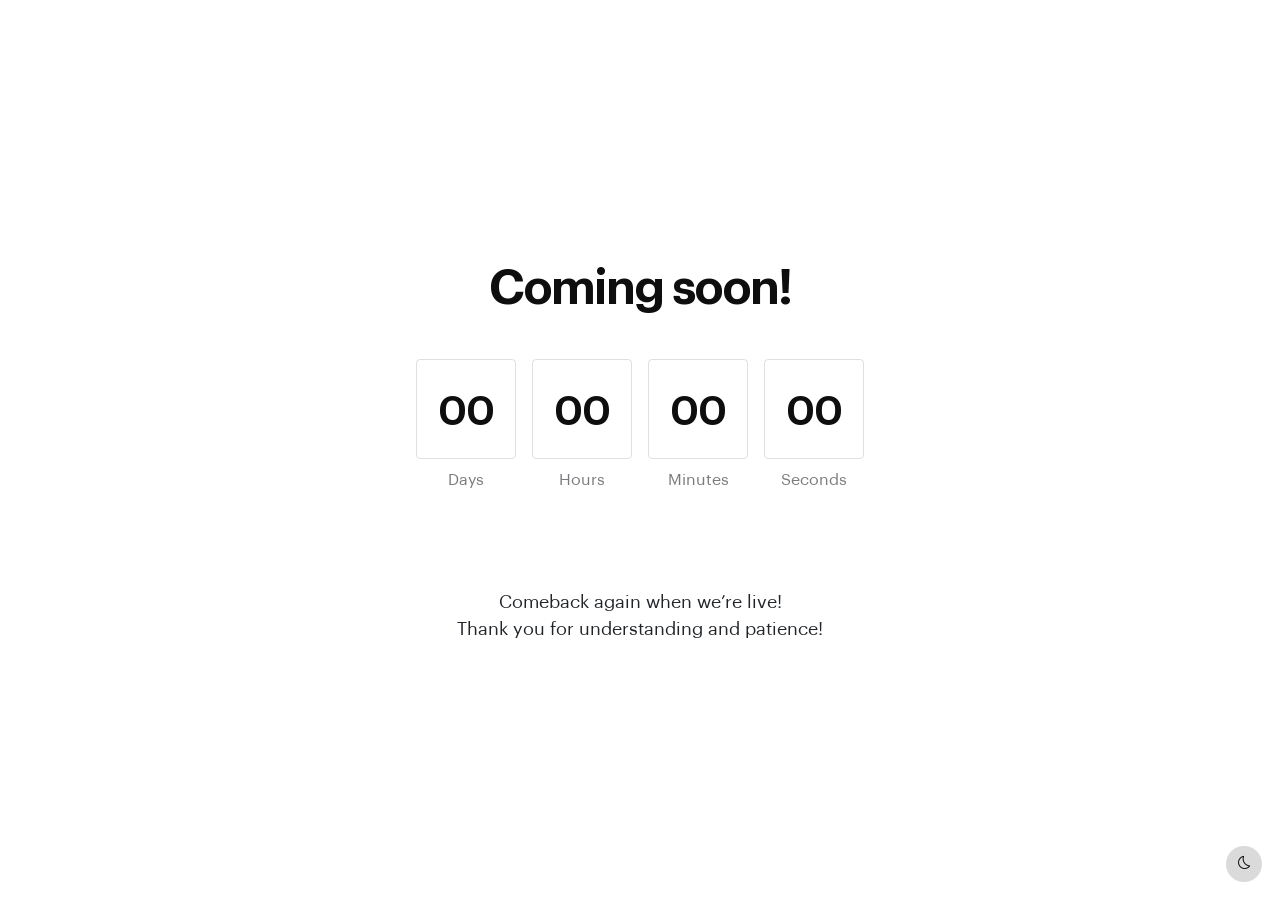
<file: coming-soon.html>
<!DOCTYPE html>
<html lang="en" dir="ltr">
    <head>
        <meta charset="UTF-8">
        <meta name="viewport" content="width=device-width, initial-scale=1.0">
        <title>Coming Soon</title>
        <meta name="description" content="#">
        <meta name="keywords" content="#">
        <link rel="canonical" href="#">
        <meta name="theme-color" content="#">

        <!-- Open Graph Tags -->
        <meta property="og:locale" content="en_US">
        <meta property="og:type" content="website">
        <meta property="og:title" content="Blagosvet">
        <meta property="og:description" content="#">
        <meta property="og:url" content="#">
        <meta property="og:site_name" content="Blagosvet">
        <meta property="og:image" content="#">
        <meta property="og:image:width" content="1180">
        <meta property="og:image:height" content="600">
        <meta property="og:image:type" content="image/png">

        <!-- Twitter Card Tags -->
        <meta name="twitter:card" content="summary_large_image">
        <meta name="twitter:title" content="Blagosvet">
        <meta name="twitter:description" content="#">
        <meta name="twitter:image" content="#">

        <link rel="canonical" href="#">

        <!-- preload head styles -->
        <link rel="preload" href="../assets/css/unicons.min.css" as="style">
        <link rel="preload" href="../assets/css/swiper-bundle.min.css" as="style">

        <!-- preload footer scripts -->
        <link rel="preload" href="../assets/js/libs/jquery.min.js" as="script">
        <link rel="preload" href="../assets/js/libs/scrollmagic.min.js" as="script">
        <link rel="preload" href="../assets/js/libs/swiper-bundle.min.js" as="script">
        <link rel="preload" href="../assets/js/libs/anime.min.js" as="script">
        <link rel="preload" href="../assets/js/helpers/data-attr-helper.js" as="script">
        <link rel="preload" href="../assets/js/helpers/swiper-helper.js" as="script">
        <link rel="preload" href="../assets/js/helpers/anime-helper.js" as="script">
        <link rel="preload" href="../assets/js/helpers/anime-helper-defined-timelines.js" as="script">
        <link rel="preload" href="../assets/js/uikit-components-bs.js" as="script">
        <link rel="preload" href="../assets/js/app.js" as="script">

        <!-- app head for bootstrap core -->
        <script src="../assets/js/app-head-bs.js"></script>

        <!-- include uni-core components -->
        <link rel="stylesheet" href="../assets/js/uni-core/css/uni-core.min.css">

        <!-- include styles -->
        <link rel="stylesheet" href="../assets/css/unicons.min.css">
        <link rel="stylesheet" href="../assets/css/prettify.min.css">
        <link rel="stylesheet" href="../assets/css/swiper-bundle.min.css">

        <!-- include main style -->
        <link rel="stylesheet" href="../assets/css/theme/main.min.purge.css">

        <!-- include scripts -->
        <script src="../assets/js/uni-core/js/uni-core-bundle.min.js"></script>
    </head>
    <body class="uni-body bg-white text-gray-900 dark:bg-gray-900 dark:text-gray-200 overflow-x-hidden">

        <!--  Bottom Actions Sticky -->
        <div class="backtotop-wrap position-fixed bottom-0 end-0 z-99 m-2 vstack">
            <div class="darkmode-trigger cstack w-40px h-40px rounded-circle text-none bg-gray-100 dark:bg-gray-700 dark:text-white" data-darkmode-toggle="">
                <label class="switch">
                    <span class="sr-only">Dark mode toggle</span>
                    <input type="checkbox">
                    <span class="slider fs-5"></span>
                </label>
            </div>
            <a class="btn btn-sm bg-primary text-white w-40px h-40px rounded-circle" href="to_top" data-uc-backtotop>
                <i class="icon-2 unicon-chevron-up"></i>
            </a>
        </div>

        <!-- Wrapper start -->
        <div id="wrapper" class="wrap overflow-x-hidden">
            <div class="section bg-white dark:bg-gray-900 text-dark dark:text-white">
                <div class="container max-w-xl">
                    <div class="panel vstack justify-center items-center gap-2 sm:gap-4 text-center h-screen">
                        <h2 class="h3 sm:h1">Coming soon!</h2>
                        <div class="row child-cols-3 items-center justify-center g-1 sm:g-2" data-uc-countdown="date: 2024-04-07T16:09:10+00:00">
                            <div>
                                <div>
                                    <div class="cstack h4 sm:h2 w-64px h-64px sm:min-w-100px sm:min-h-100px py-2 border rounded uc-countdown-days"></div>
                                    <div class="uc-countdown-label mt-1 text-center d-none sm:d-block opacity-60">Days</div>
                                </div>
                            </div>
                            <div>
                                <div>
                                    <div class="cstack h4 sm:h2 w-64px h-64px sm:min-w-100px sm:min-h-100px py-2 border rounded uc-countdown-hours"></div>
                                    <div class="uc-countdown-label mt-1 text-center d-none sm:d-block opacity-60">Hours</div>
                                </div>
                            </div>
                            <div>
                                <div>
                                    <div class="cstack h4 sm:h2 w-64px h-64px sm:min-w-100px sm:min-h-100px py-2 border rounded uc-countdown-minutes"></div>
                                    <div class="uc-countdown-label mt-1 text-center d-none sm:d-block opacity-60">Minutes</div>
                                </div>
                            </div>
                            <div>
                                <div>
                                    <div class="cstack h4 sm:h2 w-64px h-64px sm:min-w-100px sm:min-h-100px py-2 border rounded uc-countdown-seconds"></div>
                                    <div class="uc-countdown-label mt-1 text-center d-none sm:d-block opacity-60">Seconds</div>
                                </div>
                            </div>
                        </div>
                        <p class="fs-6 xl:fs-5 mt-8">
                            Comeback again when we’re live! <br>
                            Thank you for understanding and patience!
                        </p>
                    </div>
                </div>
            </div>
        </div>

        <!-- Wrapper end -->

        <!-- include jquery & bootstrap js -->
        <script defer src="../assets/js/libs/jquery.min.js"></script>
        <script defer src="../assets/js/libs/bootstrap.min.js"></script>

        <!-- include scripts -->
        <script defer src="../assets/js/libs/anime.min.js"></script>
        <script defer src="../assets/js/libs/swiper-bundle.min.js"></script>
        <script defer src="../assets/js/libs/scrollmagic.min.js"></script>
        <script defer src="../assets/js/helpers/data-attr-helper.js"></script>
        <script defer src="../assets/js/helpers/swiper-helper.js"></script>
        <script defer src="../assets/js/helpers/anime-helper.js"></script>
        <script defer src="../assets/js/helpers/anime-helper-defined-timelines.js"></script>
        <script defer src="../assets/js/uikit-components-bs.js"></script>

        <!-- include app script -->
        <script defer src="../assets/js/app.js"></script>

        <script>
            // Schema toggle via URL
            const queryString = window.location.search;
            const urlParams = new URLSearchParams(queryString);
            const getSchema = urlParams.get("schema");
            if (getSchema === "dark") {
                setDarkMode(1);
            } else if (getSchema === "light") {
                setDarkMode(0);
            }
        </script>
    </body>
</html>
</file>
<file: assets/css/theme/main.min.purge.css>
@charset "UTF-8";
@import url(https://fonts.googleapis.com/css2?family=Inter+Tight:ital,wght@0,300..700;1,300..700&family=Inter:wght@300..700&family=IBM+Plex+Sans+Arabic:wght@400;500;700&display=swap);

@font-face {
    font-family: Graphik;
    src: local("Graphik Regular"), url(../../fonts/graphik/Graphik-Regular.woff2), url(../../fonts/graphik/Graphik-Regular.woff);
    font-weight: 400;
    text-rendering: optimizeLegibility;
    font-display: swap;
    ascent-override: 100%
}

@font-face {
    font-family: Graphik;
    src: local("Graphik Medium"), url(../../fonts/graphik/Graphik-Medium.woff2), url(../../fonts/graphik/Graphik-Medium.woff);
    font-weight: 500;
    text-rendering: optimizeLegibility;
    font-display: swap;
    ascent-override: 100%
}

@font-face {
    font-family: Graphik;
    src: local("Graphik Semibold"), url(../../fonts/graphik/Graphik-Semibold.woff2), url(../../fonts/graphik/Graphik-Semibold.woff);
    font-weight: 700;
    text-rendering: optimizeLegibility;
    font-display: swap;
    ascent-override: 100%
}

@font-face {
    font-family: "Mabry Pro";
    src: local("Mabry Pro Regular"), url(../../fonts/mabry-pro/MabryPro-Regular.woff2), url(../../fonts/mabry-pro/MabryPro-Regular.woff);
    font-weight: 400;
    text-rendering: optimizeLegibility;
    font-display: swap;
    ascent-override: 90%
}

@font-face {
    font-family: "Mabry Pro";
    src: local("Mabry Pro Bold"), url(../../fonts/mabry-pro/MabryPro-Bold.woff2), url(../../fonts/mabry-pro/MabryPro-Bold.woff);
    font-weight: 700;
    text-rendering: optimizeLegibility;
    font-display: swap;
    ascent-override: 90%
}

:root {
    --font-family-primary: "Graphik", "IBM Plex Sans Arabic", sans-serif;
    --font-family-secondary: "Graphik", "IBM Plex Sans Arabic", serif;
    --font-family-tertiary: "Graphik", "IBM Plex Sans Arabic", serif;
    --font-family-serif: serif, "IBM Plex Sans Arabic", -apple-system, BlinkMacSystemFont, "Segoe UI", Roboto, "Helvetica Neue", Arial, "Noto Sans", sans-serif, "Apple Color Emoji", "Segoe UI Emoji", "Segoe UI Symbol", "Noto Color Emoji";
    --font-family-script: Segoe Script, "IBM Plex Sans Arabic", -apple-system, BlinkMacSystemFont, "Segoe UI", Roboto, "Helvetica Neue", Arial, "Noto Sans", sans-serif, "Apple Color Emoji", "Segoe UI Emoji", "Segoe UI Symbol", "Noto Color Emoji";
    --font-family-mono: monospace, "IBM Plex Sans Arabic", -apple-system, BlinkMacSystemFont, "Segoe UI", Roboto, "Helvetica Neue", Arial, "Noto Sans", sans-serif, "Apple Color Emoji", "Segoe UI Emoji", "Segoe UI Symbol", "Noto Color Emoji";
    --font-weight-ultralight: 100;
    --font-weight-lighter: 200;
    --font-weight-light: 300;
    --font-weight-normal: 400;
    --font-weight-medium: 500;
    --font-weight-semibold: 600;
    --font-weight-bold: 700;
    --font-weight-bolder: 800;
    --font-weight-ultrabold: 900;
    --font-text-family: var(--font-family-primary);
    --font-text-weight: 400;
    --font-heading-family: var(--font-family-secondary);
    --font-heading-weight: 700;
    --font-display-family: var(--font-family-secondary);
    --font-display-weight: 700;
    --font-code-family: var(--font-family-code);
    --font-code-weight: 400;
    --root-size: 1rem;
    --radius: 4px;
    --border-size: 1px;
    --border-color: rgba(131, 131, 131, 0.25);
    --shadow-color: rgba(0, 0, 0, 0.15);
    --contrast-ratio: 2;
    --breakpoints-xs: 0;
    --breakpoints-sm: 576px;
    --breakpoints-md: 768px;
    --breakpoints-lg: 992px;
    --breakpoints-xl: 1200px;
    --breakpoints-xxl: 1400px;
    --color-gray: #45454c;
    --color-gray-10: #f9f9fa;
    --color-gray-25: #f6f6f6;
    --color-gray-50: #ececed;
    --color-gray-100: #dadadb;
    --color-gray-200: #b5b5b7;
    --color-gray-300: #8f8f94;
    --color-gray-400: #6a6a70;
    --color-gray-500: #45454c;
    --color-gray-600: #37373d;
    --color-gray-700: #29292e;
    --color-gray-800: #1c1c1e;
    --color-gray-900: #0e0e0f;
    --color-slate: #6b7280;
    --color-slate-10: #fbfbfb;
    --color-slate-25: #f8f8f9;
    --color-slate-50: #f0f1f2;
    --color-slate-100: #e1e3e6;
    --color-slate-200: #c4c7cc;
    --color-slate-300: #a6aab3;
    --color-slate-400: #898e99;
    --color-slate-500: #6b7280;
    --color-slate-600: #565b66;
    --color-slate-700: #40444d;
    --color-slate-800: #2b2e33;
    --color-slate-900: #15171a;
    --color-primary: #12715B;
    --color-primary-10: #f8fbfa;
    --color-primary-25: #f3f8f7;
    --color-primary-50: #e7f1ef;
    --color-primary-100: #d0e3de;
    --color-primary-200: #a0c6bd;
    --color-primary-300: #71aa9d;
    --color-primary-400: #418d7c;
    --color-primary-500: #12715B;
    --color-primary-600: #0e5a49;
    --color-primary-700: #0b4437;
    --color-primary-800: #072d24;
    --color-primary-900: #041712;
    --color-secondary: #f5eee9;
    --color-secondary-10: #fffefe;
    --color-secondary-25: #fffefe;
    --color-secondary-50: #fefdfd;
    --color-secondary-100: #fdfcfb;
    --color-secondary-200: #fbf8f6;
    --color-secondary-300: #f9f5f2;
    --color-secondary-400: #f7f1ed;
    --color-secondary-500: #f5eee9;
    --color-secondary-600: #c4beba;
    --color-secondary-700: #938f8c;
    --color-secondary-800: #625f5d;
    --color-secondary-900: #31302f;
    --color-info: #0099cc;
    --color-info-10: #f7fcfd;
    --color-info-25: #f2fafc;
    --color-info-50: #e6f5fa;
    --color-info-100: #ccebf5;
    --color-info-200: #99d6eb;
    --color-info-300: #66c2e0;
    --color-info-400: #33add6;
    --color-info-500: #0099cc;
    --color-info-600: #007aa3;
    --color-info-700: #005c7a;
    --color-info-800: #003d52;
    --color-info-900: #001f29;
    --color-success: #4CAF50;
    --color-success-10: #fafdfa;
    --color-success-25: #f6fbf6;
    --color-success-50: #edf7ee;
    --color-success-100: #dbefdc;
    --color-success-200: #b7dfb9;
    --color-success-300: #94cf96;
    --color-success-400: #70bf73;
    --color-success-500: #4CAF50;
    --color-success-600: #3d8c40;
    --color-success-700: #2e6930;
    --color-success-800: #1e4620;
    --color-success-900: #0f2310;
    --color-warning: #ffb307;
    --color-warning-10: #fffdf8;
    --color-warning-25: #fffbf3;
    --color-warning-50: #fff7e6;
    --color-warning-100: #fff0cd;
    --color-warning-200: #ffe19c;
    --color-warning-300: #ffd16a;
    --color-warning-400: #ffc239;
    --color-warning-500: #ffb307;
    --color-warning-600: #cc8f06;
    --color-warning-700: #996b04;
    --color-warning-800: #664803;
    --color-warning-900: #332401;
    --color-danger: #e44b4b;
    --color-danger-10: #fefafa;
    --color-danger-25: #fef6f6;
    --color-danger-50: #fceded;
    --color-danger-100: #fadbdb;
    --color-danger-200: #f4b7b7;
    --color-danger-300: #ef9393;
    --color-danger-400: #e96f6f;
    --color-danger-500: #e44b4b;
    --color-danger-600: #b63c3c;
    --color-danger-700: #892d2d;
    --color-danger-800: #5b1e1e;
    --color-danger-900: #2e0f0f;
    --color-blue: #078af3;
    --color-blue-10: #f8fbff;
    --color-blue-25: #f3f9fe;
    --color-blue-50: #e6f3fe;
    --color-blue-100: #cde8fd;
    --color-blue-200: #9cd0fa;
    --color-blue-300: #6ab9f8;
    --color-blue-400: #39a1f5;
    --color-blue-500: #078af3;
    --color-blue-600: #066ec2;
    --color-blue-700: #045392;
    --color-blue-800: #033761;
    --color-blue-900: #011c31;
    --color-indigo: #553cdf;
    --color-indigo-10: #faf9fe;
    --color-indigo-25: #f7f5fd;
    --color-indigo-50: #eeecfc;
    --color-indigo-100: #ddd8f9;
    --color-indigo-200: #bbb1f2;
    --color-indigo-300: #998aec;
    --color-indigo-400: #7763e5;
    --color-indigo-500: #553cdf;
    --color-indigo-600: #4430b2;
    --color-indigo-700: #332486;
    --color-indigo-800: #221859;
    --color-indigo-900: #110c2d;
    --color-purple: #8921e4;
    --color-purple-10: #fbf8fe;
    --color-purple-25: #f9f4fe;
    --color-purple-50: #f3e9fc;
    --color-purple-100: #e7d3fa;
    --color-purple-200: #d0a6f4;
    --color-purple-300: #b87aef;
    --color-purple-400: #a14de9;
    --color-purple-500: #8921e4;
    --color-purple-600: #6e1ab6;
    --color-purple-700: #521489;
    --color-purple-800: #370d5b;
    --color-purple-900: #1b072e;
    --color-red: #ea4335;
    --color-red-10: #fef9f9;
    --color-red-25: #fef6f5;
    --color-red-50: #fdeceb;
    --color-red-100: #fbd9d7;
    --color-red-200: #f7b4ae;
    --color-red-300: #f28e86;
    --color-red-400: #ee695d;
    --color-red-500: #ea4335;
    --color-red-600: #bb362a;
    --color-red-700: #8c2820;
    --color-red-800: #5e1b15;
    --color-red-900: #2f0d0b;
    --color-rose: #d20e4f;
    --color-rose-10: #fef8fa;
    --color-rose-25: #fdf3f6;
    --color-rose-50: #fbe7ed;
    --color-rose-100: #f6cfdc;
    --color-rose-200: #ed9fb9;
    --color-rose-300: #e46e95;
    --color-rose-400: #db3e72;
    --color-rose-500: #d20e4f;
    --color-rose-600: #a80b3f;
    --color-rose-700: #7e082f;
    --color-rose-800: #540620;
    --color-rose-900: #2a0310;
    --color-pink: #f06b9d;
    --color-pink-10: #fffbfc;
    --color-pink-25: #fef8fa;
    --color-pink-50: #fef0f5;
    --color-pink-100: #fce1eb;
    --color-pink-200: #f9c4d8;
    --color-pink-300: #f6a6c4;
    --color-pink-400: #f389b1;
    --color-pink-500: #f06b9d;
    --color-pink-600: #c0567e;
    --color-pink-700: #90405e;
    --color-pink-800: #602b3f;
    --color-pink-900: #30151f;
    --color-orange: #fb6b1e;
    --color-orange-10: #fffbf8;
    --color-orange-25: #fff8f4;
    --color-orange-50: #fff0e9;
    --color-orange-100: #fee1d2;
    --color-orange-200: #fdc4a5;
    --color-orange-300: #fda678;
    --color-orange-400: #fc894b;
    --color-orange-500: #fb6b1e;
    --color-orange-600: #c95618;
    --color-orange-700: #974012;
    --color-orange-800: #642b0c;
    --color-orange-900: #321506;
    --color-yellow: #fcbc05;
    --color-yellow-10: #fffdf8;
    --color-yellow-25: #fffcf3;
    --color-yellow-50: #fff8e6;
    --color-yellow-100: #fef2cd;
    --color-yellow-200: #fee49b;
    --color-yellow-300: #fdd769;
    --color-yellow-400: #fdc937;
    --color-yellow-500: #fcbc05;
    --color-yellow-600: #ca9604;
    --color-yellow-700: #977103;
    --color-yellow-800: #654b02;
    --color-yellow-900: #322601;
    --color-green: #34a853;
    --color-green-10: #f9fcfa;
    --color-green-25: #f5fbf6;
    --color-green-50: #ebf6ee;
    --color-green-100: #d6eedd;
    --color-green-200: #aedcba;
    --color-green-300: #85cb98;
    --color-green-400: #5db975;
    --color-green-500: #34a853;
    --color-green-600: #2a8642;
    --color-green-700: #1f6532;
    --color-green-800: #154321;
    --color-green-900: #0a2211;
    --color-lime: #aef359;
    --color-lime-10: #fdfffa;
    --color-lime-25: #fbfef7;
    --color-lime-50: #f7feee;
    --color-lime-100: #effdde;
    --color-lime-200: #dffabd;
    --color-lime-300: #cef89b;
    --color-lime-400: #bef57a;
    --color-lime-500: #aef359;
    --color-lime-600: #8bc247;
    --color-lime-700: #689235;
    --color-lime-800: #466124;
    --color-lime-900: #233112;
    --color-teal: #06f6c6;
    --color-teal-10: #f8fffd;
    --color-teal-25: #f3fffc;
    --color-teal-50: #e6fef9;
    --color-teal-100: #cdfdf4;
    --color-teal-200: #9bfbe8;
    --color-teal-300: #6afadd;
    --color-teal-400: #38f8d1;
    --color-teal-500: #06f6c6;
    --color-teal-600: #05c59e;
    --color-teal-700: #049477;
    --color-teal-800: #02624f;
    --color-teal-900: #013128;
    --color-cyan: #38e1ff;
    --color-cyan-10: #f9feff;
    --color-cyan-25: #f5feff;
    --color-cyan-50: #ebfcff;
    --color-cyan-100: #d7f9ff;
    --color-cyan-200: #aff3ff;
    --color-cyan-300: #88edff;
    --color-cyan-400: #60e7ff;
    --color-cyan-500: #38e1ff;
    --color-cyan-600: #2db4cc;
    --color-cyan-700: #228799;
    --color-cyan-800: #165a66;
    --color-cyan-900: #0b2d33;
    --colors-accent-primary: var(--color-primary);
    --colors-accent-secondary: var(--color-secondary);
    --colors-accent-success: var(--color-success);
    --colors-accent-warning: var(--color-warning);
    --colors-accent-danger: var(--color-danger);
    --colors-accent-muted: var(--color-gray-400);
    --colors-button-primary: var(--color-primary);
    --colors-button-secondary: var(--color-secondary);
    --colors-button-success: var(--color-success);
    --colors-button-warning: var(--color-warning);
    --colors-button-danger: var(--color-danger);
    --colors-button-muted: var(--color-muted);
    --colors-button-primary-hover: var(--color-primary-600);
    --colors-button-secondary-hover: var(--color-secondary-600);
    --colors-button-success-hover: var(--color-success-600);
    --colors-button-warning-hover: var(--color-warning-600);
    --colors-button-danger-hover: var(--color-danger-600);
    --colors-button-muted-hover: var(--color-muted-600);
    --colors-form-primary: var(--color-primary);
    --colors-form-secondary: var(--color-secondary);
    --colors-form-success: var(--color-success);
    --colors-form-warning: var(--color-warning);
    --colors-form-danger: var(--color-danger);
    --colors-form-muted: var(--color-muted);
    --colors-card-primary: var(--color-primary);
    --colors-card-secondary: var(--color-secondary);
    --colors-card-success: var(--color-success);
    --colors-card-warning: var(--color-warning);
    --colors-card-danger: var(--color-danger);
    --colors-card-muted: var(--color-muted);
    --colors-background-primary: var(--color-primary);
    --colors-background-secondary: var(--color-secondary);
    --colors-background-success: var(--color-success);
    --colors-background-warning: var(--color-warning);
    --colors-background-danger: var(--color-danger);
    --colors-background-muted: var(--color-muted);
    --colors-text-primary: var(--color-primary);
    --colors-text-secondary: var(--color-secondary);
    --colors-text-success: var(--color-success);
    --colors-text-warning: var(--color-warning);
    --colors-text-danger: var(--color-danger);
    --colors-text-muted: var(--color-muted);
    --colors-label-primary: var(--color-primary);
    --colors-label-secondary: var(--color-secondary);
    --colors-label-success: var(--color-success);
    --colors-label-warning: var(--color-warning);
    --colors-label-danger: var(--color-danger);
    --colors-label-muted: var(--color-muted);
    --colors-alert-primary: var(--color-primary);
    --colors-alert-secondary: var(--color-secondary);
    --colors-alert-success: var(--color-success);
    --colors-alert-warning: var(--color-warning);
    --colors-alert-danger: var(--color-danger);
    --colors-alert-muted: var(--color-muted);
    --sizes-text-3xs-size: 0.75rem;
    --sizes-text-3xs-lh: 1.5;
    --sizes-text-3xs-lp: 0rem;
    --sizes-text-2xs-size: 0.875rem;
    --sizes-text-2xs-lh: 1.5;
    --sizes-text-2xs-lp: 0rem;
    --sizes-text-xs-size: 1rem;
    --sizes-text-xs-lh: 1.5;
    --sizes-text-xs-lp: 0rem;
    --sizes-text-sm-size: 1.125rem;
    --sizes-text-sm-lh: 1.5;
    --sizes-text-sm-lp: 0rem;
    --sizes-text-md-size: 1.25rem;
    --sizes-text-md-lh: 1.5;
    --sizes-text-md-lp: 0rem;
    --sizes-text-lg-size: 1.5rem;
    --sizes-text-lg-lh: 1.5;
    --sizes-text-lg-lp: 0rem;
    --sizes-text-xl-size: 1.75rem;
    --sizes-text-xl-lh: 1.5;
    --sizes-text-xl-lp: 0rem;
    --sizes-text-2xl-size: 2rem;
    --sizes-text-2xl-lh: 1.5;
    --sizes-text-2xl-lp: 0rem;
    --sizes-heading-display-1-size: 8rem;
    --sizes-heading-display-1-lh: 1;
    --sizes-heading-display-1-lp: -0.32rem;
    --sizes-heading-display-2-size: 6rem;
    --sizes-heading-display-2-lh: 1;
    --sizes-heading-display-2-lp: -0.24rem;
    --sizes-heading-display-3-size: 5rem;
    --sizes-heading-display-3-lh: 1;
    --sizes-heading-display-3-lp: -0.2rem;
    --sizes-heading-display-4-size: 4.5rem;
    --sizes-heading-display-4-lh: 1;
    --sizes-heading-display-4-lp: -0.18rem;
    --sizes-heading-display-5-size: 4rem;
    --sizes-heading-display-5-lh: 1;
    --sizes-heading-display-5-lp: -0.16rem;
    --sizes-heading-display-6-size: 3.5rem;
    --sizes-heading-display-6-lh: 1;
    --sizes-heading-display-6-lp: -0.14rem;
    --sizes-heading-h1-size: 3rem;
    --sizes-heading-h1-lh: 1.1;
    --sizes-heading-h1-lp: -0.12rem;
    --sizes-heading-h2-size: 2.5rem;
    --sizes-heading-h2-lh: 1.1;
    --sizes-heading-h2-lp: -0.08rem;
    --sizes-heading-h3-size: 2rem;
    --sizes-heading-h3-lh: 1.1;
    --sizes-heading-h3-lp: -0.07rem;
    --sizes-heading-h4-size: 1.5rem;
    --sizes-heading-h4-lh: 1.2;
    --sizes-heading-h4-lp: -0.06rem;
    --sizes-heading-h5-size: 1.25rem;
    --sizes-heading-h5-lh: 1.2;
    --sizes-heading-h5-lp: -0.05rem;
    --sizes-heading-h6-size: 1rem;
    --sizes-heading-h6-lh: 1.2;
    --sizes-heading-h6-lp: -0.004rem;
    --sizes-container-xs: 784px;
    --sizes-container-sm: 992px;
    --sizes-container-md: 1200px;
    --sizes-container-lg: 1376px;
    --sizes-container-xl: 1600px;
    --sizes-grid-narrow: 0.25rem;
    --sizes-grid-2xs: 0.5rem;
    --sizes-grid-xs: 1rem;
    --sizes-grid-sm: 1.5rem;
    --sizes-grid-md: 2rem;
    --sizes-grid-lg: 2.5rem;
    --sizes-grid-xl: 3rem;
    --sizes-grid-2xl: 3.5rem;
    --sizes-grid-3xl: 4rem;
    --sizes-grid-4xl: 5rem;
    --sizes-grid-5xl: 8rem;
    --sizes-spacing-narrow: 0.25rem;
    --sizes-spacing-2xs: 0.5rem;
    --sizes-spacing-xs: 1rem;
    --sizes-spacing-sm: 1.5rem;
    --sizes-spacing-md: 2rem;
    --sizes-spacing-lg: 2.5rem;
    --sizes-spacing-xl: 3rem;
    --sizes-spacing-2xl: 3.5rem;
    --sizes-spacing-3xl: 4rem;
    --sizes-spacing-4xl: 6rem;
    --sizes-spacing-5xl: 8rem;
    --sizes-button-height: 48px;
    --sizes-button-px: 1rem;
    --sizes-button-text: 1rem;
    --sizes-button-radius: var(--radius);
    --sizes-button-2xs-height: 24px;
    --sizes-button-2xs-px: 0.25rem;
    --sizes-button-2xs-text: 0.8rem;
    --sizes-button-2xs-radius: var(--radius);
    --sizes-button-xs-height: 32px;
    --sizes-button-xs-px: 0.5rem;
    --sizes-button-xs-text: 0.825rem;
    --sizes-button-xs-radius: var(--radius);
    --sizes-button-sm-height: 40px;
    --sizes-button-sm-px: 0.75rem;
    --sizes-button-sm-text: 1rem;
    --sizes-button-sm-radius: var(--radius);
    --sizes-button-md-height: 48px;
    --sizes-button-md-px: 1rem;
    --sizes-button-md-text: 1rem;
    --sizes-button-md-radius: var(--radius);
    --sizes-button-lg-height: 56px;
    --sizes-button-lg-px: 1.5rem;
    --sizes-button-lg-text: 1.125rem;
    --sizes-button-lg-radius: var(--radius);
    --sizes-button-xl-height: 64px;
    --sizes-button-xl-px: 2rem;
    --sizes-button-xl-text: 1.25rem;
    --sizes-button-xl-radius: var(--radius);
    --sizes-button-2xl-height: 80px;
    --sizes-button-2xl-px: 3rem;
    --sizes-button-2xl-text: 1.5rem;
    --sizes-button-2xl-radius: var(--radius);
    --sizes-form-height: 48px;
    --sizes-form-px: 1rem;
    --sizes-form-text: 1rem;
    --sizes-form-2xs-height: 24px;
    --sizes-form-2xs-px: 0.5rem;
    --sizes-form-2xs-text: 0.75rem;
    --sizes-form-xs-height: 32px;
    --sizes-form-xs-px: 0.5rem;
    --sizes-form-xs-text: 0.875rem;
    --sizes-form-sm-height: 40px;
    --sizes-form-sm-px: 0.75rem;
    --sizes-form-sm-text: 1rem;
    --sizes-form-md-height: 48px;
    --sizes-form-md-px: 1rem;
    --sizes-form-md-text: 1rem;
    --sizes-form-lg-height: 56px;
    --sizes-form-lg-px: 1.5rem;
    --sizes-form-lg-text: 1.125rem;
    --sizes-form-xl-height: 64px;
    --sizes-form-xl-px: 1.25rem;
    --sizes-form-xl-text: 1.25rem;
    --sizes-form-2xl-height: 80px;
    --sizes-form-2xl-px: 1.5rem;
    --sizes-form-2xl-text: 1.5rem;
    --sizes-icon-2xs: 16px;
    --sizes-icon-xs: 20px;
    --sizes-icon-sm: 24px;
    --sizes-icon-md: 32px;
    --sizes-icon-lg: 48px;
    --sizes-icon-xl: 64px;
    --sizes-icon-2xl: 80px;
    --sizes-rouneded-: var(--radius);
    --sizes-rouneded-1: 4px;
    --sizes-rouneded-2: 16px;
    --sizes-rouneded-3: 24px;
    --sizes-rouneded-4: 32px;
    --sizes-rouneded-5: 40px;
    --sizes-rouneded-6: 48px;
    --sizes-rouneded-7: 56px;
    --sizes-rouneded-8: 64px;
    --sizes-blur-1: 4px;
    --sizes-blur-2: 8px;
    --sizes-blur-3: 16px;
    --sizes-blur-4: 24px;
    --sizes-blur-5: 32px;
    --sizes-blur-6: 48px;
    --sizes-blur-7: 64px;
    --sizes-blur-8: 80px;
    --sizes-blur-9: 96px;
    --sizes-blur-10: 128px;
    --sizes-shadow-xs: 0 0.125rem 0.25rem -0.1rem var(--shadow-color);
    --sizes-shadow-sm: 0 0.25rem 0.5rem -0.1rem var(--shadow-color);
    --sizes-shadow: 0 0.5rem 1rem -0.1rem var(--shadow-color);
    --sizes-shadow-lg: 0 1rem 1.5rem -0.1rem var(--shadow-color);
    --sizes-shadow-xl: 0 1.5rem 2rem -0.1rem var(--shadow-color);
    --sizes-shadow-2xl: 0 2rem 2.5rem -0.1rem var(--shadow-color);
    --sizes-table-xs: 0.5rem;
    --sizes-table-sm: 0.75rem;
    --sizes-table: 1rem;
    --sizes-table-md: 1.25rem;
    --sizes-table-lg: 1.5rem;
    --body-font-typeface: var(--font-text-family);
    --body-font-size: var(--root-size);
    --body-font-weight: var(--font-text-weight);
    --body-font-spacing: normal;
    --body-color-background: transparent;
    --body-color-text: var(--color-gray-900);
    --heading-font-typeface: var(--font-heading-family);
    --heading-font-weight: var(--font-heading-weight);
    --heading-font-style: normal;
    --heading-font-spacing: normal;
    --heading-font-transform: initial;
    --heading-color-text: inherit;
    --link-color-text: var(--color-primary);
    --link-color-text-hover: var(--color-primary-60);
    --button-font-typeface: var(--font-family-tertiary);
    --button-font-weight: 500;
    --button-font-line-height: initial;
    --button-font-spacing: normal;
    --button-font-transform: initial;
    --button-border-width: 2px;
    --button-border-radius: var(--radius);
    --button-color-text: white;
    --button-radius: 0;
    --form-font-typeface: var(--font-text-family);
    --form-font-size: var(--sizes-form-medium-text);
    --form-font-weight: 400;
    --form-font-line-height: 1.25rem;
    --form-font-spacing: normal;
    --form-font-transform: initial;
    --form-color-text: var(--color-gray-900);
    --form-color-background: rgba(155, 155, 155, 0.15);
    --form-color-background-hover: rgba(155, 155, 155, 0.2);
    --form-color-background-disable: rgba(155, 155, 155, 0.4);
    --form-color-background-primary: var(--color-primary);
    --form-color-background-primary-hover: var(--color-primary-60);
    --form-color-placeholder: rgba(155, 155, 155, 0.7);
    --form-border-width: 0;
    --form-border-color: var(--border-color);
    --form-border-radius: var(--radius);
    --form-shadow-default: 0 0 0 1px var(--border-color);
    --form-shadow-hover: 0 0 0 1px var(--border-color);
    --form-shadow-focus: 0 0 0 2px var(--color-primary);
    --form-height: var(--sizes-form-medium-height);
    --form-dark-color-text: var(--color-white);
    --form-dark-color-background: rgba(155, 155, 155, 0.15);
    --form-dark-color-background-hover: rgba(155, 155, 155, 0.2);
    --form-dark-color-background-disable: rgba(155, 155, 155, 0.4);
    --form-dark-color-background-primary: var(--color-primary);
    --form-dark-color-background-primary-hover: var(--color-primary-60);
    --form-dark-color-placeholder: rgba(155, 155, 155, 0.5);
    --tab-font-size: var(--sizes-form-medium-text);
    --tab-font-weight: 700;
    --tab-font-spacing: normal;
    --tab-font-transform: initial;
    --tab-color-text: var(--color-gray-700);
    --tab-color-text-hover: var(--color-gray-800);
    --tab-color-text-active: var(--color-gray-900);
    --tab-border-width: 4px;
    --tab-border-color: var(--color-primary);
    --tab-border-radius: var(--radius);
    --tab-display: inline-flex;
    --tab-align-text: center;
    --tab-margin: 0;
    --tab-padding: 5px;
    --accordion-font-size: var(--sizes-form-large-text);
    --accordion-font-weight: 700;
    --accordion-font-spacing: normal;
    --accordion-font-transform: initial;
    --accordion-color-text: var(--color-gray-900);
    --accordion-color-text-active: var(--color-primary);
    --accordion-border-width: 1px;
    --accordion-border-color: var(--border-color);
    --accordion-margin: 20px;
    --accordion-padding: 20px;
    --alert-font-size: var(--sizes-form-medium-text);
    --alert-font-weight: 400;
    --alert-font-style: normal;
    --alert-font-spacing: normal;
    --alert-font-transform: initial;
    --alert-color-background: var(--color-gray-100);
    --alert-color-text: var(--color-gray-900);
    --alert-border-width: 0;
    --alert-border-radius: var(--radius);
    --alert-padding: 15px
}

:root {
    --bs-link-color: rgb(81, 81, 81) !important;
    --bs-link-hover-color: black !important
}

html {
    font-family: var(--body-font-typeface);
    font-size: var(--body-font-size, 1rem);
    font-weight: var(--body-font-weight, 400);
    letter-spacing: var(--body-font-spacing, normal);
    background-color: var(--body-color-background, inherit);
    color: var(--body-color-text, inherit);
    -moz-osx-font-smoothing: grayscale;
    -webkit-font-smoothing: antialiased;
    text-rendering: optimizeLegibility
}

body {
    font-family: var(--body-font-typeface);
    font-size: var(--body-font-size, 1rem);
    font-weight: var(--body-font-weight, 400);
    letter-spacing: var(--body-font-spacing, normal);
    background-color: var(--body-color-background, inherit);
    color: var(--body-color-text, inherit)
}

.link,
a {
    color: var(--link-color-text)
}

.link:hover,
a:hover {
    color: var(--link-color-text-hover)
}

.link {
    display: inline-flex;
    align-items: center;
    line-height: 16px
}

.display-5,
.h1,
.h2,
.h3,
.h4,
.h5,
.h6,
h1,
h2,
h3,
h4,
h5,
h6 {
    font-family: var(--heading-font-typeface, sans-serif) !important;
    font-weight: var(--heading-font-weight, 700);
    letter-spacing: var(--heading-font-spacing, normal);
    font-style: var(--heading-font-style, normal);
    text-transform: var(--heading-font-transform, initial);
    -moz-osx-font-smoothing: grayscale;
    -webkit-font-smoothing: antialiased;
    text-rendering: optimizeLegibility
}

.display-5,
.h1,
.h2,
.h3,
.h4,
.h5,
.h6,
h1,
h2,
h3,
h4,
h5,
h6 {
    color: var(--color-gray-900)
}

.display-5:where(.uc-dark),
.h1:where(.uc-dark),
.h2:where(.uc-dark),
.h3:where(.uc-dark),
.h4:where(.uc-dark),
.h5:where(.uc-dark),
.h6:where(.uc-dark),
:where(.uc-dark) .display-5,
:where(.uc-dark) .h1,
:where(.uc-dark) .h2,
:where(.uc-dark) .h3,
:where(.uc-dark) .h4,
:where(.uc-dark) .h5,
:where(.uc-dark) .h6,
:where(.uc-dark) h1,
:where(.uc-dark) h2,
:where(.uc-dark) h3,
:where(.uc-dark) h4,
:where(.uc-dark) h5,
:where(.uc-dark) h6,
h1:where(.uc-dark),
h2:where(.uc-dark),
h3:where(.uc-dark),
h4:where(.uc-dark),
h5:where(.uc-dark),
h6:where(.uc-dark) {
    color: #fff
}

.ft-primary {
    font-family: var(--font-family-primary) !important
}

.ft-secondary {
    font-family: var(--font-family-secondary) !important
}

.ft-tertiary {
    font-family: var(--font-family-tertiary) !important
}

.cstack {
    display: inline-flex;
    justify-content: center;
    align-items: center
}

.backtotop-wrap {
    transform: translateY(40px);
    transition: .2s ease
}

.backtotop-wrap [data-uc-backtotop] {
    opacity: 0
}

.backtotop-wrap.uc-active {
    gap: .5rem;
    transform: translateY(0)
}

.backtotop-wrap.uc-active [data-uc-backtotop] {
    opacity: 1
}

.sr-only:not(:focus):not(:active) {
    clip: rect(0 0 0 0);
    clip-path: inset(50%);
    height: 1px;
    overflow: hidden;
    position: absolute;
    white-space: nowrap;
    width: 1px
}

:not(pre)>code {
    font-family: var(--font-code-family) !important;
    font-size: .875rem;
    font-style: normal;
    line-height: 1.5rem;
    padding: 1px 4px;
    border-radius: 4px;
    color: var(--color-secondary-500)
}

:not(pre)>code {
    background-color: var(--color-gray-25) !important;
    border-color: var(--color-gray-800) !important
}

:not(pre)>code:where(.uc-dark),
:where(.uc-dark) :not(pre)>code {
    background-color: var(--color-gray-700) !important;
    border-color: var(--color-gray-300) !important
}

:not(pre)>code {
    position: relative;
    display: inline;
    font-size: .75rem;
    font-style: italic;
    background-color: rgba(136, 136, 136, .1)
}

.swiper:not(.swiper-initialized)>* {
    display: none
}

.panel {
    display: flow-root;
    position: relative;
    box-sizing: border-box
}

.panel>:last-child {
    margin-bottom: 0
}

.section {
    display: flow-root;
    position: relative;
    box-sizing: border-box
}

.media-cover {
    position: absolute;
    top: 0;
    right: 0;
    bottom: 0;
    left: 0;
    width: 100%;
    height: 100%;
    box-sizing: border-box;
    object-fit: cover
}

.position-cover {
    position: absolute;
    top: 0;
    right: 0;
    bottom: 0;
    left: 0
}

.hr,
.vr,
hr {
    display: inline-block;
    align-self: stretch;
    background-color: currentcolor;
    opacity: .25;
    margin: 0
}

.hr,
hr {
    height: 1px;
    min-width: 1em;
    border-top-color: var(--border-color)
}

.hr.border,
hr.border {
    border-bottom: 0 !important
}

.vr {
    width: 1px !important;
    min-height: 1em !important;
    border-left: 1px solid var(--border-color)
}

.vr.border {
    border-left: 0 !important
}

.hstack,
html.bp-lg .lg\:hstack,
html.bp-md .md\:hstack,
html.bp-sm .sm\:hstack {
    display: flex;
    flex-direction: row;
    align-items: center;
    align-self: stretch
}

.vstack {
    display: flex;
    flex-direction: column;
    flex: 1 1 auto;
    align-self: stretch
}

.cstack {
    display: flex;
    justify-content: center;
    align-items: center
}

[class*=ratio-] {
    position: relative;
    width: 100%
}

[class*=ratio-]::before {
    display: block;
    padding-top: var(--bs-aspect-ratio);
    content: ""
}

[class*=ratio-]>* {
    object-fit: cover
}

svg {
    color: currentColor
}

svg :not([fill=none]) {
    fill: currentColor
}

.uc-offcanvas-bar .uc-link:hover,
.uc-offcanvas-bar a:hover {
    transition: color .2s ease
}

.uc-offcanvas-bar .uc-link:hover,
.uc-offcanvas-bar a:hover {
    color: var(--color-gray-900)
}

.uc-offcanvas-bar .uc-link:hover:where(.uc-dark),
.uc-offcanvas-bar a:hover:where(.uc-dark),
:where(.uc-dark) .uc-offcanvas-bar .uc-link:hover,
:where(.uc-dark) .uc-offcanvas-bar a:hover {
    color: #fff
}

.uc-link {
    color: var(--color-primary)
}

.uc-link:hover {
    color: var(--color-primary-600)
}

.form-icon-group {
    position: relative;
    display: flex;
    flex-wrap: wrap;
    align-items: stretch;
    width: 100%
}

.form-icon-group .form-icon {
    display: inline-flex;
    align-items: center;
    justify-content: center;
    position: absolute;
    height: 100%;
    background: 0 0;
    border: 0;
    outline: 0;
    text-decoration: none;
    user-select: none
}

.form-icon-group .form-control+.form-icon,
.form-icon-group .form-control-plaintext+.form-icon {
    width: 3rem !important
}

.form-icon-group .form-control-plaintext.form-control-lg+.form-icon,
.form-icon-group .form-control.form-control-lg+.form-icon {
    width: 3.5rem !important
}

.form-icon-group .form-control-plaintext.form-control-sm+.form-icon,
.form-icon-group .form-control.form-control-sm+.form-icon {
    width: 2.5rem !important
}

.form-icon-group .form-control-plaintext.form-control-xs+.form-icon,
.form-icon-group .form-control.form-control-xs+.form-icon {
    width: 2rem !important
}

.form-icon-group:not(.form-icon-flip) .form-control,
.form-icon-group:not(.form-icon-flip) .form-control-plaintext {
    padding-left: 2.75rem !important
}

[dir=rtl] .form-icon-group:not(.form-icon-flip) .form-control,
[dir=rtl] .form-icon-group:not(.form-icon-flip) .form-control-plaintext {
    padding-left: 1rem !important;
    padding-right: 2.75rem !important
}

.form-icon-group:not(.form-icon-flip) .form-control-plaintext.form-control-lg,
.form-icon-group:not(.form-icon-flip) .form-control.form-control-lg {
    padding-left: 3.25rem !important
}

[dir=rtl] .form-icon-group:not(.form-icon-flip) .form-control-plaintext.form-control-lg,
[dir=rtl] .form-icon-group:not(.form-icon-flip) .form-control.form-control-lg {
    padding-left: 1rem !important;
    padding-right: 3.25rem !important
}

.form-icon-group:not(.form-icon-flip) .form-control-plaintext.form-control-sm,
.form-icon-group:not(.form-icon-flip) .form-control.form-control-sm {
    padding-left: 2.25rem !important
}

[dir=rtl] .form-icon-group:not(.form-icon-flip) .form-control-plaintext.form-control-sm,
[dir=rtl] .form-icon-group:not(.form-icon-flip) .form-control.form-control-sm {
    padding-left: 1rem !important;
    padding-right: 2.25rem !important
}

.form-icon-group:not(.form-icon-flip) .form-control-plaintext.form-control-xs,
.form-icon-group:not(.form-icon-flip) .form-control.form-control-xs {
    padding-left: 1.75rem !important
}

[dir=rtl] .form-icon-group:not(.form-icon-flip) .form-control-plaintext.form-control-xs,
[dir=rtl] .form-icon-group:not(.form-icon-flip) .form-control.form-control-xs {
    padding-left: 1rem !important;
    padding-right: 1.75rem !important
}

.form-icon-group.form-icon-flip .form-icon {
    right: 0
}

.form-icon-group.form-icon-flip .form-control,
.form-icon-group.form-icon-flip .form-control-plaintext {
    padding-right: 2.75rem !important
}

[dir=rtl] .form-icon-group.form-icon-flip .form-control,
[dir=rtl] .form-icon-group.form-icon-flip .form-control-plaintext {
    padding-right: 1rem !important;
    padding-left: 2.75rem !important
}

.form-icon-group.form-icon-flip .form-control-plaintext.form-control-lg,
.form-icon-group.form-icon-flip .form-control.form-control-lg {
    padding-right: 3.25rem !important
}

[dir=rtl] .form-icon-group.form-icon-flip .form-control-plaintext.form-control-lg,
[dir=rtl] .form-icon-group.form-icon-flip .form-control.form-control-lg {
    padding-right: 1rem !important;
    padding-left: 3.25rem !important
}

.form-icon-group.form-icon-flip .form-control-plaintext.form-control-sm,
.form-icon-group.form-icon-flip .form-control.form-control-sm {
    padding-right: 2.25rem !important
}

[dir=rtl] .form-icon-group.form-icon-flip .form-control-plaintext.form-control-sm,
[dir=rtl] .form-icon-group.form-icon-flip .form-control.form-control-sm {
    padding-right: 1rem !important;
    padding-left: 2.25rem !important
}

.form-icon-group.form-icon-flip .form-control-plaintext.form-control-xs,
.form-icon-group.form-icon-flip .form-control.form-control-xs {
    padding-right: 1.75rem !important
}

[dir=rtl] .form-icon-group.form-icon-flip .form-control-plaintext.form-control-xs,
[dir=rtl] .form-icon-group.form-icon-flip .form-control.form-control-xs {
    padding-right: 1rem !important;
    padding-left: 1.75rem !important
}

.form-control-xs {
    padding: 0 .5rem !important;
    min-height: 32px !important;
    font-size: .875rem !important
}

.form-control-sm,
html.bp-sm .sm\:form-control-sm {
    padding: 0 .75rem !important;
    min-height: 40px !important;
    font-size: 1rem !important
}

html.bp-lg .lg\:form-control-md {
    padding: 0 1rem !important;
    min-height: 48px !important;
    font-size: 1rem !important
}

.form-control-lg {
    padding: 0 1.5rem !important;
    min-height: 56px !important;
    font-size: 1.125rem !important
}

.form-control {
    border-color: var(--border-color) !important
}

.form-control {
    background-color: #fff !important
}

.form-control:where(.uc-dark),
:where(.uc-dark) .form-control {
    background-color: transparent !important
}

.form-control {
    color: var(--color-gray-900) !important
}

.form-control:where(.uc-dark),
:where(.uc-dark) .form-control {
    color: #fff !important
}

.form-check-input:focus,
.form-control:focus {
    border-color: var(--color-primary) !important;
    box-shadow: 0 0 0 .25rem var(--shadow-color) !important
}

.form-check-input:focus,
.form-control:focus {
    --shadow-color: rgba(0, 0, 0, 0.05)
}

.form-check-input:focus:where(.uc-dark),
.form-control:focus:where(.uc-dark),
:where(.uc-dark) .form-check-input:focus,
:where(.uc-dark) .form-control:focus {
    --shadow-color: rgba(255, 255, 255, 0.1)
}

.form-check-input:checked {
    background-color: var(--color-primary) !important;
    border-color: var(--color-primary) !important
}

[dir=rtl] .form-check {
    padding-left: 0;
    padding-right: 1.5em
}

[dir=rtl] .form-check .form-check-input {
    float: right;
    margin-left: 0;
    margin-right: -1.5em
}

[dir=rtl] .form-select {
    background-position: left .75rem center
}

input::placeholder,
select::placeholder,
textarea::placeholder {
    color: inherit !important
}

input::placeholder,
select::placeholder,
textarea::placeholder {
    opacity: .65 !important
}

:where(.uc-dark) input::placeholder,
:where(.uc-dark) select::placeholder,
:where(.uc-dark) textarea::placeholder,
input:where(.uc-dark)::placeholder,
select:where(.uc-dark)::placeholder,
textarea:where(.uc-dark)::placeholder {
    opacity: .45 !important
}

.btn {
    display: inline-flex !important;
    align-items: center;
    justify-content: center;
    gap: .5rem;
    height: var(--bs-btn-height);
    text-transform: var(--button-font-transform);
    border-radius: var(--bs-btn-border-radius)
}

.btn.btn-text {
    position: relative;
    padding: 0 0 8px 0;
    border: 0;
    border-radius: 0;
    margin: 0;
    line-height: 1
}

.btn.btn-text::after {
    content: "";
    position: absolute;
    bottom: -1px;
    left: 0;
    right: 0;
    height: 1px;
    width: 0%;
    background-color: var(--color-primary);
    transition: 350ms width cubic-bezier(.38, .01, .43, .16)
}

.btn.btn-text:hover::after {
    width: 100%
}

.btn-xs {
    --bs-btn-height: 32px !important;
    --bs-btn-padding-y: 0px !important;
    --bs-btn-padding-x: 0.5rem !important;
    --bs-btn-font-size: 0.825rem !important
}

.btn-sm,
html.bp-sm .sm\:btn-sm {
    --bs-btn-height: 40px !important;
    --bs-btn-padding-y: 0px !important;
    --bs-btn-padding-x: 0.75rem !important;
    --bs-btn-font-size: 1rem !important
}

.btn-md,
html.bp-lg .lg\:btn-md,
html.bp-md .md\:btn-md,
html.bp-sm .sm\:btn-md {
    --bs-btn-height: 48px !important;
    --bs-btn-padding-y: 0px !important;
    --bs-btn-padding-x: 1rem !important;
    --bs-btn-font-size: 1rem !important
}

html.bp-lg .lg\:btn-lg,
html.bp-xl .xl\:btn-lg {
    --bs-btn-height: 56px !important;
    --bs-btn-padding-y: 0px !important;
    --bs-btn-padding-x: 1.5rem !important;
    --bs-btn-font-size: 1.125rem !important
}

html.bp-xl .xl\:btn-xl {
    --bs-btn-height: 64px !important;
    --bs-btn-padding-y: 0px !important;
    --bs-btn-padding-x: 2rem !important;
    --bs-btn-font-size: 1.25rem !important
}

.btn-alt-primary {
    background: #fff !important;
    color: #12715b !important
}

.btn-alt-primary:focus,
.btn-alt-primary:hover {
    background: #12715b !important;
    color: #fff !important
}

.btn-alt-dark {
    background: #fff !important;
    color: #212529 !important
}

.btn-alt-dark:focus,
.btn-alt-dark:hover {
    background: #212529 !important;
    color: #fff !important
}

.btn-alt-gray-200 {
    background: #fff !important;
    color: #b5b5b7 !important
}

.btn-alt-gray-200:focus,
.btn-alt-gray-200:hover {
    background: #b5b5b7 !important;
    color: #fff !important
}

.fs-4 {
    letter-spacing: 0
}

.fs-5 {
    letter-spacing: 0
}

.fs-6 {
    letter-spacing: 0
}

.fs-7 {
    letter-spacing: 0
}

.fs-8 {
    letter-spacing: 0
}

p.text-muted {
    color: rgba(0, 0, 0, .5) !important
}

:where(.uc-dark) p.text-muted,
p.text-muted:where(.uc-dark) {
    color: rgba(255, 255, 255, .5) !important
}

.text-unset {
    text-transform: none !important
}

.text-inherit {
    color: currentColor
}

.container.container-expand {
    max-width: 100%
}

.container.container-full {
    max-width: 100%;
    padding: 0
}

.nav-y {
    display: flex;
    flex-wrap: wrap;
    flex-direction: column;
    gap: .25rem;
    list-style: none;
    margin: 0;
    padding: 0
}

.nav-y>*,
.nav-y>*>* {
    display: flex;
    align-items: center;
    gap: .25rem
}

.nav-y a {
    text-decoration: none;
    color: inherit;
    transition: opacity .2s ease
}

.nav-y a:hover {
    opacity: 1 !important
}

.nav-y .uc-nav-sub {
    display: flex;
    flex-direction: column;
    justify-content: start;
    align-items: stretch;
    gap: .25rem;
    width: 100%;
    margin: 0;
    padding: 8px 0 8px 16px;
    list-style: none;
    opacity: 0;
    transition: .2s ease
}

.nav-y .uc-nav-sub a {
    font-size: 90%
}

.nav-y .uc-nav-sub .uc-parent::after {
    font-size: 1rem
}

.nav-y>.uc-parent>.uc-nav-sub {
    padding-top: .5rem
}

.nav-y .uc-parent {
    position: relative;
    display: block
}

.nav-y .uc-parent>a {
    position: relative;
    display: block;
    z-index: 1
}

.nav-y .uc-parent::after {
    content: "\e940";
    font-family: Unicons;
    position: absolute;
    top: 0;
    right: 0;
    font-size: 1.125rem;
    font-weight: 700;
    width: 1.5rem;
    height: 1.5rem;
    display: inline-flex;
    justify-content: center;
    align-items: center;
    opacity: .6
}

.nav-y .uc-parent.uc-open::after {
    content: "\e93f"
}

.nav-y .uc-parent.uc-open .uc-nav-sub {
    opacity: 1
}

.nav-y:hover a {
    opacity: .6
}

.nav-x {
    display: flex;
    flex-wrap: wrap;
    align-items: center;
    gap: 1.5rem;
    list-style: none;
    margin: 0;
    padding: 0
}

.nav-x>*,
.nav-x>*>* {
    display: flex;
    align-items: center;
    gap: .5rem
}

.nav-x a {
    text-decoration: none;
    color: inherit
}

.uc-navbar {
    z-index: 1
}

.uc-navbar .uc-navbar-left,
.uc-navbar .uc-navbar-right,
.uc-navbar [class*=uc-navbar-center] {
    gap: 1.5rem
}

.uc-navbar-nav>li>a {
    position: relative;
    font-size: inherit;
    font-family: inherit;
    color: inherit;
    padding: 0
}

.uc-navbar-nav>li.uc-active>a::before {
    opacity: 1
}

.uc-navbar-nav>li:hover>a {
    opacity: .75
}

.uc-navbar-nav>li:hover>a {
    color: var(--color-gray-900) !important
}

.uc-navbar-nav>li:hover>a:where(.uc-dark),
:where(.uc-dark) .uc-navbar-nav>li:hover>a {
    color: #fff !important
}

.uc-navbar-dropdown {
    min-width: 250px;
    padding: 2rem;
    box-shadow: 0 4px 16px -8px rgba(0, 0, 0, .2);
    border-radius: var(--radius)
}

.uc-navbar-dropdown {
    background: #fff !important
}

.uc-navbar-dropdown:where(.uc-dark),
:where(.uc-dark) .uc-navbar-dropdown {
    background: var(--color-gray-800) !important
}

.uc-navbar-dropdown {
    color: var(--color-gray-800) !important
}

.uc-navbar-dropdown:where(.uc-dark),
:where(.uc-dark) .uc-navbar-dropdown {
    color: #fff !important
}

.uc-navbar-dropdown-nav>li>a {
    font-size: .875rem;
    font-weight: var(--font-weight-medium)
}

.uc-navbar-dropdown-nav>li>a {
    color: var(--color-gray-600)
}

.uc-navbar-dropdown-nav>li>a:where(.uc-dark),
:where(.uc-dark) .uc-navbar-dropdown-nav>li>a {
    color: var(--color-gray-400)
}

.uc-navbar-dropdown-nav>li:hover>a {
    color: var(--color-gray-900)
}

.uc-navbar-dropdown-nav>li:hover>a:where(.uc-dark),
:where(.uc-dark) .uc-navbar-dropdown-nav>li:hover>a {
    color: #fff
}

.uc-navbar-dropdown-nav .uc-nav-header,
.uc-navbar-dropdown-nav>li.uc-active>a {
    color: inherit
}

.uc-navbar-dropdown-nav .uc-nav-header {
    text-transform: capitalize;
    font-weight: var(--font-weight-bold);
    font-size: 1rem
}

.uc-navbar-container {
    transition: .1s ease-in-out;
    transition-property: background-color
}

.uc-navbar-container:not(.uc-navbar-transparent) {
    background-color: #fff
}

.uc-navbar-container:not(.uc-navbar-transparent):where(.uc-dark),
:where(.uc-dark) .uc-navbar-container:not(.uc-navbar-transparent) {
    background-color: var(--color-gray-900)
}

.uc-navbar .uc-navbar-item {
    font-family: inherit !important
}

.uc-navbar-item,
.uc-navbar-nav>li>a {
    font-family: inherit !important;
    padding: 0;
    min-height: var(--uc-nav-height, 48px) !important
}

.uc-navbar-float {
    position: absolute;
    top: 0;
    left: 0;
    right: 0
}

html[dir=rtl] .uc-navbar-right {
    margin-left: unset;
    margin-right: auto
}

html[dir=rtl] .uc-navbar-left {
    margin-right: unset;
    margin-left: auto
}

.alert {
    display: flex;
    align-items: center;
    gap: .75rem;
    border: 0 !important;
    border-left: 2px solid var(--bs-alert-border-color) !important;
    box-shadow: 0 .125rem .25rem -.1rem var(--shadow-color) !important
}

.alert :not(pre)>code,
.alert code {
    background: rgba(0, 0, 0, .08) !important
}

.table {
    --bs-table-bg: inherit !important;
    --bs-table-color: inherit !important
}

.table>:not(caption)>*>* {
    padding: 1rem 1rem
}

.table>:not(caption)>:last-child>* {
    border-width: 0
}

.uc-accordion {
    display: flex;
    flex-direction: column;
    gap: 1rem
}

.uc-accordion>:nth-child(n+2) {
    margin: 0 !important
}

.uc-accordion-title {
    position: relative;
    text-decoration: none;
    font-weight: 500;
    display: flex
}

.uc-accordion-title {
    color: var(--color-gray-900)
}

.uc-accordion-title:where(.uc-dark),
:where(.uc-dark) .uc-accordion-title {
    color: #fff
}

.uc-accordion-title:hover {
    opacity: .75
}

.uc-accordion-title:hover {
    color: var(--color-gray-900)
}

.uc-accordion-title:hover:where(.uc-dark),
:where(.uc-dark) .uc-accordion-title:hover {
    color: #fff
}

.uc-accordion-title::before {
    content: "\e903";
    display: flex;
    justify-content: center;
    align-items: center;
    position: absolute;
    top: 50%;
    right: 0;
    font-family: Unicons;
    width: 24px;
    height: 24px;
    font-size: 24px;
    text-transform: none;
    line-height: 1;
    transform: translateY(-50%) rotate(0);
    -webkit-font-smoothing: antialiased;
    -moz-osx-font-smoothing: grayscale;
    transition: transform .2s ease;
    background-color: rgba(155, 155, 155, .25);
    border-radius: 100%
}

.uc-accordion>.uc-open .uc-accordion-title::before {
    transform: translateY(-50%) rotate(45deg)
}

.uc-accordion-divider {
    --divider-gap: 32px
}

.uc-accordion-divider>*+::before {
    content: "";
    display: block;
    height: 1px;
    width: 100%;
    background: var(--bs-border-color);
    transform: translateY(calc(var(--divider-gap)/ 2 * -1))
}

[dir=rtl] .uc-accordion-title::before {
    right: auto;
    left: 0
}

.uc-accordion.uc-accordion-chevron .uc-accordion-title::before {
    content: "\e940";
    background: 0 0;
    font-size: 80%;
    font-weight: 700
}

.uc-accordion.uc-accordion-chevron>.uc-open .uc-accordion-title::before {
    transform: translateY(-50%) rotate(-90deg)
}

.swiper-wrapper {
    will-change: transform
}

.swiper.swiper-match .swiper-slide {
    height: auto !important
}

.swiper-thumbs .swiper-slide {
    cursor: pointer
}

.swiper-pagination {
    display: flex;
    justify-content: center;
    align-items: center;
    gap: 8px
}

.swiper-pagination-bullet {
    width: 10px;
    height: 10px;
    background-color: #969696;
    opacity: .25
}

.swiper-pagination-bullet-active {
    background-color: currentColor;
    opacity: 1
}

.swiper-horizontal>.swiper-pagination-bullets {
    bottom: 0 !important
}

:where(.uc-dark) .swiper .swiper-pagination-bullet {
    background-color: #fff;
    opacity: .2
}

:where(.uc-dark) .swiper .swiper-pagination-bullet-active {
    background-color: currentColor;
    opacity: 1
}

:where(.uc-dark) .swiper::before {
    border-bottom-color: rgba(255, 255, 255, .05)
}

.uc-tab>*>a {
    color: currentColor;
    opacity: .6
}

.uc-tab>.uc-active>a {
    color: currentColor;
    opacity: 1
}

[data-uc-img] {
    background-size: cover;
    background-repeat: no-repeat;
    background-position: center
}

@keyframes reveal-image {
    0% {
        transform: translateY(0)
    }

    100% {
        transform: translateY(100%)
    }
}

.uc-svg,
.uc-svg>* {
    fill: currentcolor !important;
    height: auto;
    width: auto
}

@keyframes uc-spin {
    0% {
        transform: rotate(0)
    }

    50% {
        transform: rotate(180deg)
    }

    to {
        transform: rotate(1turn)
    }
}

@keyframes uc-bounce {
    0% {
        transform: translateY(0)
    }

    50% {
        transform: translateY(16px)
    }

    to {
        transform: translateY(0)
    }
}

@keyframes uc-fade {
    0% {
        opacity: 0
    }

    to {
        opacity: 1
    }
}

@keyframes uc-flash {
    0% {
        opacity: 0
    }

    50% {
        opacity: 1
    }

    to {
        opacity: 0
    }
}

.page-preload #wrapper {
    transition: opacity 350ms cubic-bezier(.8, 0, .2, 1) 1s;
    opacity: 0
}

.page-preload.loaded #wrapper {
    opacity: 1
}

@keyframes preloader {
    0% {
        opacity: 1;
        visibility: visible;
        transform: translate(0, 0);
        transform-origin: top
    }

    50% {
        opacity: 1;
        visibility: visible;
        transform: translate(0, -101%);
        transform-origin: bottom
    }

    100% {
        opacity: 0;
        visibility: hidden;
        transform: translate(0, -101%);
        transform-origin: bottom
    }
}

@keyframes percentage {
    0% {
        opacity: 1;
        visibility: visible;
        transform: translate(0, 0)
    }

    100% {
        opacity: 0;
        visibility: hidden;
        transform: translate(0, 40px)
    }
}

@keyframes marquee {
    0% {
        transform: translateX(0)
    }

    100% {
        transform: translateX(-100%)
    }
}

.swiper .swiper-match>* {
    display: flex;
    flex-direction: column
}

.swiper .swiper-match>*>* {
    flex: 1
}

:root {
    --color-white: white;
    --color-black: black
}

html {
    font-variant-numeric: lining-nums
}

.uc-link:hover,
a:hover {
    text-decoration: none
}

hr {
    opacity: .1 !important
}

.uc-switcher-nav>li>a {
    border-radius: 8px
}

.uc-switcher-nav>li.uc-active>a {
    background: var(--color-primary);
    color: #fff
}

.nav-pagination a {
    display: inline-flex;
    justify-content: center;
    align-items: center;
    width: 32px;
    height: 32px;
    text-align: center;
    border-radius: 50%
}

.nav-pagination a.uc-active {
    background: var(--color-primary);
    color: #fff
}

.post-content p:first-child::first-letter {
    font-size: 5em;
    float: left;
    line-height: .9em;
    margin-right: 16px
}

.post-navigation .new-post:hover button {
    color: var(--color-primary) !important
}

.swiper .swiper-pagination-bullet {
    --swiper-pagination-bullet-horizontal-gap: 4px;
    height: 4px;
    width: 24px;
    border-radius: 0
}

.swiper .swiper-wrapper.col-match {
    flex-wrap: wrap
}

.swiper .swiper-wrapper.col-match>* {
    display: flex;
    flex-direction: column
}

.swiper .swiper-wrapper.col-match>*>* {
    flex: 1
}

.swiper-pagination-bullet {
    --swiper-pagination-bullet-horizontal-gap: 4px;
    height: 4px;
    width: 24px;
    border-radius: 0
}

@keyframes wave {
    0% {
        transform: translateY(-10px)
    }

    50% {
        transform: translateY(10px)
    }

    100% {
        transform: translateY(-10px)
    }
}

img {
    font-size: 11px
}

img.image-hover-revealer {
    --move-x: 0px;
    --move-y: 0px;
    position: absolute;
    width: 200px;
    height: 200px;
    object-fit: cover;
    transform: translateX(var(--move-x)) translateY(var(--move-y));
    top: 0;
    left: 0;
    z-index: 10;
    pointer-events: none;
    will-change: clip-path, transform;
    visibility: hidden;
    opacity: 0;
    transition: visibility .4s cubic-bezier(.87, 0, .13, 1), opacity .4s cubic-bezier(.87, 0, .13, 1), clip-path .4s cubic-bezier(.87, 0, .13, 1);
    clip-path: inset(0 0 0 100%)
}

[data-darkmode-toggle] {
    transform: scale(.9);
    transition: .2s ease;
    z-index: 1000
}

[data-darkmode-toggle] .switch {
    position: relative;
    display: inline-flex;
    justify-content: center;
    align-items: center;
    width: 40px;
    height: 40px
}

[data-darkmode-toggle] .switch>.slider {
    position: absolute;
    cursor: pointer;
    top: 0;
    left: 0;
    right: 0;
    bottom: 0
}

[data-darkmode-toggle] .switch>.slider:before {
    content: "\e910";
    font-family: Unicons;
    position: absolute;
    left: 0;
    bottom: 0;
    display: inline-flex;
    align-items: center;
    justify-content: space-between;
    width: 40px;
    height: 40px;
    display: inline-flex;
    align-items: center;
    justify-content: center;
    border-radius: 40px;
    line-height: 1.2;
    -webkit-transition: .3s;
    transition: .3s;
    z-index: 1;
    color: currentColor
}

[data-darkmode-toggle] .switch>input {
    opacity: 0;
    width: 0;
    height: 0
}

[data-darkmode-toggle] .switch>input:checked+.slider:before {
    content: "\e915";
    color: currentColor
}

[data-darkmode-toggle]:hover {
    transform: scale(1.1);
    opacity: 1
}

[data-darkmode-switch] {
    display: inline-flex;
    vertical-align: middle
}

[data-darkmode-switch] .switch {
    position: relative;
    display: inline-flex;
    justify-content: center;
    align-items: center;
    width: 40px;
    height: 22px
}

[data-darkmode-switch] .switch>.slider {
    cursor: pointer;
    position: absolute;
    top: 0;
    left: 0;
    bottom: 0;
    right: 0;
    border: 1px solid;
    border-radius: 32px
}

[data-darkmode-switch] .switch>.slider {
    background-color: var(--color-gray-25) !important;
    border-color: #c8c9ca !important
}

:where(.uc-dark) [data-darkmode-switch] .switch>.slider,
[data-darkmode-switch] .switch>.slider:where(.uc-dark) {
    background-color: var(--color-gray-700) !important;
    border-color: var(--color-gray-500) !important
}

[data-darkmode-switch] .switch>.slider:before {
    content: "\e915";
    font-family: Unicons;
    position: absolute;
    left: 1px;
    bottom: 1px;
    display: inline-flex;
    justify-content: center;
    align-items: center;
    width: 18px;
    height: 18px;
    font-size: 14px;
    border-radius: 20px;
    -webkit-transition: .3s ease !important;
    transition: .3s ease !important;
    z-index: 1;
    color: currentColor;
    box-shadow: 0 1px 3px 0 rgba(150, 150, 150, .25)
}

[data-darkmode-switch] .switch>input {
    opacity: 0;
    width: 0;
    height: 0
}

[data-darkmode-switch] .switch>input:checked+.slider:before {
    content: "\e910";
    color: currentColor;
    transform: translateX(100%)
}

.alert {
    font-size: 90%
}

.uc-navbar-container.uc-navbar-sticky {
    backdrop-filter: blur(8px)
}

.uc-navbar-container.uc-navbar-sticky {
    background-color: rgba(255, 255, 255, .8)
}

.uc-navbar-container.uc-navbar-sticky:where(.uc-dark),
:where(.uc-dark) .uc-navbar-container.uc-navbar-sticky {
    background-color: rgba(31, 31, 31, .75)
}

.uc-navbar-sticky .hide-on-sticky {
    display: none
}

header.uc-preview-header .uc-navbar-nav>li>a {
    color: #000
}

:where(.uc-dark) header.uc-preview-header .uc-navbar-nav>li>a,
header.uc-preview-header .uc-navbar-nav>li>a:where(.uc-dark) {
    color: #fff
}

header.uc-preview-header .uc-navbar-container.uc-navbar-sticky .uc-navbar-nav li>a {
    opacity: .6
}

header.uc-preview-header .uc-navbar-container.uc-navbar-sticky .uc-navbar-nav li.uc-active>a {
    opacity: 1
}

.uc-dropbar-inner.after-bg::after {
    background-color: var(--color-gray-25)
}

.uc-dropbar-inner.after-bg:where(.uc-dark)::after,
:where(.uc-dark) .uc-dropbar-inner.after-bg::after {
    background-color: var(--color-gray-800)
}

.uc-dropbar-inner.after-bg::after {
    content: "";
    position: absolute;
    height: 100%;
    width: 100vw;
    right: -70vw;
    top: 0;
    z-index: -1
}

[dir=rtl] .uc-dropbar-inner.after-bg::after {
    right: auto;
    left: -70vw
}

header.uc-header.header-six>:not(.uc-navbar-sticky) .uc-navbar-main a {
    color: #fff;
    transition: opacity 250ms ease
}

header.uc-header.header-six>:not(.uc-navbar-sticky) .uc-navbar-main a:hover {
    color: #fff !important;
    opacity: .7
}

header.uc-header.header-six .uc-navbar-nav>li.uc-active>a {
    color: var(--color-primary)
}

:where(.uc-dark) header.uc-header.header-six .uc-navbar-nav>li.uc-active>a,
header.uc-header.header-six .uc-navbar-nav>li.uc-active>a:where(.uc-dark) {
    color: var(--color-lime-300)
}

header.uc-header.header-six>.uc-navbar-sticky {
    max-width: 1140px;
    margin: auto;
    border: 1px solid rgba(0, 0, 0, .15);
    box-shadow: 0 8px 24px -8px rgba(0, 0, 0, .15)
}

header.uc-header.header-six>.uc-navbar-sticky .uc-navbar-main {
    --uc-nav-height: 64px !important
}

header.uc-header.header-six>.uc-navbar-sticky .uc-navbar-main .uc-navbar {
    min-height: 64px !important
}

:root {
    --bs-link-color-rgb: var(--color-gray-900) !important
}

:root:where(.uc-dark),
:where(.uc-dark) :root {
    --bs-link-color-rgb: white !important
}

.hero-five-contries {
    left: -18.5% !important
}

[dir=rtl] .hero-five-contries {
    left: auto !important;
    right: -18.5% !important
}

.hero-five-account {
    right: -12% !important
}

[dir=rtl] .hero-five-account {
    right: auto !important;
    left: -12% !important
}

.swiper .swiper-pagination-bullet,
.swiper-pagination-bullet {
    --swiper-pagination-bullet-horizontal-gap: 0;
    height: 8px !important;
    width: 8px !important;
    border-radius: 8px !important
}

.swiper-timeline .swiper-slide:first-child .timeline-box::before {
    left: 50% !important
}

[dir=rtl] .swiper-timeline .swiper-slide:first-child .timeline-box::before {
    left: 0 !important;
    right: 50% !important
}

.swiper-timeline .swiper-slide:last-child .timeline-box::before {
    right: 50% !important
}

[dir=rtl] .swiper-timeline .swiper-slide:last-child .timeline-box::before {
    right: 0 !important;
    left: 50% !important
}

.swiper-timeline .swiper-slide.swiper-slide-active .timeline-box .image {
    transform: scale(1);
    opacity: 1
}

.swiper-timeline .swiper-slide.swiper-slide-active .timeline-box .content,
.swiper-timeline .swiper-slide.swiper-slide-active .timeline-box .title {
    opacity: 1
}

.swiper-timeline .swiper-slide.swiper-slide-active .timeline-box::after {
    transform: scale(1)
}

.timeline-box {
    --image-box-height: 200px;
    --half-gap: 40px;
    position: relative;
    transition: all 250ms ease-in-out
}

.timeline-box::after,
.timeline-box::before {
    content: "";
    position: absolute;
    display: block;
    transition: all 250ms ease-in-out
}

.timeline-box::after,
.timeline-box::before {
    background: var(--color-gray-900)
}

.timeline-box::after:where(.uc-dark),
.timeline-box::before:where(.uc-dark),
:where(.uc-dark) .timeline-box::after,
:where(.uc-dark) .timeline-box::before {
    background: #fff
}

.timeline-box::before {
    top: calc(var(--image-box-height) + var(--half-gap));
    right: 0;
    left: 0;
    width: auto;
    height: 1px;
    opacity: .15
}

.timeline-box::after {
    top: calc(var(--image-box-height) + var(--half-gap) - 10px);
    width: 20px;
    height: 20px;
    border-radius: 50%;
    transform: scale(.5);
    transition: transform .25s
}

.timeline-box::after {
    left: auto !important
}

[dir=rtl] .timeline-box::after {
    left: calc(50% - 10px) !important;
    right: auto !important
}

.timeline-box .image {
    opacity: .6;
    transform: scale(.9);
    transition: all 250ms ease-in-out
}

.timeline-box .content,
.timeline-box .title {
    opacity: .6;
    transition: all 250ms ease-in-out
}

.main-features-nav {
    list-style: none;
    margin: 0;
    padding: 0;
    text-align: center
}

.main-features-nav>li {
    position: relative;
    width: 100%
}

.main-features-nav>li>a {
    display: flex;
    justify-content: center;
    align-items: center;
    text-decoration: none;
    line-height: 80px !important;
    padding: 0 16px
}

.main-features-nav>li::before {
    content: "";
    position: absolute;
    bottom: 0;
    left: 0;
    right: 0;
    border-bottom: 3px solid transparent;
    width: 0%;
    transition: 0s cubic-bezier(1, 0, 0, 1)
}

.main-features-nav>li.uc-active::before {
    border-color: var(--color-primary);
    width: 100%;
    transition-duration: .5s
}

.uc-link {
    font-weight: 500
}

.uc-switcher-nav>li>a {
    border-radius: 12px
}

:root {
    --bs-primary-rgb: 255, 84, 99;
    --bs-secondary-rgb: 245, 239, 241;

    --bs-primary: #12715B;
    --bs-secondary: #f5eee9;


    --bs-blue: #0d6efd;
    --bs-indigo: #6610f2;
    --bs-purple: #6f42c1;
    --bs-pink: #d63384;
    --bs-red: #dc3545;
    --bs-orange: #fd7e14;
    --bs-yellow: #ffc107;
    --bs-green: #198754;
    --bs-teal: #20c997;
    --bs-cyan: #0dcaf0;
    --bs-black: #333;
    --bs-white: #fff;
    --bs-gray: #6c757d;
    --bs-gray-dark: #343a40;
    --bs-gray-100: #f8f9fa;
    --bs-gray-200: #e9ecef;
    --bs-gray-300: #dee2e6;
    --bs-gray-400: #ced4da;
    --bs-gray-500: #adb5bd;
    --bs-gray-600: #6c757d;
    --bs-gray-700: #495057;
    --bs-gray-800: #343a40;
    --bs-gray-900: #212529;

    --bs-success: #4CAF50;
    --bs-info: #0099cc;
    --bs-warning: #ffb307;
    --bs-danger: #e44b4b;
    --bs-light: #f8f9fa;
    --bs-dark: #212529;
    --bs-gray: #45454c;
    --bs-gray-10: #f9f9fa;
    --bs-gray-25: #f6f6f6;
    --bs-gray-50: #ececed;
    --bs-gray-100: #dadadb;
    --bs-gray-200: #b5b5b7;
    --bs-gray-300: #8f8f94;
    --bs-gray-400: #6a6a70;
    --bs-gray-500: #45454c;
    --bs-gray-600: #37373d;
    --bs-gray-700: #29292e;
    --bs-gray-800: #1c1c1e;
    --bs-gray-900: #0e0e0f;
    --bs-slate: #6b7280;
    --bs-slate-10: #fbfbfb;
    --bs-slate-25: #f8f8f9;
    --bs-slate-50: #f0f1f2;
    --bs-slate-100: #e1e3e6;
    --bs-slate-200: #c4c7cc;
    --bs-slate-300: #a6aab3;
    --bs-slate-400: #898e99;
    --bs-slate-500: #6b7280;
    --bs-slate-600: #565b66;
    --bs-slate-700: #40444d;
    --bs-slate-800: #2b2e33;
    --bs-slate-900: #15171a;
    --bs-primary-10: #f8fbfa;
    --bs-primary-25: #f3f8f7;
    --bs-primary-50: #e7f1ef;
    --bs-primary-100: #d0e3de;
    --bs-primary-200: #a0c6bd;
    --bs-primary-300: #71aa9d;
    --bs-primary-400: #418d7c;
    --bs-primary-500: #12715B;
    --bs-primary-600: #0e5a49;
    --bs-primary-700: #0b4437;
    --bs-primary-800: #072d24;
    --bs-primary-900: #041712;
    --bs-secondary-10: #fffefe;
    --bs-secondary-25: #fffefe;
    --bs-secondary-50: #fefdfd;
    --bs-secondary-100: #fdfcfb;
    --bs-secondary-200: #fbf8f6;
    --bs-secondary-300: #f9f5f2;
    --bs-secondary-400: #f7f1ed;
    --bs-secondary-500: #f5eee9;
    --bs-secondary-600: #c4beba;
    --bs-secondary-700: #938f8c;
    --bs-secondary-800: #625f5d;
    --bs-secondary-900: #31302f;
    --bs-info-10: #f7fcfd;
    --bs-info-25: #f2fafc;
    --bs-info-50: #e6f5fa;
    --bs-info-100: #ccebf5;
    --bs-info-200: #99d6eb;
    --bs-info-300: #66c2e0;
    --bs-info-400: #33add6;
    --bs-info-500: #0099cc;
    --bs-info-600: #007aa3;
    --bs-info-700: #005c7a;
    --bs-info-800: #003d52;
    --bs-info-900: #001f29;
    --bs-success-10: #fafdfa;
    --bs-success-25: #f6fbf6;
    --bs-success-50: #edf7ee;
    --bs-success-100: #dbefdc;
    --bs-success-200: #b7dfb9;
    --bs-success-300: #94cf96;
    --bs-success-400: #70bf73;
    --bs-success-500: #4CAF50;
    --bs-success-600: #3d8c40;
    --bs-success-700: #2e6930;
    --bs-success-800: #1e4620;
    --bs-success-900: #0f2310;
    --bs-warning-10: #fffdf8;
    --bs-warning-25: #fffbf3;
    --bs-warning-50: #fff7e6;
    --bs-warning-100: #fff0cd;
    --bs-warning-200: #ffe19c;
    --bs-warning-300: #ffd16a;
    --bs-warning-400: #ffc239;
    --bs-warning-500: #ffb307;
    --bs-warning-600: #cc8f06;
    --bs-warning-700: #996b04;
    --bs-warning-800: #664803;
    --bs-warning-900: #332401;
    --bs-danger-10: #fefafa;
    --bs-danger-25: #fef6f6;
    --bs-danger-50: #fceded;
    --bs-danger-100: #fadbdb;
    --bs-danger-200: #f4b7b7;
    --bs-danger-300: #ef9393;
    --bs-danger-400: #e96f6f;
    --bs-danger-500: #e44b4b;
    --bs-danger-600: #b63c3c;
    --bs-danger-700: #892d2d;
    --bs-danger-800: #5b1e1e;
    --bs-danger-900: #2e0f0f;
    --bs-blue: #078af3;
    --bs-blue-10: #f8fbff;
    --bs-blue-25: #f3f9fe;
    --bs-blue-50: #e6f3fe;
    --bs-blue-100: #cde8fd;
    --bs-blue-200: #9cd0fa;
    --bs-blue-300: #6ab9f8;
    --bs-blue-400: #39a1f5;
    --bs-blue-500: #078af3;
    --bs-blue-600: #066ec2;
    --bs-blue-700: #045392;
    --bs-blue-800: #033761;
    --bs-blue-900: #011c31;
    --bs-indigo: #553cdf;
    --bs-indigo-10: #faf9fe;
    --bs-indigo-25: #f7f5fd;
    --bs-indigo-50: #eeecfc;
    --bs-indigo-100: #ddd8f9;
    --bs-indigo-200: #bbb1f2;
    --bs-indigo-300: #998aec;
    --bs-indigo-400: #7763e5;
    --bs-indigo-500: #553cdf;
    --bs-indigo-600: #4430b2;
    --bs-indigo-700: #332486;
    --bs-indigo-800: #221859;
    --bs-indigo-900: #110c2d;
    --bs-purple: #8921e4;
    --bs-purple-10: #fbf8fe;
    --bs-purple-25: #f9f4fe;
    --bs-purple-50: #f3e9fc;
    --bs-purple-100: #e7d3fa;
    --bs-purple-200: #d0a6f4;
    --bs-purple-300: #b87aef;
    --bs-purple-400: #a14de9;
    --bs-purple-500: #8921e4;
    --bs-purple-600: #6e1ab6;
    --bs-purple-700: #521489;
    --bs-purple-800: #370d5b;
    --bs-purple-900: #1b072e;
    --bs-red: #ea4335;
    --bs-red-10: #fef9f9;
    --bs-red-25: #fef6f5;
    --bs-red-50: #fdeceb;
    --bs-red-100: #fbd9d7;
    --bs-red-200: #f7b4ae;
    --bs-red-300: #f28e86;
    --bs-red-400: #ee695d;
    --bs-red-500: #ea4335;
    --bs-red-600: #bb362a;
    --bs-red-700: #8c2820;
    --bs-red-800: #5e1b15;
    --bs-red-900: #2f0d0b;
    --bs-rose: #d20e4f;
    --bs-rose-10: #fef8fa;
    --bs-rose-25: #fdf3f6;
    --bs-rose-50: #fbe7ed;
    --bs-rose-100: #f6cfdc;
    --bs-rose-200: #ed9fb9;
    --bs-rose-300: #e46e95;
    --bs-rose-400: #db3e72;
    --bs-rose-500: #d20e4f;
    --bs-rose-600: #a80b3f;
    --bs-rose-700: #7e082f;
    --bs-rose-800: #540620;
    --bs-rose-900: #2a0310;
    --bs-pink: #f06b9d;
    --bs-pink-10: #fffbfc;
    --bs-pink-25: #fef8fa;
    --bs-pink-50: #fef0f5;
    --bs-pink-100: #fce1eb;
    --bs-pink-200: #f9c4d8;
    --bs-pink-300: #f6a6c4;
    --bs-pink-400: #f389b1;
    --bs-pink-500: #f06b9d;
    --bs-pink-600: #c0567e;
    --bs-pink-700: #90405e;
    --bs-pink-800: #602b3f;
    --bs-pink-900: #30151f;
    --bs-orange: #fb6b1e;
    --bs-orange-10: #fffbf8;
    --bs-orange-25: #fff8f4;
    --bs-orange-50: #fff0e9;
    --bs-orange-100: #fee1d2;
    --bs-orange-200: #fdc4a5;
    --bs-orange-300: #fda678;
    --bs-orange-400: #fc894b;
    --bs-orange-500: #fb6b1e;
    --bs-orange-600: #c95618;
    --bs-orange-700: #974012;
    --bs-orange-800: #642b0c;
    --bs-orange-900: #321506;
    --bs-yellow: #fcbc05;
    --bs-yellow-10: #fffdf8;
    --bs-yellow-25: #fffcf3;
    --bs-yellow-50: #fff8e6;
    --bs-yellow-100: #fef2cd;
    --bs-yellow-200: #fee49b;
    --bs-yellow-300: #fdd769;
    --bs-yellow-400: #fdc937;
    --bs-yellow-500: #fcbc05;
    --bs-yellow-600: #ca9604;
    --bs-yellow-700: #977103;
    --bs-yellow-800: #654b02;
    --bs-yellow-900: #322601;
    --bs-green: #34a853;
    --bs-green-10: #f9fcfa;
    --bs-green-25: #f5fbf6;
    --bs-green-50: #ebf6ee;
    --bs-green-100: #d6eedd;
    --bs-green-200: #aedcba;
    --bs-green-300: #85cb98;
    --bs-green-400: #5db975;
    --bs-green-500: #34a853;
    --bs-green-600: #2a8642;
    --bs-green-700: #1f6532;
    --bs-green-800: #154321;
    --bs-green-900: #0a2211;
    --bs-lime: #aef359;
    --bs-lime-10: #fdfffa;
    --bs-lime-25: #fbfef7;
    --bs-lime-50: #f7feee;
    --bs-lime-100: #effdde;
    --bs-lime-200: #dffabd;
    --bs-lime-300: #cef89b;
    --bs-lime-400: #bef57a;
    --bs-lime-500: #aef359;
    --bs-lime-600: #8bc247;
    --bs-lime-700: #689235;
    --bs-lime-800: #466124;
    --bs-lime-900: #233112;
    --bs-teal: #06f6c6;
    --bs-teal-10: #f8fffd;
    --bs-teal-25: #f3fffc;
    --bs-teal-50: #e6fef9;
    --bs-teal-100: #cdfdf4;
    --bs-teal-200: #9bfbe8;
    --bs-teal-300: #6afadd;
    --bs-teal-400: #38f8d1;
    --bs-teal-500: #06f6c6;
    --bs-teal-600: #05c59e;
    --bs-teal-700: #049477;
    --bs-teal-800: #02624f;
    --bs-teal-900: #013128;
    --bs-cyan: #38e1ff;
    --bs-cyan-10: #f9feff;
    --bs-cyan-25: #f5feff;
    --bs-cyan-50: #ebfcff;
    --bs-cyan-100: #d7f9ff;
    --bs-cyan-200: #aff3ff;
    --bs-cyan-300: #88edff;
    --bs-cyan-400: #60e7ff;
    --bs-cyan-500: #38e1ff;
    --bs-cyan-600: #2db4cc;
    --bs-cyan-700: #228799;
    --bs-cyan-800: #165a66;
    --bs-cyan-900: #0b2d33;
    --bs-success-rgb: 76, 175, 80;
    --bs-info-rgb: 0, 153, 204;
    --bs-warning-rgb: 255, 179, 7;
    --bs-danger-rgb: 228, 75, 75;
    --bs-light-rgb: 248, 249, 250;
    --bs-dark-rgb: 33, 37, 41;
    --bs-gray-rgb: 69, 69, 76;
    --bs-gray-10-rgb: 249, 249, 250;
    --bs-gray-25-rgb: 246, 246, 246;
    --bs-gray-50-rgb: 236, 236, 237;
    --bs-gray-100-rgb: 218, 218, 219;
    --bs-gray-200-rgb: 181, 181, 183;
    --bs-gray-300-rgb: 143, 143, 148;
    --bs-gray-400-rgb: 106, 106, 112;
    --bs-gray-500-rgb: 69, 69, 76;
    --bs-gray-600-rgb: 55, 55, 61;
    --bs-gray-700-rgb: 41, 41, 46;
    --bs-gray-800-rgb: 28, 28, 30;
    --bs-gray-900-rgb: 14, 14, 15;
    --bs-slate-rgb: 107, 114, 128;
    --bs-slate-10-rgb: 251, 251, 251;
    --bs-slate-25-rgb: 248, 248, 249;
    --bs-slate-50-rgb: 240, 241, 242;
    --bs-slate-100-rgb: 225, 227, 230;
    --bs-slate-200-rgb: 196, 199, 204;
    --bs-slate-300-rgb: 166, 170, 179;
    --bs-slate-400-rgb: 137, 142, 153;
    --bs-slate-500-rgb: 107, 114, 128;
    --bs-slate-600-rgb: 86, 91, 102;
    --bs-slate-700-rgb: 64, 68, 77;
    --bs-slate-800-rgb: 43, 46, 51;
    --bs-slate-900-rgb: 21, 23, 26;
    --bs-primary-10-rgb: 248, 251, 250;
    --bs-primary-25-rgb: 243, 248, 247;
    --bs-primary-50-rgb: 231, 241, 239;
    --bs-primary-100-rgb: 208, 227, 222;
    --bs-primary-200-rgb: 160, 198, 189;
    --bs-primary-300-rgb: 113, 170, 157;
    --bs-primary-400-rgb: 65, 141, 124;
    --bs-primary-500-rgb: 18, 113, 91;
    --bs-primary-600-rgb: 14, 90, 73;
    --bs-primary-700-rgb: 11, 68, 55;
    --bs-primary-800-rgb: 7, 45, 36;
    --bs-primary-900-rgb: 4, 23, 18;
    --bs-secondary-10-rgb: 255, 254, 254;
    --bs-secondary-25-rgb: 255, 254, 254;
    --bs-secondary-50-rgb: 254, 253, 253;
    --bs-secondary-100-rgb: 253, 252, 251;
    --bs-secondary-200-rgb: 251, 248, 246;
    --bs-secondary-300-rgb: 249, 245, 242;
    --bs-secondary-400-rgb: 247, 241, 237;
    --bs-secondary-500-rgb: 245, 238, 233;
    --bs-secondary-600-rgb: 196, 190, 186;
    --bs-secondary-700-rgb: 147, 143, 140;
    --bs-secondary-800-rgb: 98, 95, 93;
    --bs-secondary-900-rgb: 49, 48, 47;
    --bs-info-10-rgb: 247, 252, 253;
    --bs-info-25-rgb: 242, 250, 252;
    --bs-info-50-rgb: 230, 245, 250;
    --bs-info-100-rgb: 204, 235, 245;
    --bs-info-200-rgb: 153, 214, 235;
    --bs-info-300-rgb: 102, 194, 224;
    --bs-info-400-rgb: 51, 173, 214;
    --bs-info-500-rgb: 0, 153, 204;
    --bs-info-600-rgb: 0, 122, 163;
    --bs-info-700-rgb: 0, 92, 122;
    --bs-info-800-rgb: 0, 61, 82;
    --bs-info-900-rgb: 0, 31, 41;
    --bs-success-10-rgb: 250, 253, 250;
    --bs-success-25-rgb: 246, 251, 246;
    --bs-success-50-rgb: 237, 247, 238;
    --bs-success-100-rgb: 219, 239, 220;
    --bs-success-200-rgb: 183, 223, 185;
    --bs-success-300-rgb: 148, 207, 150;
    --bs-success-400-rgb: 112, 191, 115;
    --bs-success-500-rgb: 76, 175, 80;
    --bs-success-600-rgb: 61, 140, 64;
    --bs-success-700-rgb: 46, 105, 48;
    --bs-success-800-rgb: 30, 70, 32;
    --bs-success-900-rgb: 15, 35, 16;
    --bs-warning-10-rgb: 255, 253, 248;
    --bs-warning-25-rgb: 255, 251, 243;
    --bs-warning-50-rgb: 255, 247, 230;
    --bs-warning-100-rgb: 255, 240, 205;
    --bs-warning-200-rgb: 255, 225, 156;
    --bs-warning-300-rgb: 255, 209, 106;
    --bs-warning-400-rgb: 255, 194, 57;
    --bs-warning-500-rgb: 255, 179, 7;
    --bs-warning-600-rgb: 204, 143, 6;
    --bs-warning-700-rgb: 153, 107, 4;
    --bs-warning-800-rgb: 102, 72, 3;
    --bs-warning-900-rgb: 51, 36, 1;
    --bs-danger-10-rgb: 254, 250, 250;
    --bs-danger-25-rgb: 254, 246, 246;
    --bs-danger-50-rgb: 252, 237, 237;
    --bs-danger-100-rgb: 250, 219, 219;
    --bs-danger-200-rgb: 244, 183, 183;
    --bs-danger-300-rgb: 239, 147, 147;
    --bs-danger-400-rgb: 233, 111, 111;
    --bs-danger-500-rgb: 228, 75, 75;
    --bs-danger-600-rgb: 182, 60, 60;
    --bs-danger-700-rgb: 137, 45, 45;
    --bs-danger-800-rgb: 91, 30, 30;
    --bs-danger-900-rgb: 46, 15, 15;
    --bs-blue-rgb: 7, 138, 243;
    --bs-blue-10-rgb: 248, 251, 255;
    --bs-blue-25-rgb: 243, 249, 254;
    --bs-blue-50-rgb: 230, 243, 254;
    --bs-blue-100-rgb: 205, 232, 253;
    --bs-blue-200-rgb: 156, 208, 250;
    --bs-blue-300-rgb: 106, 185, 248;
    --bs-blue-400-rgb: 57, 161, 245;
    --bs-blue-500-rgb: 7, 138, 243;
    --bs-blue-600-rgb: 6, 110, 194;
    --bs-blue-700-rgb: 4, 83, 146;
    --bs-blue-800-rgb: 3, 55, 97;
    --bs-blue-900-rgb: 1, 28, 49;
    --bs-indigo-rgb: 85, 60, 223;
    --bs-indigo-10-rgb: 250, 249, 254;
    --bs-indigo-25-rgb: 247, 245, 253;
    --bs-indigo-50-rgb: 238, 236, 252;
    --bs-indigo-100-rgb: 221, 216, 249;
    --bs-indigo-200-rgb: 187, 177, 242;
    --bs-indigo-300-rgb: 153, 138, 236;
    --bs-indigo-400-rgb: 119, 99, 229;
    --bs-indigo-500-rgb: 85, 60, 223;
    --bs-indigo-600-rgb: 68, 48, 178;
    --bs-indigo-700-rgb: 51, 36, 134;
    --bs-indigo-800-rgb: 34, 24, 89;
    --bs-indigo-900-rgb: 17, 12, 45;
    --bs-purple-rgb: 137, 33, 228;
    --bs-purple-10-rgb: 251, 248, 254;
    --bs-purple-25-rgb: 249, 244, 254;
    --bs-purple-50-rgb: 243, 233, 252;
    --bs-purple-100-rgb: 231, 211, 250;
    --bs-purple-200-rgb: 208, 166, 244;
    --bs-purple-300-rgb: 184, 122, 239;
    --bs-purple-400-rgb: 161, 77, 233;
    --bs-purple-500-rgb: 137, 33, 228;
    --bs-purple-600-rgb: 110, 26, 182;
    --bs-purple-700-rgb: 82, 20, 137;
    --bs-purple-800-rgb: 55, 13, 91;
    --bs-purple-900-rgb: 27, 7, 46;
    --bs-red-rgb: 234, 67, 53;
    --bs-red-10-rgb: 254, 249, 249;
    --bs-red-25-rgb: 254, 246, 245;
    --bs-red-50-rgb: 253, 236, 235;
    --bs-red-100-rgb: 251, 217, 215;
    --bs-red-200-rgb: 247, 180, 174;
    --bs-red-300-rgb: 242, 142, 134;
    --bs-red-400-rgb: 238, 105, 93;
    --bs-red-500-rgb: 234, 67, 53;
    --bs-red-600-rgb: 187, 54, 42;
    --bs-red-700-rgb: 140, 40, 32;
    --bs-red-800-rgb: 94, 27, 21;
    --bs-red-900-rgb: 47, 13, 11;
    --bs-rose-rgb: 210, 14, 79;
    --bs-rose-10-rgb: 254, 248, 250;
    --bs-rose-25-rgb: 253, 243, 246;
    --bs-rose-50-rgb: 251, 231, 237;
    --bs-rose-100-rgb: 246, 207, 220;
    --bs-rose-200-rgb: 237, 159, 185;
    --bs-rose-300-rgb: 228, 110, 149;
    --bs-rose-400-rgb: 219, 62, 114;
    --bs-rose-500-rgb: 210, 14, 79;
    --bs-rose-600-rgb: 168, 11, 63;
    --bs-rose-700-rgb: 126, 8, 47;
    --bs-rose-800-rgb: 84, 6, 32;
    --bs-rose-900-rgb: 42, 3, 16;
    --bs-pink-rgb: 240, 107, 157;
    --bs-pink-10-rgb: 255, 251, 252;
    --bs-pink-25-rgb: 254, 248, 250;
    --bs-pink-50-rgb: 254, 240, 245;
    --bs-pink-100-rgb: 252, 225, 235;
    --bs-pink-200-rgb: 249, 196, 216;
    --bs-pink-300-rgb: 246, 166, 196;
    --bs-pink-400-rgb: 243, 137, 177;
    --bs-pink-500-rgb: 240, 107, 157;
    --bs-pink-600-rgb: 192, 86, 126;
    --bs-pink-700-rgb: 144, 64, 94;
    --bs-pink-800-rgb: 96, 43, 63;
    --bs-pink-900-rgb: 48, 21, 31;
    --bs-orange-rgb: 251, 107, 30;
    --bs-orange-10-rgb: 255, 251, 248;
    --bs-orange-25-rgb: 255, 248, 244;
    --bs-orange-50-rgb: 255, 240, 233;
    --bs-orange-100-rgb: 254, 225, 210;
    --bs-orange-200-rgb: 253, 196, 165;
    --bs-orange-300-rgb: 253, 166, 120;
    --bs-orange-400-rgb: 252, 137, 75;
    --bs-orange-500-rgb: 251, 107, 30;
    --bs-orange-600-rgb: 201, 86, 24;
    --bs-orange-700-rgb: 151, 64, 18;
    --bs-orange-800-rgb: 100, 43, 12;
    --bs-orange-900-rgb: 50, 21, 6;
    --bs-yellow-rgb: 252, 188, 5;
    --bs-yellow-10-rgb: 255, 253, 248;
    --bs-yellow-25-rgb: 255, 252, 243;
    --bs-yellow-50-rgb: 255, 248, 230;
    --bs-yellow-100-rgb: 254, 242, 205;
    --bs-yellow-200-rgb: 254, 228, 155;
    --bs-yellow-300-rgb: 253, 215, 105;
    --bs-yellow-400-rgb: 253, 201, 55;
    --bs-yellow-500-rgb: 252, 188, 5;
    --bs-yellow-600-rgb: 202, 150, 4;
    --bs-yellow-700-rgb: 151, 113, 3;
    --bs-yellow-800-rgb: 101, 75, 2;
    --bs-yellow-900-rgb: 50, 38, 1;
    --bs-green-rgb: 52, 168, 83;
    --bs-green-10-rgb: 249, 252, 250;
    --bs-green-25-rgb: 245, 251, 246;
    --bs-green-50-rgb: 235, 246, 238;
    --bs-green-100-rgb: 214, 238, 221;
    --bs-green-200-rgb: 174, 220, 186;
    --bs-green-300-rgb: 133, 203, 152;
    --bs-green-400-rgb: 93, 185, 117;
    --bs-green-500-rgb: 52, 168, 83;
    --bs-green-600-rgb: 42, 134, 66;
    --bs-green-700-rgb: 31, 101, 50;
    --bs-green-800-rgb: 21, 67, 33;
    --bs-green-900-rgb: 10, 34, 17;
    --bs-lime-rgb: 174, 243, 89;
    --bs-lime-10-rgb: 253, 255, 250;
    --bs-lime-25-rgb: 251, 254, 247;
    --bs-lime-50-rgb: 247, 254, 238;
    --bs-lime-100-rgb: 239, 253, 222;
    --bs-lime-200-rgb: 223, 250, 189;
    --bs-lime-300-rgb: 206, 248, 155;
    --bs-lime-400-rgb: 190, 245, 122;
    --bs-lime-500-rgb: 174, 243, 89;
    --bs-lime-600-rgb: 139, 194, 71;
    --bs-lime-700-rgb: 104, 146, 53;
    --bs-lime-800-rgb: 70, 97, 36;
    --bs-lime-900-rgb: 35, 49, 18;
    --bs-teal-rgb: 6, 246, 198;
    --bs-teal-10-rgb: 248, 255, 253;
    --bs-teal-25-rgb: 243, 255, 252;
    --bs-teal-50-rgb: 230, 254, 249;
    --bs-teal-100-rgb: 205, 253, 244;
    --bs-teal-200-rgb: 155, 251, 232;
    --bs-teal-300-rgb: 106, 250, 221;
    --bs-teal-400-rgb: 56, 248, 209;
    --bs-teal-500-rgb: 6, 246, 198;
    --bs-teal-600-rgb: 5, 197, 158;
    --bs-teal-700-rgb: 4, 148, 119;
    --bs-teal-800-rgb: 2, 98, 79;
    --bs-teal-900-rgb: 1, 49, 40;
    --bs-cyan-rgb: 56, 225, 255;
    --bs-cyan-10-rgb: 249, 254, 255;
    --bs-cyan-25-rgb: 245, 254, 255;
    --bs-cyan-50-rgb: 235, 252, 255;
    --bs-cyan-100-rgb: 215, 249, 255;
    --bs-cyan-200-rgb: 175, 243, 255;
    --bs-cyan-300-rgb: 136, 237, 255;
    --bs-cyan-400-rgb: 96, 231, 255;
    --bs-cyan-500-rgb: 56, 225, 255;
    --bs-cyan-600-rgb: 45, 180, 204;
    --bs-cyan-700-rgb: 34, 135, 153;
    --bs-cyan-800-rgb: 22, 90, 102;
    --bs-cyan-900-rgb: 11, 45, 51;
    --bs-primary-text-emphasis: #052c65;
    --bs-secondary-text-emphasis: #2b2f32;
    --bs-success-text-emphasis: #0a3622;
    --bs-info-text-emphasis: #055160;
    --bs-warning-text-emphasis: #664d03;
    --bs-danger-text-emphasis: #58151c;
    --bs-light-text-emphasis: #495057;
    --bs-dark-text-emphasis: #495057;
    --bs-primary-bg-subtle: #cfe2ff;
    --bs-secondary-bg-subtle: #e2e3e5;
    --bs-success-bg-subtle: #d1e7dd;
    --bs-info-bg-subtle: #cff4fc;
    --bs-warning-bg-subtle: #fff3cd;
    --bs-danger-bg-subtle: #f8d7da;
    --bs-light-bg-subtle: #fcfcfd;
    --bs-dark-bg-subtle: #ced4da;
    --bs-primary-border-subtle: #9ec5fe;
    --bs-secondary-border-subtle: #c4c8cb;
    --bs-success-border-subtle: #a3cfbb;
    --bs-info-border-subtle: #9eeaf9;
    --bs-warning-border-subtle: #ffe69c;
    --bs-danger-border-subtle: #f1aeb5;
    --bs-light-border-subtle: #e9ecef;
    --bs-dark-border-subtle: #adb5bd;
    --bs-white-rgb: 255, 255, 255;
    --bs-black-rgb: 0, 0, 0;
    --bs-font-sans-serif: system-ui, -apple-system, "Segoe UI", Roboto, "Helvetica Neue", "Noto Sans", "Liberation Sans", Arial, sans-serif, "Apple Color Emoji", "Segoe UI Emoji", "Segoe UI Symbol", "Noto Color Emoji";
    --bs-font-monospace: SFMono-Regular, Menlo, Monaco, Consolas, "Liberation Mono", "Courier New", monospace;
    --bs-gradient: linear-gradient(180deg, rgba(255, 255, 255, 0.15), rgba(255, 255, 255, 0));
    --bs-body-font-family: var(--font-family-primary);
    --bs-body-font-size: 1rem;
    --bs-body-font-weight: 400;
    --bs-body-line-height: 1.5;









    --bs-body-color: #212529;
    --bs-body-color-rgb: 33, 37, 41;





    
    --bs-body-bg: #fff;
    --bs-body-bg-rgb: 255, 255, 255;
    --bs-emphasis-color: #000;
    --bs-emphasis-color-rgb: 0, 0, 0;
    --bs-secondary-color: rgba(33, 37, 41, 0.75);
    --bs-secondary-color-rgb: 33, 37, 41;
    --bs-secondary-bg: #e9ecef;
    --bs-secondary-bg-rgb: 233, 236, 239;
    --bs-tertiary-color: rgba(33, 37, 41, 0.5);
    --bs-tertiary-color-rgb: 33, 37, 41;
    --bs-tertiary-bg: #f8f9fa;
    --bs-tertiary-bg-rgb: 248, 249, 250;
    --bs-heading-color: inherit;
    --bs-link-color: #0d6efd;
    --bs-link-color-rgb: 13, 110, 253;
    --bs-link-decoration: underline;
    --bs-link-hover-color: #0a58ca;
    --bs-link-hover-color-rgb: 10, 88, 202;
    --bs-code-color: #d63384;
    --bs-highlight-color: #212529;
    --bs-highlight-bg: #fff3cd;
    --bs-border-width: 1px;
    --bs-border-style: solid;
    --bs-border-color: rgba(131, 131, 131, 0.25);
    --bs-border-color-translucent: rgba(0, 0, 0, 0.175);
    --bs-border-radius: 0.375rem;
    --bs-border-radius-sm: 0.25rem;
    --bs-border-radius-lg: 0.5rem;
    --bs-border-radius-xl: 1rem;
    --bs-border-radius-xxl: 2rem;
    --bs-border-radius-2xl: var(--bs-border-radius-xxl);
    --bs-border-radius-pill: 50rem;
    --bs-box-shadow: 0 0.5rem 1rem -0.1rem var(--shadow-color);
    --bs-box-shadow-sm: 0 0.25rem 0.5rem -0.1rem var(--shadow-color);
    --bs-box-shadow-lg: 0 1rem 1.5rem -0.1rem var(--shadow-color);
    --bs-box-shadow-inset: inset 0 1px 2px rgba(0, 0, 0, 0.075);
    --bs-focus-ring-width: 0.25rem;
    --bs-focus-ring-opacity: 0.25;
    --bs-focus-ring-color: rgba(13, 110, 253, 0.25);
    --bs-form-valid-color: #198754;
    --bs-form-valid-border-color: #198754;
    --bs-form-invalid-color: #dc3545;
    --bs-form-invalid-border-color: #dc3545
}

*,
::after,
::before {
    box-sizing: border-box
}

@media (prefers-reduced-motion:no-preference) {
    :root {
        scroll-behavior: smooth
    }
}

body {
    margin: 0;
    font-family: var(--bs-body-font-family);
    font-size: var(--bs-body-font-size);
    font-weight: var(--bs-body-font-weight);
    line-height: var(--bs-body-line-height);
    color: var(--bs-body-color);
    text-align: var(--bs-body-text-align);
    background-color: var(--bs-body-bg);
    -webkit-text-size-adjust: 100%;
    -webkit-tap-highlight-color: transparent
}

hr {
    margin: 1rem 0;
    color: inherit;
    border: 0;
    border-top: var(--bs-border-width) solid;
    opacity: .25
}

h1,
h2,
h3,
h4,
h5,
h6 {
    margin-top: 0;
    margin-bottom: 1rem;
    font-family: var(--font-family-primary);
    font-weight: 700;
    color: var(--bs-heading-color, inherit)
}

p {
    margin: 0
}

p+p {
    margin-top: 1rem
}

address {
    margin-bottom: 1rem;
    font-style: normal;
    line-height: inherit
}

ul {
    padding-left: 2rem
}

ul {
    margin-top: 0;
    margin-bottom: 1rem
}

ul ul {
    margin-bottom: 0
}

b,
strong {
    font-weight: 700
}

.small,
small {
    font-size: .875em
}

sup {
    position: relative;
    font-size: .75em;
    line-height: 0;
    vertical-align: baseline
}

sup {
    top: -.5em
}

a {
    color: rgba(var(--bs-link-color-rgb), var(--bs-link-opacity, 1));
    text-decoration: underline
}

a:hover {
    --bs-link-color-rgb: var(--bs-link-hover-color-rgb)
}

a:not([href]):not([class]),
a:not([href]):not([class]):hover {
    color: inherit;
    text-decoration: none
}

code {
    font-family: var(--font-family-code);
    font-size: 1em
}

code {
    font-size: .875em;
    color: var(--bs-code-color);
    word-wrap: break-word
}

a>code {
    color: inherit
}

figure {
    margin: 0 0 1rem
}

img,
svg {
    vertical-align: middle
}

table {
    caption-side: bottom;
    border-collapse: collapse
}

th {
    text-align: inherit;
    text-align: -webkit-match-parent
}

tbody,
td,
tfoot,
th,
thead,
tr {
    border-color: inherit;
    border-style: solid;
    border-width: 0
}

label {
    display: inline-block
}

button {
    border-radius: 0
}

button:focus:not(:focus-visible) {
    outline: 0
}

button,
input,
select,
textarea {
    margin: 0;
    font-family: inherit;
    font-size: inherit;
    line-height: inherit
}

button,
select {
    text-transform: none
}

[role=button] {
    cursor: pointer
}

select {
    word-wrap: normal
}

select:disabled {
    opacity: 1
}

[list]:not([type=date]):not([type=datetime-local]):not([type=month]):not([type=week]):not([type=time])::-webkit-calendar-picker-indicator {
    display: none !important
}

[type=button],
[type=submit],
button {
    -webkit-appearance: button
}

[type=button]:not(:disabled),
[type=submit]:not(:disabled),
button:not(:disabled) {
    cursor: pointer
}

::-moz-focus-inner {
    padding: 0;
    border-style: none
}

textarea {
    resize: vertical
}

::-webkit-datetime-edit-day-field,
::-webkit-datetime-edit-fields-wrapper,
::-webkit-datetime-edit-hour-field,
::-webkit-datetime-edit-minute,
::-webkit-datetime-edit-month-field,
::-webkit-datetime-edit-text,
::-webkit-datetime-edit-year-field {
    padding: 0
}

::-webkit-inner-spin-button {
    height: auto
}

[type=search] {
    outline-offset: -2px;
    -webkit-appearance: textfield
}

::-webkit-search-decoration {
    -webkit-appearance: none
}

::-webkit-color-swatch-wrapper {
    padding: 0
}

::file-selector-button {
    font: inherit;
    -webkit-appearance: button
}

progress {
    vertical-align: baseline
}

[hidden] {
    display: none !important
}

.display-5 {
    font-size: var(--sizes-heading-display-5-size) !important;
    line-height: var(--sizes-heading-display-5-lh) !important;
    letter-spacing: var(--sizes-heading-display-5-lp) !important
}

.h1 {
    font-size: var(--sizes-heading-h1-size) !important;
    line-height: var(--sizes-heading-h1-lh) !important;
    letter-spacing: var(--sizes-heading-h1-lp) !important
}

.h2 {
    font-size: var(--sizes-heading-h2-size) !important;
    line-height: var(--sizes-heading-h2-lh) !important;
    letter-spacing: var(--sizes-heading-h2-lp) !important
}

.h3 {
    font-size: var(--sizes-heading-h3-size) !important;
    line-height: var(--sizes-heading-h3-lh) !important;
    letter-spacing: var(--sizes-heading-h3-lp) !important
}

.h4 {
    font-size: var(--sizes-heading-h4-size) !important;
    line-height: var(--sizes-heading-h4-lh) !important;
    letter-spacing: var(--sizes-heading-h4-lp) !important
}

.h5 {
    font-size: var(--sizes-heading-h5-size) !important;
    line-height: var(--sizes-heading-h5-lh) !important;
    letter-spacing: var(--sizes-heading-h5-lp) !important
}

.h6 {
    font-size: var(--sizes-heading-h6-size) !important;
    line-height: var(--sizes-heading-h6-lh) !important;
    letter-spacing: var(--sizes-heading-h6-lp) !important
}

@media (min-width:459px) {
    .sm\:display-2 {
        font-size: var(--sizes-heading-display-2-size) !important;
        line-height: var(--sizes-heading-display-2-lh) !important;
        letter-spacing: var(--sizes-heading-display-2-lp) !important
    }

    .sm\:display-6 {
        font-size: var(--sizes-heading-display-6-size) !important;
        line-height: var(--sizes-heading-display-6-lh) !important;
        letter-spacing: var(--sizes-heading-display-6-lp) !important
    }

    .sm\:h1 {
        font-size: var(--sizes-heading-h1-size) !important;
        line-height: var(--sizes-heading-h1-lh) !important;
        letter-spacing: var(--sizes-heading-h1-lp) !important
    }

    .sm\:h2 {
        font-size: var(--sizes-heading-h2-size) !important;
        line-height: var(--sizes-heading-h2-lh) !important;
        letter-spacing: var(--sizes-heading-h2-lp) !important
    }

    .sm\:h3 {
        font-size: var(--sizes-heading-h3-size) !important;
        line-height: var(--sizes-heading-h3-lh) !important;
        letter-spacing: var(--sizes-heading-h3-lp) !important
    }

    .sm\:h4 {
        font-size: var(--sizes-heading-h4-size) !important;
        line-height: var(--sizes-heading-h4-lh) !important;
        letter-spacing: var(--sizes-heading-h4-lp) !important
    }

    .sm\:h5 {
        font-size: var(--sizes-heading-h5-size) !important;
        line-height: var(--sizes-heading-h5-lh) !important;
        letter-spacing: var(--sizes-heading-h5-lp) !important
    }
}

@media (min-width:768px) {
    .md\:display-5 {
        font-size: var(--sizes-heading-display-5-size) !important;
        line-height: var(--sizes-heading-display-5-lh) !important;
        letter-spacing: var(--sizes-heading-display-5-lp) !important
    }

    .md\:display-6 {
        font-size: var(--sizes-heading-display-6-size) !important;
        line-height: var(--sizes-heading-display-6-lh) !important;
        letter-spacing: var(--sizes-heading-display-6-lp) !important
    }

    .md\:h1 {
        font-size: var(--sizes-heading-h1-size) !important;
        line-height: var(--sizes-heading-h1-lh) !important;
        letter-spacing: var(--sizes-heading-h1-lp) !important
    }

    .md\:h2 {
        font-size: var(--sizes-heading-h2-size) !important;
        line-height: var(--sizes-heading-h2-lh) !important;
        letter-spacing: var(--sizes-heading-h2-lp) !important
    }

    .md\:h3 {
        font-size: var(--sizes-heading-h3-size) !important;
        line-height: var(--sizes-heading-h3-lh) !important;
        letter-spacing: var(--sizes-heading-h3-lp) !important
    }

    .md\:h4 {
        font-size: var(--sizes-heading-h4-size) !important;
        line-height: var(--sizes-heading-h4-lh) !important;
        letter-spacing: var(--sizes-heading-h4-lp) !important
    }

    .md\:h5 {
        font-size: var(--sizes-heading-h5-size) !important;
        line-height: var(--sizes-heading-h5-lh) !important;
        letter-spacing: var(--sizes-heading-h5-lp) !important
    }
}

@media (min-width:992px) {
    .lg\:display-4 {
        font-size: var(--sizes-heading-display-4-size) !important;
        line-height: var(--sizes-heading-display-4-lh) !important;
        letter-spacing: var(--sizes-heading-display-4-lp) !important
    }

    .lg\:display-6 {
        font-size: var(--sizes-heading-display-6-size) !important;
        line-height: var(--sizes-heading-display-6-lh) !important;
        letter-spacing: var(--sizes-heading-display-6-lp) !important
    }

    .lg\:h1 {
        font-size: var(--sizes-heading-h1-size) !important;
        line-height: var(--sizes-heading-h1-lh) !important;
        letter-spacing: var(--sizes-heading-h1-lp) !important
    }

    .lg\:h2 {
        font-size: var(--sizes-heading-h2-size) !important;
        line-height: var(--sizes-heading-h2-lh) !important;
        letter-spacing: var(--sizes-heading-h2-lp) !important
    }

    .lg\:h3 {
        font-size: var(--sizes-heading-h3-size) !important;
        line-height: var(--sizes-heading-h3-lh) !important;
        letter-spacing: var(--sizes-heading-h3-lp) !important
    }

    .lg\:h4 {
        font-size: var(--sizes-heading-h4-size) !important;
        line-height: var(--sizes-heading-h4-lh) !important;
        letter-spacing: var(--sizes-heading-h4-lp) !important
    }

    .lg\:h5 {
        font-size: var(--sizes-heading-h5-size) !important;
        line-height: var(--sizes-heading-h5-lh) !important;
        letter-spacing: var(--sizes-heading-h5-lp) !important
    }

    .lg\:h6 {
        font-size: var(--sizes-heading-h6-size) !important;
        line-height: var(--sizes-heading-h6-lh) !important;
        letter-spacing: var(--sizes-heading-h6-lp) !important
    }
}

@media (min-width:1200px) {
    .xl\:display-3 {
        font-size: var(--sizes-heading-display-3-size) !important;
        line-height: var(--sizes-heading-display-3-lh) !important;
        letter-spacing: var(--sizes-heading-display-3-lp) !important
    }

    .xl\:display-4 {
        font-size: var(--sizes-heading-display-4-size) !important;
        line-height: var(--sizes-heading-display-4-lh) !important;
        letter-spacing: var(--sizes-heading-display-4-lp) !important
    }

    .xl\:display-5 {
        font-size: var(--sizes-heading-display-5-size) !important;
        line-height: var(--sizes-heading-display-5-lh) !important;
        letter-spacing: var(--sizes-heading-display-5-lp) !important
    }

    .xl\:display-6 {
        font-size: var(--sizes-heading-display-6-size) !important;
        line-height: var(--sizes-heading-display-6-lh) !important;
        letter-spacing: var(--sizes-heading-display-6-lp) !important
    }

    .xl\:h1 {
        font-size: var(--sizes-heading-h1-size) !important;
        line-height: var(--sizes-heading-h1-lh) !important;
        letter-spacing: var(--sizes-heading-h1-lp) !important
    }

    .xl\:h2 {
        font-size: var(--sizes-heading-h2-size) !important;
        line-height: var(--sizes-heading-h2-lh) !important;
        letter-spacing: var(--sizes-heading-h2-lp) !important
    }

    .xl\:h3 {
        font-size: var(--sizes-heading-h3-size) !important;
        line-height: var(--sizes-heading-h3-lh) !important;
        letter-spacing: var(--sizes-heading-h3-lp) !important
    }

    .xl\:h4 {
        font-size: var(--sizes-heading-h4-size) !important;
        line-height: var(--sizes-heading-h4-lh) !important;
        letter-spacing: var(--sizes-heading-h4-lp) !important
    }

    .xl\:h5 {
        font-size: var(--sizes-heading-h5-size) !important;
        line-height: var(--sizes-heading-h5-lh) !important;
        letter-spacing: var(--sizes-heading-h5-lp) !important
    }
}

.display-5 {
    font-size: calc(1.425rem + 2.1vw);
    font-family: var(--font-family-secondary);
    font-weight: 700
}

@media (min-width:1200px) {
    .display-5 {
        font-size: 3rem
    }
}

.figure {
    display: inline-block
}

.container {
    --bs-gutter-x: 32px;
    --bs-gutter-y: 0;
    width: 100%;
    padding-right: calc(var(--bs-gutter-x) * .5);
    padding-left: calc(var(--bs-gutter-x) * .5);
    margin-right: auto;
    margin-left: auto
}

@media (min-width:459px) {
    .container {
        max-width: 540px
    }
}

@media (min-width:768px) {
    .container {
        max-width: 720px
    }
}

@media (min-width:992px) {
    .container {
        max-width: 960px
    }
}

@media (min-width:1200px) {
    .container {
        max-width: 1140px
    }
}

@media (min-width:1400px) {
    .container {
        max-width: 1320px
    }
}

.row {
    --bs-gutter-x: 1.5rem;
    --bs-gutter-y: 0;
    display: flex;
    flex-wrap: wrap;
    margin-top: calc(-1 * var(--bs-gutter-y));
    margin-right: calc(-.5 * var(--bs-gutter-x));
    margin-left: calc(-.5 * var(--bs-gutter-x))
}

.row>* {
    flex-shrink: 0;
    width: 100%;
    max-width: 100%;
    padding-right: calc(var(--bs-gutter-x) * .5);
    padding-left: calc(var(--bs-gutter-x) * .5);
    margin-top: var(--bs-gutter-y)
}

.row.col-match {
    flex-wrap: wrap
}

.row.col-match>*,
.row.col-match>[class*=col-] {
    display: flex;
    flex-direction: column
}

.row.col-match>*>*,
.row.col-match>[class*=col-]>* {
    flex: 1
}

.row.uc-grid:not(.uc-flex-wrap-top),
.row.uc-grid>:not(.uc-grid-margin) {
    margin-top: 0
}

.expand-container {
    --grid-gap: var(--bs-gutter-x);
    --scroll-width: var(--body-scroll-width, 17px);
    --container-width: calc((100% + var(--grid-gap)) * var(--grid-total) / var(--grid-count) - var(--grid-gap));
    --expand-size: calc((100vw - var(--scroll-width) - var(--container-width)) / -2);
    margin-right: var(--expand-size);
    margin-left: var(--expand-size)
}

.g-0 .expand-container,
.g-0 html.bp-lg .g-0,
.g-0 html.bp-md .g-0,
.g-0 html.bp-sm .g-0,
.g-0 html.bp-xl .g-0,
.g-0 html.bp-xs .g-0,
.g-0 html.bp-xxl .g-0,
.gx-0 .expand-container,
.gx-0 html.bp-lg .g-0,
.gx-0 html.bp-md .g-0,
.gx-0 html.bp-sm .g-0,
.gx-0 html.bp-xl .g-0,
.gx-0 html.bp-xs .g-0,
.gx-0 html.bp-xxl .g-0 {
    --grid-gap: 0rem
}

.child-cols>* {
    flex: 1
}

.child-cols-3>* {
    --grid-total: 12;
    --grid-count: 3;
    flex: 0 0 auto;
    width: 25%
}

.child-cols-4>* {
    --grid-total: 12;
    --grid-count: 4;
    flex: 0 0 auto;
    width: 33.33333333%
}

.child-cols-6>* {
    --grid-total: 12;
    --grid-count: 6;
    flex: 0 0 auto;
    width: 50%
}

.child-cols-12>* {
    --grid-total: 12;
    --grid-count: 12;
    flex: 0 0 auto;
    width: 100%
}

@media (min-width:459px) {
    .sm\:child-cols>* {
        flex: 1 0 0%
    }

    .sm\:child-cols-4>* {
        --grid-total: 12;
        --grid-count: 4;
        flex: 0 0 auto;
        width: 33.33333333%
    }

    .sm\:child-cols-6>* {
        --grid-total: 12;
        --grid-count: 6;
        flex: 0 0 auto;
        width: 50%
    }
}

@media (min-width:768px) {
    .md\:child-cols>* {
        flex: 1 0 0%
    }

    .md\:child-cols-4>* {
        --grid-total: 12;
        --grid-count: 4;
        flex: 0 0 auto;
        width: 33.33333333%
    }

    .md\:child-cols-6>* {
        --grid-total: 12;
        --grid-count: 6;
        flex: 0 0 auto;
        width: 50%
    }
}

@media (min-width:992px) {
    .lg\:child-cols>* {
        flex: 1 0 0%
    }

    .lg\:child-cols-3>* {
        --grid-total: 12;
        --grid-count: 3;
        flex: 0 0 auto;
        width: 25%
    }

    .lg\:child-cols-4>* {
        --grid-total: 12;
        --grid-count: 4;
        flex: 0 0 auto;
        width: 33.33333333%
    }

    .lg\:child-cols-5>* {
        --grid-total: 12;
        --grid-count: 5;
        flex: 0 0 auto;
        width: 41.66666667%
    }

    .lg\:child-cols-6>* {
        --grid-total: 12;
        --grid-count: 6;
        flex: 0 0 auto;
        width: 50%
    }
}

@media (min-width:1200px) {
    .xl\:child-cols-3>* {
        --grid-total: 12;
        --grid-count: 3;
        flex: 0 0 auto;
        width: 25%
    }

    .xl\:child-cols-4>* {
        --grid-total: 12;
        --grid-count: 4;
        flex: 0 0 auto;
        width: 33.33333333%
    }
}

.col {
    flex: 1 0 0%
}

.col-auto {
    flex: 0 0 auto;
    width: auto
}

.col-3 {
    --grid-total: 12;
    --grid-count: 3;
    flex: 0 0 auto;
    width: 25%
}

.col-4 {
    --grid-total: 12;
    --grid-count: 4;
    flex: 0 0 auto;
    width: 33.33333333%
}

.col-5 {
    --grid-total: 12;
    --grid-count: 5;
    flex: 0 0 auto;
    width: 41.66666667%
}

.col-7 {
    --grid-total: 12;
    --grid-count: 7;
    flex: 0 0 auto;
    width: 58.33333333%
}

.col-8 {
    --grid-total: 12;
    --grid-count: 8;
    flex: 0 0 auto;
    width: 66.66666667%
}

.col-12 {
    --grid-total: 12;
    --grid-count: 12;
    flex: 0 0 auto;
    width: 100%
}

.g-0,
.gx-0 {
    --bs-gutter-x: 0
}

.g-0 {
    --bs-gutter-y: 0
}

.g-1 {
    --bs-gutter-x: 0.5rem
}

.g-1 {
    --bs-gutter-y: 0.5rem
}

.g-2,
.gx-2 {
    --bs-gutter-x: 1rem
}

.g-2 {
    --bs-gutter-y: 1rem
}

.g-3 {
    --bs-gutter-x: 1.5rem
}

.g-3 {
    --bs-gutter-y: 1.5rem
}

.g-4,
.gx-4 {
    --bs-gutter-x: 2rem
}

.g-4,
.gy-4 {
    --bs-gutter-y: 2rem
}

.gx-5 {
    --bs-gutter-x: 2.5rem
}

.g-6 {
    --bs-gutter-x: 3rem
}

.g-6,
.gy-6 {
    --bs-gutter-y: 3rem
}

.g-8 {
    --bs-gutter-x: 4rem
}

.g-8 {
    --bs-gutter-y: 4rem
}

.g-9 {
    --bs-gutter-x: 5rem
}

.g-9,
.gy-9 {
    --bs-gutter-y: 5rem
}

@media (min-width:459px) {
    .sm\:col-auto {
        flex: 0 0 auto;
        width: auto
    }

    .sm\:col-4 {
        --grid-total: 12;
        --grid-count: 4;
        flex: 0 0 auto;
        width: 33.33333333%
    }

    .sm\:col-5 {
        --grid-total: 12;
        --grid-count: 5;
        flex: 0 0 auto;
        width: 41.66666667%
    }

    .sm\:col-6 {
        --grid-total: 12;
        --grid-count: 6;
        flex: 0 0 auto;
        width: 50%
    }

    .sm\:col-8 {
        --grid-total: 12;
        --grid-count: 8;
        flex: 0 0 auto;
        width: 66.66666667%
    }

    .sm\:col-9 {
        --grid-total: 12;
        --grid-count: 9;
        flex: 0 0 auto;
        width: 75%
    }

    .sm\:col-10 {
        --grid-total: 12;
        --grid-count: 10;
        flex: 0 0 auto;
        width: 83.33333333%
    }

    .sm\:g-2 {
        --bs-gutter-x: 1rem
    }

    .sm\:g-2 {
        --bs-gutter-y: 1rem
    }

    .sm\:g-3,
    .sm\:gx-3 {
        --bs-gutter-x: 1.5rem
    }

    .sm\:g-3 {
        --bs-gutter-y: 1.5rem
    }

    .sm\:g-4,
    .sm\:gx-4 {
        --bs-gutter-x: 2rem
    }

    .sm\:g-4 {
        --bs-gutter-y: 2rem
    }

    .sm\:g-6 {
        --bs-gutter-x: 3rem
    }

    .sm\:g-6,
    .sm\:gy-6 {
        --bs-gutter-y: 3rem
    }
}

@media (min-width:768px) {
    .md\:col-auto {
        flex: 0 0 auto;
        width: auto
    }

    .md\:col-4 {
        --grid-total: 12;
        --grid-count: 4;
        flex: 0 0 auto;
        width: 33.33333333%
    }

    .md\:col-6 {
        --grid-total: 12;
        --grid-count: 6;
        flex: 0 0 auto;
        width: 50%
    }

    .md\:col-8 {
        --grid-total: 12;
        --grid-count: 8;
        flex: 0 0 auto;
        width: 66.66666667%
    }

    .md\:g-4 {
        --bs-gutter-x: 2rem
    }

    .md\:g-4 {
        --bs-gutter-y: 2rem
    }

    .md\:gx-6 {
        --bs-gutter-x: 3rem
    }

    .md\:g-8 {
        --bs-gutter-x: 4rem
    }

    .md\:g-8 {
        --bs-gutter-y: 4rem
    }
}

@media (min-width:992px) {
    .lg\:col-4 {
        --grid-total: 12;
        --grid-count: 4;
        flex: 0 0 auto;
        width: 33.33333333%
    }

    .lg\:col-5 {
        --grid-total: 12;
        --grid-count: 5;
        flex: 0 0 auto;
        width: 41.66666667%
    }

    .lg\:col-6 {
        --grid-total: 12;
        --grid-count: 6;
        flex: 0 0 auto;
        width: 50%
    }

    .lg\:col-7 {
        --grid-total: 12;
        --grid-count: 7;
        flex: 0 0 auto;
        width: 58.33333333%
    }

    .lg\:col-8 {
        --grid-total: 12;
        --grid-count: 8;
        flex: 0 0 auto;
        width: 66.66666667%
    }

    .lg\:g-0 {
        --bs-gutter-x: 0
    }

    .lg\:g-0 {
        --bs-gutter-y: 0
    }

    .lg\:g-3 {
        --bs-gutter-x: 1.5rem
    }

    .lg\:g-3 {
        --bs-gutter-y: 1.5rem
    }

    .lg\:g-4,
    .lg\:gx-4 {
        --bs-gutter-x: 2rem
    }

    .lg\:g-4 {
        --bs-gutter-y: 2rem
    }

    .lg\:g-6,
    .lg\:gx-6 {
        --bs-gutter-x: 3rem
    }

    .lg\:g-6,
    .lg\:gy-6 {
        --bs-gutter-y: 3rem
    }

    .lg\:g-8,
    .lg\:gx-8 {
        --bs-gutter-x: 4rem
    }

    .lg\:g-8,
    .lg\:gy-8 {
        --bs-gutter-y: 4rem
    }
}

@media (min-width:1200px) {
    .xl\:col-3 {
        --grid-total: 12;
        --grid-count: 3;
        flex: 0 0 auto;
        width: 25%
    }

    .xl\:col-7 {
        --grid-total: 12;
        --grid-count: 7;
        flex: 0 0 auto;
        width: 58.33333333%
    }

    .xl\:g-3 {
        --bs-gutter-x: 1.5rem
    }

    .xl\:g-3 {
        --bs-gutter-y: 1.5rem
    }

    .xl\:g-4,
    .xl\:gx-4 {
        --bs-gutter-x: 2rem
    }

    .xl\:g-4 {
        --bs-gutter-y: 2rem
    }

    .xl\:g-6 {
        --bs-gutter-x: 3rem
    }

    .xl\:g-6,
    .xl\:gy-6 {
        --bs-gutter-y: 3rem
    }

    .xl\:g-8,
    .xl\:gx-8 {
        --bs-gutter-x: 4rem
    }

    .xl\:g-8,
    .xl\:gy-8 {
        --bs-gutter-y: 4rem
    }

    .xl\:g-10 {
        --bs-gutter-x: 8rem
    }

    .xl\:g-10 {
        --bs-gutter-y: 8rem
    }
}

.sep>* {
    position: relative
}

.sep>:not(.uc-first-column)::before {
    content: "";
    position: absolute;
    top: 0;
    bottom: 0
}

.sep>:not(.uc-first-column)::before {
    left: -.2px !important
}

[dir=rtl] .sep>:not(.uc-first-column)::before {
    left: auto !important;
    right: -.2px !important
}

.sep>:not(.uc-first-column)::before {
    border-left: 1px solid var(--border-color) !important
}

[dir=rtl] .sep>:not(.uc-first-column)::before {
    border-left: 1rem !important;
    border-right: 1px solid var(--border-color) !important
}

.sep>.uc-grid-margin::after {
    content: "";
    position: absolute;
    top: calc(var(--bs-gutter-y)/ 2 * -1);
    left: calc(var(--bs-gutter-y)/ 2);
    right: calc(var(--bs-gutter-y)/ 2);
    border-top: 1px solid rgba(155, 155, 155, .2);
    transform: translateY(-50%)
}

.sep-x>:not(:first-child) {
    position: relative
}

.sep-x>:not(:first-child)::before {
    content: "";
    position: absolute;
    top: calc(var(--bs-gutter-y)/ 2 * -1);
    left: 15px;
    right: 15px;
    border-top: 1px solid rgba(155, 155, 155, .2);
    transform: translateY(-50%)
}

.ratio {
    position: relative;
    width: 100%
}

.ratio::before {
    display: block;
    padding-top: var(--bs-aspect-ratio);
    content: ""
}

.ratio>* {
    position: absolute;
    top: 0;
    left: 0;
    width: 100%;
    height: 100%
}

.ratio-1x1 {
    --bs-aspect-ratio: 100%
}

.ratio-4x3 {
    --bs-aspect-ratio: 75%
}

.ratio-16x9 {
    --bs-aspect-ratio: 56.25%
}

.sticky-top {
    position: sticky;
    top: 0;
    z-index: 1020
}

.sticky-bottom {
    position: sticky;
    bottom: 0;
    z-index: 1020
}

.hstack {
    display: flex;
    flex-direction: row;
    align-items: center;
    align-self: stretch
}

.vstack {
    display: flex;
    flex: 1 1 auto;
    flex-direction: column;
    align-self: stretch
}

.vr {
    display: inline-block;
    align-self: stretch;
    width: var(--bs-border-width);
    min-height: 1em;
    background-color: currentcolor;
    opacity: .25
}

.btn {
    --bs-btn-padding-x: 1rem;
    --bs-btn-padding-y: 0px;
    --bs-btn-font-family: var(--font-family-tertiary);
    --bs-btn-font-size: 1rem;
    --bs-btn-font-weight: 500;
    --bs-btn-line-height: 48px;
    --bs-btn-color: var(--bs-body-color);
    --bs-btn-bg: transparent;
    --bs-btn-border-width: 1px;
    --bs-btn-border-color: transparent;
    --bs-btn-border-radius: var(--radius);
    --bs-btn-hover-border-color: transparent;
    --bs-btn-box-shadow: inset 0 1px 0 rgba(255, 255, 255, 0.15), 0 1px 1px rgba(0, 0, 0, 0.075);
    --bs-btn-disabled-opacity: 0.65;
    --bs-btn-focus-box-shadow: 0 0 0 0.25rem rgba(var(--bs-btn-focus-shadow-rgb), .5);
    display: inline-block;
    padding: var(--bs-btn-padding-y) var(--bs-btn-padding-x);
    font-family: var(--bs-btn-font-family);
    font-size: var(--bs-btn-font-size);
    font-weight: var(--bs-btn-font-weight);
    line-height: var(--bs-btn-line-height);
    color: var(--bs-btn-color);
    text-align: center;
    text-decoration: none;
    vertical-align: middle;
    cursor: pointer;
    user-select: none;
    border: var(--bs-btn-border-width) solid var(--bs-btn-border-color);
    border-radius: var(--bs-btn-border-radius);
    background-color: var(--bs-btn-bg);
    transition: color .15s ease-in-out, background-color .15s ease-in-out, border-color .15s ease-in-out, box-shadow .15s ease-in-out
}

@media (prefers-reduced-motion:reduce) {
    .btn {
        transition: none
    }
}

.btn:hover {
    color: var(--bs-btn-hover-color);
    background-color: var(--bs-btn-hover-bg);
    border-color: var(--bs-btn-hover-border-color)
}

.btn:focus-visible {
    color: var(--bs-btn-hover-color);
    background-color: var(--bs-btn-hover-bg);
    border-color: var(--bs-btn-hover-border-color);
    outline: 0;
    box-shadow: var(--bs-btn-focus-box-shadow)
}

.btn.active,
.btn:first-child:active,
:not(.btn-check)+.btn:active {
    color: var(--bs-btn-active-color);
    background-color: var(--bs-btn-active-bg);
    border-color: var(--bs-btn-active-border-color)
}

.btn.active:focus-visible,
.btn:first-child:active:focus-visible,
:not(.btn-check)+.btn:active:focus-visible {
    box-shadow: var(--bs-btn-focus-box-shadow)
}

.btn:disabled {
    color: var(--bs-btn-disabled-color);
    pointer-events: none;
    background-color: var(--bs-btn-disabled-bg);
    border-color: var(--bs-btn-disabled-border-color);
    opacity: var(--bs-btn-disabled-opacity)
}

.btn-primary {
    --bs-btn-color: #fff;
    --bs-btn-bg: #0A0B1E;

    --bs-btn-border-color: #12715B;
    --bs-btn-hover-color: #fff;
    --bs-btn-hover-bg: #0f604d;
    --bs-btn-hover-border-color: #0e5a49;
    --bs-btn-focus-shadow-rgb: 54, 134, 116;
    --bs-btn-active-color: #fff;
    --bs-btn-active-bg: #0e5a49;
    --bs-btn-active-border-color: #0e5544;
    --bs-btn-active-shadow: inset 0 3px 5px rgba(0, 0, 0, 0.125);
    --bs-btn-disabled-color: #fff;
    --bs-btn-disabled-bg: #12715B;
    --bs-btn-disabled-border-color: #12715B
}

.btn-secondary {
    --bs-btn-color: #000;
    --bs-btn-bg: #f5eee9;
    --bs-btn-border-color: #f5eee9;
    --bs-btn-hover-color: #000;
    --bs-btn-hover-bg: #f7f1ec;
    --bs-btn-hover-border-color: #f6f0eb;
    --bs-btn-focus-shadow-rgb: 208, 202, 198;
    --bs-btn-active-color: #000;
    --bs-btn-active-bg: #f7f1ed;
    --bs-btn-active-border-color: #f6f0eb;
    --bs-btn-active-shadow: inset 0 3px 5px rgba(0, 0, 0, 0.125);
    --bs-btn-disabled-color: #000;
    --bs-btn-disabled-bg: #f5eee9;
    --bs-btn-disabled-border-color: #f5eee9
}

.btn-dark {
    --bs-btn-color: #fff;
    --bs-btn-bg: #212529;
    --bs-btn-border-color: #212529;
    --bs-btn-hover-color: #fff;
    --bs-btn-hover-bg: #424649;
    --bs-btn-hover-border-color: #373b3e;
    --bs-btn-focus-shadow-rgb: 66, 70, 73;
    --bs-btn-active-color: #fff;
    --bs-btn-active-bg: #4d5154;
    --bs-btn-active-border-color: #373b3e;
    --bs-btn-active-shadow: inset 0 3px 5px rgba(0, 0, 0, 0.125);
    --bs-btn-disabled-color: #fff;
    --bs-btn-disabled-bg: #212529;
    --bs-btn-disabled-border-color: #212529
}

.btn-outline-gray-100 {
    --bs-btn-color: #dadadb;
    --bs-btn-border-color: #dadadb;
    --bs-btn-hover-color: #000;
    --bs-btn-hover-bg: #dadadb;
    --bs-btn-hover-border-color: #dadadb;
    --bs-btn-focus-shadow-rgb: 218, 218, 219;
    --bs-btn-active-color: #000;
    --bs-btn-active-bg: #dadadb;
    --bs-btn-active-border-color: #dadadb;
    --bs-btn-active-shadow: inset 0 3px 5px rgba(0, 0, 0, 0.125);
    --bs-btn-disabled-color: #dadadb;
    --bs-btn-disabled-bg: transparent;
    --bs-btn-disabled-border-color: #dadadb;
    --bs-gradient: none
}

.btn-sm {
    --bs-btn-padding-y: 0.25rem;
    --bs-btn-padding-x: 0.5rem;
    --bs-btn-font-size: 0.875rem;
    --bs-btn-border-radius: var(--radius)
}

.table {
    --bs-table-color-type: initial;
    --bs-table-bg-type: initial;
    --bs-table-color-state: initial;
    --bs-table-bg-state: initial;
    --bs-table-color: var(--bs-emphasis-color);
    --bs-table-bg: var(--bs-body-bg);
    --bs-table-border-color: var(--bs-border-color);
    --bs-table-accent-bg: transparent;
    --bs-table-striped-color: var(--bs-emphasis-color);
    --bs-table-striped-bg: rgba(var(--bs-emphasis-color-rgb), 0.05);
    --bs-table-active-color: var(--bs-emphasis-color);
    --bs-table-active-bg: rgba(var(--bs-emphasis-color-rgb), 0.1);
    --bs-table-hover-color: var(--bs-emphasis-color);
    --bs-table-hover-bg: rgba(var(--bs-emphasis-color-rgb), 0.075);
    width: 100%;
    margin-bottom: 1rem;
    vertical-align: top;
    border-color: var(--bs-table-border-color)
}

.table>:not(caption)>*>* {
    padding: 1rem 1rem;
    color: var(--bs-table-color-state, var(--bs-table-color-type, var(--bs-table-color)));
    background-color: var(--bs-table-bg);
    border-bottom-width: var(--bs-border-width);
    box-shadow: inset 0 0 0 9999px var(--bs-table-bg-state, var(--bs-table-bg-type, var(--bs-table-accent-bg)))
}

.table>tbody {
    vertical-align: inherit
}

.table>thead {
    vertical-align: bottom
}

.form-label {
    margin-bottom: .5rem
}

.form-control {
    display: block;
    width: 100%;
    padding: 1rem 1rem;
    font-family: var(--font-text-family);
    font-size: 1rem;
    font-weight: 400;
    line-height: 1.25rem;
    color: var(--bs-body-color);
    appearance: none;
    background-color: var(--bs-body-bg);
    background-clip: padding-box;
    border: 1px solid var(--bs-border-color);
    border-radius: var(--radius);
    transition: border-color .15s ease-in-out, box-shadow .15s ease-in-out
}

@media (prefers-reduced-motion:reduce) {
    .form-control {
        transition: none
    }
}

.form-control:focus {
    color: var(--bs-body-color);
    background-color: var(--bs-body-bg);
    border-color: #86b7fe;
    outline: 0;
    box-shadow: 0 0 0 .25rem rgba(13, 110, 253, .25)
}

.form-control::-webkit-date-and-time-value {
    min-width: 85px;
    height: 1.25rem;
    margin: 0
}

.form-control::-webkit-datetime-edit {
    display: block;
    padding: 0
}

.form-control::placeholder {
    color: var(--bs-secondary-color);
    opacity: 1
}

.form-control:disabled {
    background-color: var(--bs-secondary-bg);
    opacity: 1
}

.form-control::file-selector-button {
    padding: 1rem 1rem;
    margin: -1rem -1rem;
    margin-inline-end: 1rem;
    color: var(--bs-body-color);
    background-color: var(--bs-tertiary-bg);
    pointer-events: none;
    border-color: inherit;
    border-style: solid;
    border-width: 0;
    border-inline-end-width: 1px;
    border-radius: 0;
    transition: color .15s ease-in-out, background-color .15s ease-in-out, border-color .15s ease-in-out, box-shadow .15s ease-in-out
}

@media (prefers-reduced-motion:reduce) {
    .form-control::file-selector-button {
        transition: none
    }
}

.form-control:hover:not(:disabled):not([readonly])::file-selector-button {
    background-color: var(--bs-secondary-bg)
}

.form-control-plaintext {
    display: block;
    width: 100%;
    padding: 1rem 0;
    margin-bottom: 0;
    line-height: 1.25rem;
    color: var(--bs-body-color);
    background-color: transparent;
    border: solid transparent;
    border-width: 1px 0
}

.form-control-plaintext:focus {
    outline: 0
}

.form-control-plaintext.form-control-lg,
.form-control-plaintext.form-control-sm {
    padding-right: 0;
    padding-left: 0
}

.form-control-sm {
    min-height: calc(1.5em + .5rem + calc(var(--bs-border-width) * 2));
    padding: .75rem;
    font-size: 1rem;
    border-radius: var(--radius)
}

.form-control-sm::file-selector-button {
    padding: .75rem;
    margin: - -.75rem;
    margin-inline-end: .75rem
}

.form-control-lg {
    min-height: calc(1.5em + 1rem + calc(var(--bs-border-width) * 2));
    padding: 1.5rem;
    font-size: 1.125rem;
    border-radius: var(--radius)
}

.form-control-lg::file-selector-button {
    padding: 1.5rem;
    margin: - -1.5rem;
    margin-inline-end: 1.5rem
}

textarea.form-control {
    min-height: calc(1.5em + .75rem + calc(var(--bs-border-width) * 2))
}

textarea.form-control-sm {
    min-height: calc(1.5em + .5rem + calc(var(--bs-border-width) * 2))
}

textarea.form-control-lg {
    min-height: calc(1.5em + 1rem + calc(var(--bs-border-width) * 2))
}

.form-select {
    --bs-form-select-bg-img: url("data:image/svg+xml,%3csvg xmlns='http://www.w3.org/2000/svg' viewBox='0 0 16 16'%3e%3cpath fill='none' stroke='%23343a40' stroke-linecap='round' stroke-linejoin='round' stroke-width='2' d='m2 5 6 6 6-6'/%3e%3c/svg%3e");
    display: block;
    width: 100%;
    padding: 2.25rem 1rem;
    font-family: var(--font-text-family);
    font-size: 1rem;
    font-weight: 400;
    line-height: 1.25rem;
    color: var(--bs-body-color);
    appearance: none;
    background-color: var(--bs-body-bg);
    background-image: var(--bs-form-select-bg-img), var(--bs-form-select-bg-icon, none);
    background-repeat: no-repeat;
    background-position: right .75rem center;
    background-size: 16px 12px;
    border: var(--bs-border-width) solid var(--bs-border-color);
    border-radius: var(--bs-border-radius);
    transition: border-color .15s ease-in-out, box-shadow .15s ease-in-out
}

@media (prefers-reduced-motion:reduce) {
    .form-select {
        transition: none
    }
}

.form-select:focus {
    border-color: #86b7fe;
    outline: 0;
    box-shadow: 0 0 0 .25rem rgba(13, 110, 253, .25)
}

.form-select[multiple] {
    padding-right: 1rem;
    background-image: none
}

.form-select:disabled {
    background-color: var(--bs-secondary-bg)
}

.form-select:-moz-focusring {
    color: transparent;
    text-shadow: 0 0 0 var(--bs-body-color)
}

.form-check {
    display: block;
    min-height: 1.5rem;
    padding-left: 1.5em;
    margin-bottom: .125rem
}

.form-check .form-check-input {
    float: left;
    margin-left: -1.5em
}

.form-check-input {
    --bs-form-check-bg: var(--bs-body-bg);
    flex-shrink: 0;
    width: 1em;
    height: 1em;
    margin-top: .25em;
    vertical-align: top;
    appearance: none;
    background-color: var(--bs-form-check-bg);
    background-image: var(--bs-form-check-bg-image);
    background-repeat: no-repeat;
    background-position: center;
    background-size: contain;
    border: var(--bs-border-width) solid var(--bs-border-color);
    print-color-adjust: exact
}

.form-check-input[type=checkbox] {
    border-radius: .25em
}

.form-check-input[type=radio] {
    border-radius: 50%
}

.form-check-input:active {
    filter: brightness(90%)
}

.form-check-input:focus {
    border-color: #86b7fe;
    outline: 0;
    box-shadow: 0 0 0 .25rem rgba(13, 110, 253, .25)
}

.form-check-input:checked {
    background-color: #0d6efd;
    border-color: #0d6efd
}

.form-check-input:checked[type=checkbox] {
    --bs-form-check-bg-image: url("data:image/svg+xml,%3csvg xmlns='http://www.w3.org/2000/svg' viewBox='0 0 20 20'%3e%3cpath fill='none' stroke='%23fff' stroke-linecap='round' stroke-linejoin='round' stroke-width='3' d='m6 10 3 3 6-6'/%3e%3c/svg%3e")
}

.form-check-input:checked[type=radio] {
    --bs-form-check-bg-image: url("data:image/svg+xml,%3csvg xmlns='http://www.w3.org/2000/svg' viewBox='-4 -4 8 8'%3e%3ccircle r='2' fill='%23fff'/%3e%3c/svg%3e")
}

.form-check-input[type=checkbox]:indeterminate {
    background-color: #0d6efd;
    border-color: #0d6efd;
    --bs-form-check-bg-image: url("data:image/svg+xml,%3csvg xmlns='http://www.w3.org/2000/svg' viewBox='0 0 20 20'%3e%3cpath fill='none' stroke='%23fff' stroke-linecap='round' stroke-linejoin='round' stroke-width='3' d='M6 10h8'/%3e%3c/svg%3e")
}

.form-check-input:disabled {
    pointer-events: none;
    filter: none;
    opacity: .5
}

.form-check-input:disabled~.form-check-label {
    cursor: default;
    opacity: .5
}

.form-range {
    width: 100%;
    height: 1.5rem;
    padding: 0;
    appearance: none;
    background-color: transparent
}

.form-range:focus {
    outline: 0
}

.form-range:focus::-webkit-slider-thumb {
    box-shadow: 0 0 0 1px #fff, 0 0 0 .25rem rgba(13, 110, 253, .25)
}

.form-range:focus::-moz-range-thumb {
    box-shadow: 0 0 0 1px #fff, 0 0 0 .25rem rgba(13, 110, 253, .25)
}

.form-range::-moz-focus-outer {
    border: 0
}

.form-range::-webkit-slider-thumb {
    width: 1rem;
    height: 1rem;
    margin-top: -.25rem;
    appearance: none;
    background-color: var(--color-primary);
    border: 0;
    border-radius: 1rem;
    transition: background-color .15s ease-in-out, border-color .15s ease-in-out, box-shadow .15s ease-in-out
}

@media (prefers-reduced-motion:reduce) {
    .form-range::-webkit-slider-thumb {
        transition: none
    }
}

.form-range::-webkit-slider-thumb:active {
    background-color: var(--color-primary-400)
}

.form-range::-webkit-slider-runnable-track {
    width: 100%;
    height: .5rem;
    color: transparent;
    cursor: pointer;
    background-color: var(--bs-secondary-bg);
    border-color: transparent;
    border-radius: 1rem
}

.form-range::-moz-range-thumb {
    width: 1rem;
    height: 1rem;
    appearance: none;
    background-color: var(--color-primary);
    border: 0;
    border-radius: 1rem;
    transition: background-color .15s ease-in-out, border-color .15s ease-in-out, box-shadow .15s ease-in-out
}

@media (prefers-reduced-motion:reduce) {
    .form-range::-moz-range-thumb {
        transition: none
    }
}

.form-range::-moz-range-thumb:active {
    background-color: var(--color-primary-400)
}

.form-range::-moz-range-track {
    width: 100%;
    height: .5rem;
    color: transparent;
    cursor: pointer;
    background-color: var(--bs-secondary-bg);
    border-color: transparent;
    border-radius: 1rem
}

.form-range:disabled {
    pointer-events: none
}

.form-range:disabled::-webkit-slider-thumb {
    background-color: var(--bs-secondary-color)
}

.form-range:disabled::-moz-range-thumb {
    background-color: var(--bs-secondary-color)
}

.fade {
    transition: opacity .15s linear
}

@media (prefers-reduced-motion:reduce) {
    .fade {
        transition: none
    }
}

.fade:not(.show) {
    opacity: 0
}

.nav {
    --bs-nav-link-padding-x: 1rem;
    --bs-nav-link-padding-y: 0.5rem;
    --bs-nav-link-color: var(--bs-link-color);
    --bs-nav-link-hover-color: var(--bs-link-hover-color);
    --bs-nav-link-disabled-color: var(--bs-secondary-color);
    display: flex;
    flex-wrap: wrap;
    padding-left: 0;
    margin-bottom: 0;
    list-style: none
}

.card {
    --bs-card-spacer-y: 1rem;
    --bs-card-spacer-x: 1rem;
    --bs-card-title-spacer-y: 0.5rem;
    --bs-card-border-width: var(--bs-border-width);
    --bs-card-border-color: var(--bs-border-color-translucent);
    --bs-card-border-radius: var(--bs-border-radius);
    --bs-card-inner-border-radius: calc(var(--bs-border-radius) - (var(--bs-border-width)));
    --bs-card-cap-padding-y: 0.5rem;
    --bs-card-cap-padding-x: 1rem;
    --bs-card-cap-bg: rgba(var(--bs-body-color-rgb), 0.03);
    --bs-card-bg: var(--bs-body-bg);
    --bs-card-img-overlay-padding: 1rem;
    --bs-card-group-margin: 0.75rem;
    position: relative;
    display: flex;
    flex-direction: column;
    min-width: 0;
    height: var(--bs-card-height);
    color: var(--bs-body-color);
    word-wrap: break-word;
    background-color: var(--bs-card-bg);
    background-clip: border-box;
    border: var(--bs-card-border-width) solid var(--bs-card-border-color);
    border-radius: var(--bs-card-border-radius)
}

.card>hr {
    margin-right: 0;
    margin-left: 0
}

.breadcrumb {
    --bs-breadcrumb-padding-x: 0;
    --bs-breadcrumb-padding-y: 0;
    --bs-breadcrumb-margin-bottom: 1rem;
    --bs-breadcrumb-divider-color: var(--bs-secondary-color);
    --bs-breadcrumb-item-padding-x: 0.5rem;
    --bs-breadcrumb-item-active-color: var(--bs-secondary-color);
    display: flex;
    flex-wrap: wrap;
    padding: var(--bs-breadcrumb-padding-y) var(--bs-breadcrumb-padding-x);
    margin-bottom: var(--bs-breadcrumb-margin-bottom);
    font-size: var(--bs-breadcrumb-font-size);
    list-style: none;
    background-color: var(--bs-breadcrumb-bg);
    border-radius: var(--bs-breadcrumb-border-radius)
}

.alert {
    --bs-alert-bg: transparent;
    --bs-alert-padding-x: 1rem;
    --bs-alert-padding-y: 1rem;
    --bs-alert-margin-bottom: 1rem;
    --bs-alert-color: inherit;
    --bs-alert-border-color: transparent;
    --bs-alert-border: 2px solid var(--bs-alert-border-color);
    --bs-alert-border-radius: 0;
    --bs-alert-link-color: inherit;
    position: relative;
    padding: var(--bs-alert-padding-y) var(--bs-alert-padding-x);
    margin-bottom: var(--bs-alert-margin-bottom);
    color: var(--bs-alert-color);
    background-color: var(--bs-alert-bg);
    border: var(--bs-alert-border);
    border-radius: var(--bs-alert-border-radius)
}

.alert-warning {
    --bs-alert-color: var(--bs-warning-text-emphasis);
    --bs-alert-bg: var(--bs-warning-bg-subtle);
    --bs-alert-border-color: var(--bs-warning-border-subtle);
    --bs-alert-link-color: var(--bs-warning-text-emphasis)
}

@keyframes progress-bar-stripes {
    0% {
        background-position-x: 1rem
    }
}

.progress {
    --bs-progress-height: 1rem;
    --bs-progress-font-size: 0.75rem;
    --bs-progress-bg: var(--bs-secondary-bg);
    --bs-progress-border-radius: var(--bs-border-radius);
    --bs-progress-box-shadow: var(--bs-box-shadow-inset);
    --bs-progress-bar-color: #fff;
    --bs-progress-bar-bg: #0d6efd;
    --bs-progress-bar-transition: width 0.6s ease;
    display: flex;
    height: var(--bs-progress-height);
    overflow: hidden;
    font-size: var(--bs-progress-font-size);
    background-color: var(--bs-progress-bg);
    border-radius: var(--bs-progress-border-radius)
}

.modal {
    --bs-modal-zindex: 1055;
    --bs-modal-width: 500px;
    --bs-modal-padding: 1rem;
    --bs-modal-margin: 0.5rem;
    --bs-modal-bg: var(--bs-body-bg);
    --bs-modal-border-color: var(--bs-border-color-translucent);
    --bs-modal-border-width: var(--bs-border-width);
    --bs-modal-border-radius: var(--bs-border-radius-lg);
    --bs-modal-box-shadow: var(--bs-box-shadow-sm);
    --bs-modal-inner-border-radius: calc(var(--bs-border-radius-lg) - (var(--bs-border-width)));
    --bs-modal-header-padding-x: 1rem;
    --bs-modal-header-padding-y: 1rem;
    --bs-modal-header-padding: 1rem 1rem;
    --bs-modal-header-border-color: var(--bs-border-color);
    --bs-modal-header-border-width: var(--bs-border-width);
    --bs-modal-title-line-height: 1.5;
    --bs-modal-footer-gap: 0.5rem;
    --bs-modal-footer-border-color: var(--bs-border-color);
    --bs-modal-footer-border-width: var(--bs-border-width);
    position: fixed;
    top: 0;
    left: 0;
    z-index: var(--bs-modal-zindex);
    display: none;
    width: 100%;
    height: 100%;
    overflow-x: hidden;
    overflow-y: auto;
    outline: 0
}

@media (min-width:459px) {
    .modal {
        --bs-modal-margin: 1.75rem;
        --bs-modal-box-shadow: var(--bs-box-shadow)
    }
}

@keyframes spinner-border {
    to {
        transform: rotate(360deg)
    }
}

@keyframes spinner-grow {
    0% {
        transform: scale(0)
    }

    50% {
        opacity: 1;
        transform: none
    }
}

.placeholder {
    display: inline-block;
    min-height: 1em;
    vertical-align: middle;
    cursor: wait;
    background-color: currentcolor;
    opacity: .5
}

.placeholder.btn::before {
    display: inline-block;
    content: ""
}

@keyframes placeholder-glow {
    50% {
        opacity: .2
    }
}

@keyframes placeholder-wave {
    100% {
        mask-position: -200% 0
    }
}

.align-middle {
    vertical-align: middle !important
}

.float-start {
    float: left !important
}

.float-end {
    float: right !important
}

.opacity-10 {
    opacity: .1 !important
}

.opacity-40 {
    opacity: .4 !important
}

.opacity-50 {
    opacity: .5 !important
}

.opacity-60 {
    opacity: .6 !important
}

.opacity-70 {
    opacity: .7 !important
}

.opacity-80 {
    opacity: .8 !important
}

.opacity-100 {
    opacity: 1 !important
}

:where(.uc-dark) .dark\:opacity-80 {
    opacity: .8 !important
}

.overflow-unset {
    overflow: unset !important
}

.overflow-auto {
    overflow: auto !important
}

.overflow-hidden {
    overflow: hidden !important
}

.overflow-scroll {
    overflow: scroll !important
}

.overflow-x-hidden {
    overflow-x: hidden !important
}

.d-inline {
    display: inline !important
}

.d-inline-block {
    display: inline-block !important
}

.d-block {
    display: block !important
}

[dir=ltr] .ltr\:d-block {
    display: block !important
}

[dir=rtl] .rtl\:d-block {
    display: block !important
}

.d-flex {
    display: flex !important
}

.d-inline-flex {
    display: inline-flex !important
}

.d-none {
    display: none !important
}

[dir=ltr] .ltr\:d-none {
    display: none !important
}

[dir=rtl] .rtl\:d-none {
    display: none !important
}

:where(.uc-dark) .dark\:d-block {
    display: block !important
}

[dir=ltr] .ltr\:d-block {
    display: block !important
}

[dir=rtl] .rtl\:d-block {
    display: block !important
}

:where(.uc-dark) .dark\:d-inline-flex {
    display: inline-flex !important
}

:where(.uc-dark) .dark\:d-none {
    display: none !important
}

[dir=ltr] .ltr\:d-none {
    display: none !important
}

[dir=rtl] .rtl\:d-none {
    display: none !important
}

.shadow-xs {
    box-shadow: 0 .125rem .25rem -.1rem var(--shadow-color) !important
}

.hover\:shadow-md:hover,
.shadow-md {
    box-shadow: 0 .5rem 1rem -.1rem var(--shadow-color) !important
}

.shadow-xl {
    box-shadow: 0 1.5rem 2rem -.1rem var(--shadow-color) !important
}

.position-relative {
    position: relative !important
}

.position-absolute {
    position: absolute !important
}

.position-fixed {
    position: fixed !important
}

.top-0 {
    top: 0 !important
}

.top-50 {
    top: 50% !important
}

.bottom-0 {
    bottom: 0 !important
}

.start-0 {
    left: 0 !important
}

[dir=ltr] .ltr\:start-0 {
    left: 0 !important
}

[dir=rtl] .rtl\:start-0 {
    left: 0 !important
}

.start-50 {
    left: 50% !important
}

.start-100 {
    left: 100% !important
}

[dir=rtl] .rtl\:end-auto {
    right: auto !important
}

.end-0 {
    right: 0 !important
}

[dir=ltr] .ltr\:end-0 {
    right: 0 !important
}

[dir=rtl] .rtl\:end-0 {
    right: 0 !important
}

.translate-middle {
    transform: translate(-50%, -50%) !important
}

.translate-middle-x {
    transform: translateX(-50%) !important
}

.translate-middle-y {
    transform: translateY(-50%) !important
}

.border {
    border: var(--bs-border-width) var(--bs-border-style) var(--bs-border-color) !important
}

.border-0 {
    border: 0 !important
}

.border-top {
    border-top: var(--bs-border-width) var(--bs-border-style) var(--bs-border-color) !important
}

.border-top-0 {
    border-top: 0 !important
}

.border-bottom {
    border-bottom: var(--bs-border-width) var(--bs-border-style) var(--bs-border-color) !important
}

.border-primary,
.hover\:border-primary:hover {
    --bs-border-opacity: 1;
    border-color: rgba(var(--bs-primary-rgb), var(--bs-border-opacity)) !important
}

.border-secondary {
    --bs-border-opacity: 1;
    border-color: rgba(var(--bs-secondary-rgb), var(--bs-border-opacity)) !important
}

.border-dark {
    --bs-border-opacity: 1;
    border-color: rgba(var(--bs-dark-rgb), var(--bs-border-opacity)) !important
}

.border-gray-50 {
    --bs-border-opacity: 1;
    border-color: rgba(var(--bs-gray-50-rgb), var(--bs-border-opacity)) !important
}

.border-gray-100 {
    --bs-border-opacity: 1;
    border-color: rgba(var(--bs-gray-100-rgb), var(--bs-border-opacity)) !important
}

.border-gray-200 {
    --bs-border-opacity: 1;
    border-color: rgba(var(--bs-gray-200-rgb), var(--bs-border-opacity)) !important
}

.border-gray-300 {
    --bs-border-opacity: 1;
    border-color: rgba(var(--bs-gray-300-rgb), var(--bs-border-opacity)) !important
}

.border-gray-900 {
    --bs-border-opacity: 1;
    border-color: rgba(var(--bs-gray-900-rgb), var(--bs-border-opacity)) !important
}

.border-secondary-600 {
    --bs-border-opacity: 1;
    border-color: rgba(var(--bs-secondary-600-rgb), var(--bs-border-opacity)) !important
}

.border-white {
    --bs-border-opacity: 1;
    border-color: rgba(var(--bs-white-rgb), var(--bs-border-opacity)) !important
}

:where(.uc-dark) .dark\:border-gray-300 {
    --bs-border-opacity: 1;
    border-color: rgba(var(--bs-gray-300-rgb), var(--bs-border-opacity)) !important
}

:where(.uc-dark) .dark\:border-gray-400 {
    --bs-border-opacity: 1;
    border-color: rgba(var(--bs-gray-400-rgb), var(--bs-border-opacity)) !important
}

:where(.uc-dark) .dark\:border-gray-500 {
    --bs-border-opacity: 1;
    border-color: rgba(var(--bs-gray-500-rgb), var(--bs-border-opacity)) !important
}

:where(.uc-dark) .dark\:border-gray-600 {
    --bs-border-opacity: 1;
    border-color: rgba(var(--bs-gray-600-rgb), var(--bs-border-opacity)) !important
}

:where(.uc-dark) .dark\:border-gray-700 {
    --bs-border-opacity: 1;
    border-color: rgba(var(--bs-gray-700-rgb), var(--bs-border-opacity)) !important
}

:where(.uc-dark) .dark\:border-gray-800 {
    --bs-border-opacity: 1;
    border-color: rgba(var(--bs-gray-800-rgb), var(--bs-border-opacity)) !important
}

:where(.uc-dark) .dark\:border-gray-900 {
    --bs-border-opacity: 1;
    border-color: rgba(var(--bs-gray-900-rgb), var(--bs-border-opacity)) !important
}

:where(.uc-dark) .dark\:border-white {
    --bs-border-opacity: 1;
    border-color: rgba(var(--bs-white-rgb), var(--bs-border-opacity)) !important
}

.border-1 {
    border-width: 1px !important
}

.border-2 {
    border-width: 2px !important
}

.border-5 {
    border-width: 5px !important
}

.border-opacity-5 {
    --bs-border-opacity: 0.05
}

.border-opacity-10 {
    --bs-border-opacity: 0.1
}

.border-opacity-15 {
    --bs-border-opacity: 0.15
}

.border-opacity-20 {
    --bs-border-opacity: 0.2
}

.hover\:border-opacity-40:hover {
    --bs-border-opacity: 0.4
}

:where(.uc-dark) .dark\:border-opacity-0 {
    --bs-border-opacity: 0
}

:where(.uc-dark) .dark\:border-opacity-10 {
    --bs-border-opacity: 0.1
}

:where(.uc-dark) .dark\:border-opacity-15 {
    --bs-border-opacity: 0.15
}

:where(.uc-dark) .dark\:border-opacity-20 {
    --bs-border-opacity: 0.2
}

:where(.uc-dark) .dark\:border-opacity-30 {
    --bs-border-opacity: 0.3
}

.w-4px {
    width: 4px !important
}

.w-16px {
    width: 16px !important
}

.w-20px {
    width: 20px !important
}

.w-24px {
    width: 24px !important
}

.w-32px {
    width: 32px !important
}

.w-36px {
    width: 36px !important
}

.w-40px {
    width: 40px !important
}

.w-48px {
    width: 48px !important
}

.w-56px {
    width: 56px !important
}

.w-64px {
    width: 64px !important
}

.w-72px {
    width: 72px !important
}

.w-80px {
    width: 80px !important
}

.w-96px {
    width: 96px !important
}

.w-100px {
    width: 100px !important
}

.w-128px {
    width: 128px !important
}

.w-150px {
    width: 150px !important
}

.w-200px {
    width: 200px !important
}

.w-250px {
    width: 250px !important
}

.w-300px {
    width: 300px !important
}

.w-500px {
    width: 500px !important
}

.w-600px {
    width: 600px !important
}

.w-800px {
    width: 800px !important
}

.w-1\/6 {
    width: 16.6666667% !important
}

.w-1\/3 {
    width: 33.3333333% !important
}

.w-100 {
    width: 100% !important
}

.w-full {
    width: 100% !important
}

.max-w-100px {
    max-width: 100px !important
}

.max-w-250px {
    max-width: 250px !important
}

.max-w-400px {
    max-width: 400px !important
}

.max-w-450px {
    max-width: 450px !important
}

.max-w-500px {
    max-width: 500px !important
}

.max-w-550px {
    max-width: 550px !important
}

.max-w-600px {
    max-width: 600px !important
}

.max-w-650px {
    max-width: 650px !important
}

.max-w-700px {
    max-width: 700px !important
}

.max-w-750px {
    max-width: 750px !important
}

.max-w-800px {
    max-width: 800px !important
}

.max-w-850px {
    max-width: 850px !important
}

.max-w-900px {
    max-width: 900px !important
}

.max-w-950px {
    max-width: 950px !important
}

.max-w-1440px {
    max-width: 1440px !important
}

.max-w-sm {
    max-width: 640px !important
}

.max-w-md {
    max-width: 720px !important
}

.max-w-lg {
    max-width: 1040px !important
}

.max-w-xl {
    max-width: 1280px !important
}

.max-w-100 {
    max-width: 100% !important
}

.h-4px {
    height: 4px !important
}

.h-16px {
    height: 16px !important
}

.h-24px {
    height: 24px !important
}

.h-32px {
    height: 32px !important
}

.h-36px {
    height: 36px !important
}

.h-40px {
    height: 40px !important
}

.h-48px {
    height: 48px !important
}

.h-56px {
    height: 56px !important
}

.h-64px {
    height: 64px !important
}

.h-72px {
    height: 72px !important
}

.h-80px {
    height: 80px !important
}

.h-96px {
    height: 96px !important
}

.h-100px {
    height: 100px !important
}

.h-250px {
    height: 250px !important
}

.h-400px {
    height: 400px !important
}

.h-500px {
    height: 500px !important
}

.h-600px {
    height: 600px !important
}

.h-100 {
    height: 100% !important
}

.h-screen {
    height: 100vh !important
}

.max-h-250px {
    max-height: 250px !important
}

.max-h-400px {
    max-height: 400px !important
}

.max-h-sm {
    max-height: 640px !important
}

.max-h-screen {
    max-height: 100vh !important
}

.flex-1 {
    flex: 1 1 0% !important
}

.flex-column {
    flex-direction: column !important
}

.justify-start {
    justify-content: flex-start !important
}

.justify-center {
    justify-content: center !important
}

.justify-end {
    justify-content: flex-end !important
}

.justify-between {
    justify-content: space-between !important
}

.items-start {
    align-items: flex-start !important
}

.items-center {
    align-items: center !important
}

.items-end {
    align-items: flex-end !important
}

.self-center {
    align-self: center !important
}

[dir=rtl] .rtl\:order-first {
    order: -1 !important
}

.order-0 {
    order: 0 !important
}

[dir=rtl] .rtl\:order-0 {
    order: 0 !important
}

.order-1 {
    order: 1 !important
}

.order-2 {
    order: 2 !important
}

.order-3 {
    order: 3 !important
}

.m-0 {
    margin: 0 !important
}

.m-narrow {
    margin: .25rem !important
}

.m-1 {
    margin: .5rem !important
}

.m-2 {
    margin: 1rem !important
}

.m-3 {
    margin: 1.5rem !important
}

.m-4 {
    margin: 2rem !important
}

.m-auto {
    margin: auto !important
}

.mx-0 {
    margin-right: 0 !important;
    margin-left: 0 !important
}

.mx-narrow {
    margin-right: .25rem !important;
    margin-left: .25rem !important
}

.mx-2 {
    margin-right: 1rem !important;
    margin-left: 1rem !important
}

.mx-3 {
    margin-right: 1.5rem !important;
    margin-left: 1.5rem !important
}

.mx-auto {
    margin-right: auto !important;
    margin-left: auto !important
}

.my-0 {
    margin-top: 0 !important;
    margin-bottom: 0 !important
}

.my-1 {
    margin-top: .5rem !important;
    margin-bottom: .5rem !important
}

.my-2 {
    margin-top: 1rem !important;
    margin-bottom: 1rem !important
}

.my-3 {
    margin-top: 1.5rem !important;
    margin-bottom: 1.5rem !important
}

.my-4 {
    margin-top: 2rem !important;
    margin-bottom: 2rem !important
}

.mt-0 {
    margin-top: 0 !important
}

.mt-narrow {
    margin-top: .25rem !important
}

.mt-1 {
    margin-top: .5rem !important
}

.mt-2 {
    margin-top: 1rem !important
}

.mt-3 {
    margin-top: 1.5rem !important
}

.mt-4 {
    margin-top: 2rem !important
}

.mt-6 {
    margin-top: 3rem !important
}

.mt-8 {
    margin-top: 4rem !important
}

[dir=rtl] .rtl\:me-0 {
    margin-right: 0 !important
}

.me-narrow {
    margin-right: .25rem !important
}

[dir=rtl] .rtl\:me-narrow {
    margin-right: .25rem !important
}

.me-1 {
    margin-right: .5rem !important
}

[dir=rtl] .rtl\:me-2 {
    margin-right: 1rem !important
}

.me-3 {
    margin-right: 1.5rem !important
}

.me-4 {
    margin-right: 2rem !important
}

[dir=rtl] .rtl\:me-6 {
    margin-right: 3rem !important
}

[dir=ltr] .ltr\:me-8 {
    margin-right: 4rem !important
}

.mb-0 {
    margin-bottom: 0 !important
}

.mb-narrow {
    margin-bottom: .25rem !important
}

.mb-1 {
    margin-bottom: .5rem !important
}

.mb-2 {
    margin-bottom: 1rem !important
}

.mb-4 {
    margin-bottom: 2rem !important
}

.mb-5 {
    margin-bottom: 2.5rem !important
}

.mb-6 {
    margin-bottom: 3rem !important
}

[dir=ltr] .ltr\:ms-0 {
    margin-left: 0 !important
}

.ms-narrow {
    margin-left: .25rem !important
}

[dir=ltr] .ltr\:ms-narrow {
    margin-left: .25rem !important
}

.ms-1 {
    margin-left: .5rem !important
}

[dir=rtl] .rtl\:ms-1 {
    margin-left: .5rem !important
}

.ms-2 {
    margin-left: 1rem !important
}

[dir=ltr] .ltr\:ms-2 {
    margin-left: 1rem !important
}

.ms-3 {
    margin-left: 1.5rem !important
}

[dir=rtl] .rtl\:ms-8 {
    margin-left: 4rem !important
}

.mx-n1 {
    margin-right: -.5rem !important;
    margin-left: -.5rem !important
}

.mt-nnarrow {
    margin-top: -.25rem !important
}

.mt-n8 {
    margin-top: -4rem !important
}

.mt-n9 {
    margin-top: -6rem !important
}

.me-n2 {
    margin-right: -1rem !important
}

[dir=rtl] .rtl\:me-n2 {
    margin-right: -1rem !important
}

.me-n3 {
    margin-right: -1.5rem !important
}

.me-n6 {
    margin-right: -3rem !important
}

.me-n8 {
    margin-right: -4rem !important
}

[dir=ltr] .ltr\:me-n8 {
    margin-right: -4rem !important
}

.mb-n8 {
    margin-bottom: -4rem !important
}

.ms-n2 {
    margin-left: -1rem !important
}

[dir=ltr] .ltr\:ms-n2 {
    margin-left: -1rem !important
}

.ms-n3 {
    margin-left: -1.5rem !important
}

.ms-n6 {
    margin-left: -3rem !important
}

[dir=rtl] .rtl\:ms-n6 {
    margin-left: -3rem !important
}

.ms-n8 {
    margin-left: -4rem !important
}

[dir=rtl] .rtl\:ms-n8 {
    margin-left: -4rem !important
}

.p-0 {
    padding: 0 !important
}

.p-narrow {
    padding: .25rem !important
}

.p-1 {
    padding: .5rem !important
}

.p-2 {
    padding: 1rem !important
}

.p-3 {
    padding: 1.5rem !important
}

.p-4 {
    padding: 2rem !important
}

.p-5 {
    padding: 2.5rem !important
}

.p-6 {
    padding: 3rem !important
}

.px-narrow {
    padding-right: .25rem !important;
    padding-left: .25rem !important
}

.px-1 {
    padding-right: .5rem !important;
    padding-left: .5rem !important
}

.px-2 {
    padding-right: 1rem !important;
    padding-left: 1rem !important
}

.px-3 {
    padding-right: 1.5rem !important;
    padding-left: 1.5rem !important
}

.px-4 {
    padding-right: 2rem !important;
    padding-left: 2rem !important
}

.px-8 {
    padding-right: 4rem !important;
    padding-left: 4rem !important
}

.py-narrow {
    padding-top: .25rem !important;
    padding-bottom: .25rem !important
}

.py-1 {
    padding-top: .5rem !important;
    padding-bottom: .5rem !important
}

.py-2 {
    padding-top: 1rem !important;
    padding-bottom: 1rem !important
}

.py-3 {
    padding-top: 1.5rem !important;
    padding-bottom: 1.5rem !important
}

.py-4 {
    padding-top: 2rem !important;
    padding-bottom: 2rem !important
}

.py-6 {
    padding-top: 3rem !important;
    padding-bottom: 3rem !important
}

.py-8 {
    padding-top: 4rem !important;
    padding-bottom: 4rem !important
}

.py-10 {
    padding-top: 8rem !important;
    padding-bottom: 8rem !important
}

.pt-0 {
    padding-top: 0 !important
}

.pt-2 {
    padding-top: 1rem !important
}

.pt-3 {
    padding-top: 1.5rem !important
}

.pt-4 {
    padding-top: 2rem !important
}

.pt-6 {
    padding-top: 3rem !important
}

.pt-8 {
    padding-top: 4rem !important
}

.pt-9 {
    padding-top: 6rem !important
}

.pe-3 {
    padding-right: 1.5rem !important
}

[dir=rtl] .rtl\:pe-3 {
    padding-right: 1.5rem !important
}

[dir=ltr] .ltr\:pe-4 {
    padding-right: 2rem !important
}

.pb-0 {
    padding-bottom: 0 !important
}

.pb-narrow {
    padding-bottom: .25rem !important
}

.pb-2 {
    padding-bottom: 1rem !important
}

.pb-3 {
    padding-bottom: 1.5rem !important
}

.pb-4 {
    padding-bottom: 2rem !important
}

.pb-6 {
    padding-bottom: 3rem !important
}

.pb-7 {
    padding-bottom: 3.5rem !important
}

.pb-8 {
    padding-bottom: 4rem !important
}

.pb-10 {
    padding-bottom: 8rem !important
}

[dir=ltr] .ltr\:ps-3 {
    padding-left: 1.5rem !important
}

[dir=rtl] .rtl\:ps-4 {
    padding-left: 2rem !important
}

.gap-0 {
    gap: 0 !important
}

.gap-narrow {
    gap: .25rem !important
}

.gap-1 {
    gap: .5rem !important
}

.gap-2 {
    gap: 1rem !important
}

.gap-3 {
    gap: 1.5rem !important
}

.gap-4 {
    gap: 2rem !important
}

.gap-5 {
    gap: 2.5rem !important
}

.gap-6 {
    gap: 3rem !important
}

.gap-8 {
    gap: 4rem !important
}

.gap-9 {
    gap: 6rem !important
}

.fs-4 {
    font-size: 1.25rem !important
}

.fs-5 {
    font-size: 1.125rem !important
}

.fs-6 {
    font-size: 1rem !important
}

.fs-7 {
    font-size: .875rem !important
}

.fs-8 {
    font-size: .75rem !important
}

.fw-light {
    font-weight: 300 !important
}

.fw-normal {
    font-weight: 400 !important
}

.fw-medium {
    font-weight: 500 !important
}

.fw-bold {
    font-weight: 700 !important
}

.lh-sm {
    line-height: .9 !important
}

.lh-lg {
    line-height: 1.2 !important
}

.text-start {
    text-align: left !important
}

[dir=rtl] .rtl\:text-start {
    text-align: left !important
}

.text-end {
    text-align: right !important
}

[dir=rtl] .rtl\:text-end {
    text-align: right !important
}

.text-center {
    text-align: center !important
}

.text-none {
    text-decoration: none !important
}

.text-underline {
    text-decoration: underline !important
}

.text-line-through {
    text-decoration: line-through !important
}

.text-uppercase {
    text-transform: uppercase !important
}

.text-nowrap {
    white-space: nowrap !important
}

.hover\:text-primary:hover,
.text-primary {
    --bs-text-opacity: 1;
    color: rgba(var(--bs-primary-rgb), var(--bs-text-opacity)) !important
}

.text-secondary {
    --bs-text-opacity: 1;
    color: rgba(var(--bs-secondary-rgb), var(--bs-text-opacity)) !important
}

.text-warning {
    --bs-text-opacity: 1;
    color: rgba(var(--bs-warning-rgb), var(--bs-text-opacity)) !important
}

.hover\:text-danger:hover,
.text-danger {
    --bs-text-opacity: 1;
    color: rgba(var(--bs-danger-rgb), var(--bs-text-opacity)) !important
}

.text-dark {
    --bs-text-opacity: 1;
    color: rgba(var(--bs-dark-rgb), var(--bs-text-opacity)) !important
}

.text-gray {
    --bs-text-opacity: 1;
    color: rgba(var(--bs-gray-rgb), var(--bs-text-opacity)) !important
}

.text-gray-100 {
    --bs-text-opacity: 1;
    color: rgba(var(--bs-gray-100-rgb), var(--bs-text-opacity)) !important
}

.text-gray-200 {
    --bs-text-opacity: 1;
    color: rgba(var(--bs-gray-200-rgb), var(--bs-text-opacity)) !important
}

.text-gray-300 {
    --bs-text-opacity: 1;
    color: rgba(var(--bs-gray-300-rgb), var(--bs-text-opacity)) !important
}

.text-gray-400 {
    --bs-text-opacity: 1;
    color: rgba(var(--bs-gray-400-rgb), var(--bs-text-opacity)) !important
}

.text-gray-500 {
    --bs-text-opacity: 1;
    color: rgba(var(--bs-gray-500-rgb), var(--bs-text-opacity)) !important
}

.text-gray-900 {
    --bs-text-opacity: 1;
    color: rgba(var(--bs-gray-900-rgb), var(--bs-text-opacity)) !important
}

.text-yellow {
    --bs-text-opacity: 1;
    color: rgba(var(--bs-yellow-rgb), var(--bs-text-opacity)) !important
}

.text-black {
    --bs-text-opacity: 1;
    color: rgba(var(--bs-black-rgb), var(--bs-text-opacity)) !important
}

.hover\:text-white:hover,
.text-white {
    --bs-text-opacity: 1;
    color: rgba(var(--bs-white-rgb), var(--bs-text-opacity)) !important
}

.text-muted {
    --bs-text-opacity: 1;
    color: var(--bs-secondary-color) !important
}

:where(.uc-dark) .dark\:text-primary {
    --bs-text-opacity: 1;
    color: rgba(var(--bs-primary-rgb), var(--bs-text-opacity)) !important
}

:where(.uc-dark) .dark\:text-secondary {
    --bs-text-opacity: 1;
    color: rgba(var(--bs-secondary-rgb), var(--bs-text-opacity)) !important
}

:where(.uc-dark) .dark\:text-dark {
    --bs-text-opacity: 1;
    color: rgba(var(--bs-dark-rgb), var(--bs-text-opacity)) !important
}

:where(.uc-dark) .dark\:text-gray-100 {
    --bs-text-opacity: 1;
    color: rgba(var(--bs-gray-100-rgb), var(--bs-text-opacity)) !important
}

:where(.uc-dark) .dark\:text-gray-200 {
    --bs-text-opacity: 1;
    color: rgba(var(--bs-gray-200-rgb), var(--bs-text-opacity)) !important
}

:where(.uc-dark) .dark\:text-gray-300 {
    --bs-text-opacity: 1;
    color: rgba(var(--bs-gray-300-rgb), var(--bs-text-opacity)) !important
}

:where(.uc-dark) .dark\:text-gray-700 {
    --bs-text-opacity: 1;
    color: rgba(var(--bs-gray-700-rgb), var(--bs-text-opacity)) !important
}

:where(.uc-dark) .dark\:hover\:text-gray-900:hover {
    --bs-text-opacity: 1;
    color: rgba(var(--bs-gray-900-rgb), var(--bs-text-opacity)) !important
}

:where(.uc-dark) .dark\:text-primary-400 {
    --bs-text-opacity: 1;
    color: rgba(var(--bs-primary-400-rgb), var(--bs-text-opacity)) !important
}

:where(.uc-dark) .dark\:text-white {
    --bs-text-opacity: 1;
    color: rgba(var(--bs-white-rgb), var(--bs-text-opacity)) !important
}

.text-opacity-20 {
    --bs-text-opacity: 0.2
}

.text-opacity-60 {
    --bs-text-opacity: 0.6
}

.hover\:text-opacity-70:hover,
.text-opacity-70 {
    --bs-text-opacity: 0.7
}

:where(.uc-dark) .dark\:text-opacity-50 {
    --bs-text-opacity: 0.5
}

:where(.uc-dark) .dark\:text-opacity-70 {
    --bs-text-opacity: 0.7
}

.bg-primary,
.hover\:bg-primary:hover {
    --bs-bg-opacity: 1;
    background-color: rgba(var(--bs-primary-rgb), var(--bs-bg-opacity)) !important
}

.bg-secondary {
    --bs-bg-opacity: 1;
    background-color: rgba(var(--bs-secondary-rgb), var(--bs-bg-opacity)) !important
}

.bg-dark {
    --bs-bg-opacity: 1;
    background-color: rgba(var(--bs-dark-rgb), var(--bs-bg-opacity)) !important
}

.bg-gray-25 {
    --bs-bg-opacity: 1;
    background-color: rgba(var(--bs-gray-25-rgb), var(--bs-bg-opacity)) !important
}

.bg-gray-50,
.hover\:bg-gray-50:hover {
    --bs-bg-opacity: 1;
    background-color: rgba(var(--bs-gray-50-rgb), var(--bs-bg-opacity)) !important
}

.bg-gray-100 {
    --bs-bg-opacity: 1;
    background-color: rgba(var(--bs-gray-100-rgb), var(--bs-bg-opacity)) !important
}

.hover\:bg-gray-600:hover {
    --bs-bg-opacity: 1;
    background-color: rgba(var(--bs-gray-600-rgb), var(--bs-bg-opacity)) !important
}

.bg-gray-800 {
    --bs-bg-opacity: 1;
    background-color: rgba(var(--bs-gray-800-rgb), var(--bs-bg-opacity)) !important
}

.bg-gray-900 {
    --bs-bg-opacity: 1;
    background-color: rgba(var(--bs-gray-900-rgb), var(--bs-bg-opacity)) !important
}

.bg-primary-100 {
    --bs-bg-opacity: 1;
    background-color: rgba(var(--bs-primary-100-rgb), var(--bs-bg-opacity)) !important
}

.bg-primary-400 {
    --bs-bg-opacity: 1;
    background-color: rgba(var(--bs-primary-400-rgb), var(--bs-bg-opacity)) !important
}

.bg-primary-600 {
    --bs-bg-opacity: 1;
    background-color: rgba(var(--bs-primary-600-rgb), var(--bs-bg-opacity)) !important
}

.bg-primary-700 {
    --bs-bg-opacity: 1;
    background-color: rgba(var(--bs-primary-700-rgb), var(--bs-bg-opacity)) !important
}

.hover\:bg-secondary-300:hover {
    --bs-bg-opacity: 1;
    background-color: rgba(var(--bs-secondary-300-rgb), var(--bs-bg-opacity)) !important
}

.bg-warning-100 {
    --bs-bg-opacity: 1;
    background-color: rgba(var(--bs-warning-100-rgb), var(--bs-bg-opacity)) !important
}

.bg-blue-600 {
    --bs-bg-opacity: 1;
    background-color: rgba(var(--bs-blue-600-rgb), var(--bs-bg-opacity)) !important
}

.bg-red {
    --bs-bg-opacity: 1;
    background-color: rgba(var(--bs-red-rgb), var(--bs-bg-opacity)) !important
}

.bg-yellow-400 {
    --bs-bg-opacity: 1;
    background-color: rgba(var(--bs-yellow-400-rgb), var(--bs-bg-opacity)) !important
}

.bg-black {
    --bs-bg-opacity: 1;
    background-color: rgba(var(--bs-black-rgb), var(--bs-bg-opacity)) !important
}

.bg-white,
.hover\:bg-white:hover {
    --bs-bg-opacity: 1;
    background-color: rgba(var(--bs-white-rgb), var(--bs-bg-opacity)) !important
}

:where(.uc-dark) .dark\:bg-primary,
:where(.uc-dark) .dark\:hover\:bg-primary:hover {
    --bs-bg-opacity: 1;
    background-color: rgba(var(--bs-primary-rgb), var(--bs-bg-opacity)) !important
}

:where(.uc-dark) .dark\:bg-secondary,
:where(.uc-dark) .dark\:hover\:bg-secondary:hover {
    --bs-bg-opacity: 1;
    background-color: rgba(var(--bs-secondary-rgb), var(--bs-bg-opacity)) !important
}

:where(.uc-dark) .dark\:bg-gray-100 {
    --bs-bg-opacity: 1;
    background-color: rgba(var(--bs-gray-100-rgb), var(--bs-bg-opacity)) !important
}

:where(.uc-dark) .dark\:bg-gray-300 {
    --bs-bg-opacity: 1;
    background-color: rgba(var(--bs-gray-300-rgb), var(--bs-bg-opacity)) !important
}

:where(.uc-dark) .dark\:hover\:bg-gray-500:hover {
    --bs-bg-opacity: 1;
    background-color: rgba(var(--bs-gray-500-rgb), var(--bs-bg-opacity)) !important
}

:where(.uc-dark) .dark\:bg-gray-700,
:where(.uc-dark) .dark\:hover\:bg-gray-700:hover {
    --bs-bg-opacity: 1;
    background-color: rgba(var(--bs-gray-700-rgb), var(--bs-bg-opacity)) !important
}

:where(.uc-dark) .dark\:bg-gray-800,
:where(.uc-dark) .dark\:hover\:bg-gray-800:hover {
    --bs-bg-opacity: 1;
    background-color: rgba(var(--bs-gray-800-rgb), var(--bs-bg-opacity)) !important
}

:where(.uc-dark) .dark\:bg-gray-900 {
    --bs-bg-opacity: 1;
    background-color: rgba(var(--bs-gray-900-rgb), var(--bs-bg-opacity)) !important
}

:where(.uc-dark) .dark\:bg-primary-700 {
    --bs-bg-opacity: 1;
    background-color: rgba(var(--bs-primary-700-rgb), var(--bs-bg-opacity)) !important
}

:where(.uc-dark) .dark\:bg-black {
    --bs-bg-opacity: 1;
    background-color: rgba(var(--bs-black-rgb), var(--bs-bg-opacity)) !important
}

:where(.uc-dark) .dark\:bg-white,
:where(.uc-dark) .dark\:hover\:bg-white:hover {
    --bs-bg-opacity: 1;
    background-color: rgba(var(--bs-white-rgb), var(--bs-bg-opacity)) !important
}

.bg-opacity-5,
.hover\:bg-opacity-5:hover {
    --bs-bg-opacity: 0.05
}

.bg-opacity-40 {
    --bs-bg-opacity: 0.4
}

.bg-opacity-70 {
    --bs-bg-opacity: 0.7
}

.bg-opacity-80 {
    --bs-bg-opacity: 0.8
}

:where(.uc-dark) .dark\:bg-opacity-0 {
    --bs-bg-opacity: 0
}

:where(.uc-dark) .dark\:bg-opacity-5 {
    --bs-bg-opacity: 0.05
}

:where(.uc-dark) .dark\:bg-opacity-10 {
    --bs-bg-opacity: 0.1
}

:where(.uc-dark) .dark\:bg-opacity-15 {
    --bs-bg-opacity: 0.15
}

:where(.uc-dark) .dark\:bg-opacity-50 {
    --bs-bg-opacity: 0.5
}

.rounded {
    border-radius: var(--radius) !important
}

.rounded-default {
    border-radius: 8px !important
}

.rounded-1 {
    border-radius: 4px !important
}

.rounded-1-5 {
    border-radius: 12px !important
}

.rounded-2 {
    border-radius: 16px !important
}

.rounded-3 {
    border-radius: 24px !important
}

.rounded-circle {
    border-radius: 50% !important
}

.rounded-pill {
    border-radius: 50rem !important
}

.rounded-0 {
    border-radius: 0 !important
}

.rounded-bottom-1-5 {
    border-bottom-right-radius: 12px !important;
    border-bottom-left-radius: 12px !important
}

.rounded-bottom-3 {
    border-bottom-right-radius: 24px !important;
    border-bottom-left-radius: 24px !important
}

.z-1 {
    z-index: 1 !important
}

.z-2 {
    z-index: 2 !important
}

.z-99 {
    z-index: 99 !important
}

.z-999 {
    z-index: 999 !important
}

.z-0 {
    z-index: 0 !important
}

.border-dashed {
    border-style: dashed !important
}

.bg-cover {
    background-size: cover !important
}

.bg-contain {
    background-size: contain !important
}

.min-w-48px {
    min-width: 48px !important
}

.min-w-150px {
    min-width: 150px !important
}

.min-h-24px {
    min-height: 24px !important
}

.min-h-32px {
    min-height: 32px !important
}

.min-h-48px {
    min-height: 48px !important
}

.min-h-64px {
    min-height: 64px !important
}

.min-h-80px {
    min-height: 80px !important
}

.min-h-150px {
    min-height: 150px !important
}

.min-h-250px {
    min-height: 250px !important
}

.min-h-300px {
    min-height: 300px !important
}

.min-h-350px {
    min-height: 350px !important
}

.min-h-450px {
    min-height: 450px !important
}

.min-h-600px {
    min-height: 600px !important
}

.min-h-screen {
    min-height: 100vh !important
}

.icon-narrow {
    width: 16px !important;
    height: 16px !important;
    font-size: 16px !important
}

.icon-1 {
    width: 20px !important;
    height: 20px !important;
    font-size: 20px !important
}

.icon-2 {
    width: 24px !important;
    height: 24px !important;
    font-size: 24px !important
}

.icon-3 {
    width: 32px !important;
    height: 32px !important;
    font-size: 32px !important
}

.icon-4 {
    width: 48px !important;
    height: 48px !important;
    font-size: 48px !important
}

.mask-x {
    mask-image: linear-gradient(to right, rgba(0, 0, 0, 0) 0, #000 10%, #000 90%, rgba(0, 0, 0, 0) 100%) !important
}

.-ls-1 {
    letter-spacing: -1px !important
}

.-ls-2 {
    letter-spacing: -2px !important
}

.-ls-3 {
    letter-spacing: -3px !important
}

.-ls-4 {
    letter-spacing: -4px !important
}

.transition-all {
    transition-property: all !important
}

.transition-transform {
    transition-property: transform !important
}

.duration-150 {
    transition-duration: 150ms !important
}

.duration-200 {
    transition-duration: .2s !important
}

.duration-250 {
    transition-duration: 250ms !important
}

.ease-linear {
    transition-timing-function: linear !important
}

.ease-in {
    transition-timing-function: cubic-bezier(.4, 0, 1, 1) !important
}

.hover\:scale-105:hover {
    transform: scale(1.05) !important
}

.hover\:scale-110:hover {
    transform: scale(1.1) !important
}

.translate-y-px {
    transform: translateY(1px) !important
}

.hover\:-translate-y-1:hover {
    transform: translateY(-.5rem) !important
}

.rotate-12 {
    transform: rotate(12deg) !important
}

.rotate-45 {
    transform: rotate(45deg) !important
}

.hover\:rotate-90:hover {
    transform: rotate(90deg) !important
}

[dir=rtl] .rtl\:rotate-180 {
    transform: rotate(180deg) !important
}

.-rotate-1 {
    transform: rotate(-1deg) !important
}

.-rotate-2 {
    transform: rotate(-2deg) !important
}

.-rotate-12 {
    transform: rotate(-12deg) !important
}

.-rotate-45 {
    transform: rotate(-45deg) !important
}

[dir=rtl] .rtl\:-rotate-90 {
    transform: rotate(-90deg) !important
}

.origin-bottom {
    transform-origin: bottom !important
}

.blend-color-dodge {
    mix-blend-mode: color-dodge !important
}

.blend-soft-light {
    mix-blend-mode: soft-light !important
}

.blur-10 {
    filter: blur(128px) !important
}

.backdrop-2 {
    backdrop-filter: blur(8px) !important
}

[dir=ltr] .ltr\:rounded-top-start-1-5 {
    border-top-left-radius: 12px !important
}

[dir=rtl] .rtl\:rounded-top-end-1-5 {
    border-top-right-radius: 12px !important
}

.ratio-1x1 {
    --bs-aspect-ratio: 100% !important
}

.ratio-2x1 {
    --bs-aspect-ratio: 50% !important
}

.ratio-2x3 {
    --bs-aspect-ratio: 150% !important
}

.ratio-3x2 {
    --bs-aspect-ratio: 66.6666667% !important
}

.ratio-3x4 {
    --bs-aspect-ratio: 133.333333% !important
}

.ratio-4x3 {
    --bs-aspect-ratio: 75% !important
}

.ratio-16x9 {
    --bs-aspect-ratio: 56.25% !important
}

@media (min-width:459px) {
    .sm\:d-inline-block {
        display: inline-block !important
    }

    .sm\:d-block {
        display: block !important
    }

    .sm\:d-none {
        display: none !important
    }

    .sm\:border-3 {
        border-width: 3px !important
    }

    .sm\:w-32px {
        width: 32px !important
    }

    .sm\:w-56px {
        width: 56px !important
    }

    .sm\:w-80px {
        width: 80px !important
    }

    .sm\:w-250px {
        width: 250px !important
    }

    .sm\:w-300px {
        width: 300px !important
    }

    .sm\:w-350px {
        width: 350px !important
    }

    .sm\:w-500px {
        width: 500px !important
    }

    .sm\:w-550px {
        width: 550px !important
    }

    .sm\:w-1\/2 {
        width: 50% !important
    }

    .sm\:max-w-500px {
        max-width: 500px !important
    }

    .sm\:max-w-600px {
        max-width: 600px !important
    }

    .sm\:max-w-md {
        max-width: 720px !important
    }

    .sm\:max-w-lg {
        max-width: 1040px !important
    }

    .sm\:h-32px {
        height: 32px !important
    }

    .sm\:h-40px {
        height: 40px !important
    }

    .sm\:h-56px {
        height: 56px !important
    }

    .sm\:h-80px {
        height: 80px !important
    }

    .sm\:h-500px {
        height: 500px !important
    }

    .sm\:h-600px {
        height: 600px !important
    }

    .sm\:order-1 {
        order: 1 !important
    }

    .sm\:m-0 {
        margin: 0 !important
    }

    .sm\:my-0 {
        margin-top: 0 !important;
        margin-bottom: 0 !important
    }

    .sm\:my-4 {
        margin-top: 2rem !important;
        margin-bottom: 2rem !important
    }

    .sm\:mt-0 {
        margin-top: 0 !important
    }

    .sm\:mt-1 {
        margin-top: .5rem !important
    }

    .sm\:mt-2 {
        margin-top: 1rem !important
    }

    .sm\:mt-4 {
        margin-top: 2rem !important
    }

    .sm\:mt-6 {
        margin-top: 3rem !important
    }

    .sm\:mb-6 {
        margin-bottom: 3rem !important
    }

    .sm\:mb-8 {
        margin-bottom: 4rem !important
    }

    .sm\:p-3 {
        padding: 1.5rem !important
    }

    .sm\:p-4 {
        padding: 2rem !important
    }

    .sm\:p-6 {
        padding: 3rem !important
    }

    .sm\:px-0 {
        padding-right: 0 !important;
        padding-left: 0 !important
    }

    .sm\:px-4 {
        padding-right: 2rem !important;
        padding-left: 2rem !important
    }

    .sm\:py-6 {
        padding-top: 3rem !important;
        padding-bottom: 3rem !important
    }

    .sm\:py-8 {
        padding-top: 4rem !important;
        padding-bottom: 4rem !important
    }

    .sm\:py-9 {
        padding-top: 6rem !important;
        padding-bottom: 6rem !important
    }

    .sm\:pt-6 {
        padding-top: 3rem !important
    }

    .sm\:pt-8 {
        padding-top: 4rem !important
    }

    .sm\:pt-10 {
        padding-top: 8rem !important
    }

    .sm\:pb-6 {
        padding-bottom: 3rem !important
    }

    .sm\:pb-8 {
        padding-bottom: 4rem !important
    }

    .sm\:pb-9 {
        padding-bottom: 6rem !important
    }

    .sm\:gap-3 {
        gap: 1.5rem !important
    }

    .sm\:gap-4 {
        gap: 2rem !important
    }

    .sm\:gap-6 {
        gap: 3rem !important
    }

    .sm\:gap-8 {
        gap: 4rem !important
    }

    .sm\:fs-4 {
        font-size: 1.25rem !important
    }

    .sm\:fs-5 {
        font-size: 1.125rem !important
    }

    .sm\:fs-6 {
        font-size: 1rem !important
    }

    .sm\:text-start {
        text-align: left !important
    }

    .sm\:text-center {
        text-align: center !important
    }

    .sm\:rounded-1-5 {
        border-radius: 12px !important
    }

    .sm\:rounded-2 {
        border-radius: 16px !important
    }

    .sm\:rounded-start-0 {
        border-bottom-left-radius: 0 !important;
        border-top-left-radius: 0 !important
    }

    .sm\:min-w-100px {
        min-width: 100px !important
    }

    .sm\:min-w-150px {
        min-width: 150px !important
    }

    .sm\:min-h-100px {
        min-height: 100px !important
    }

    .sm\:icon-3 {
        width: 32px !important;
        height: 32px !important;
        font-size: 32px !important
    }

    .sm\:rounded-top-end-0 {
        border-top-right-radius: 0 !important
    }

    .sm\:rounded-bottom-end-0 {
        border-bottom-right-radius: 0 !important
    }
}

@media (min-width:768px) {
    .md\:d-block {
        display: block !important
    }

    .md\:d-flex {
        display: flex !important
    }

    .md\:d-none {
        display: none !important
    }

    .md\:w-40px {
        width: 40px !important
    }

    .md\:w-48px {
        width: 48px !important
    }

    .md\:w-100px {
        width: 100px !important
    }

    .md\:w-500px {
        width: 500px !important
    }

    .md\:w-1\/2 {
        width: 50% !important
    }

    .md\:max-w-128px {
        max-width: 128px !important
    }

    .md\:max-w-150px {
        max-width: 150px !important
    }

    .md\:h-40px {
        height: 40px !important
    }

    .md\:h-48px {
        height: 48px !important
    }

    .md\:h-100px {
        height: 100px !important
    }

    .md\:justify-start {
        justify-content: flex-start !important
    }

    .md\:items-end {
        align-items: flex-end !important
    }

    .md\:order-1 {
        order: 1 !important
    }

    .md\:order-2 {
        order: 2 !important
    }

    .md\:m-2 {
        margin: 1rem !important
    }

    .md\:my-2 {
        margin-top: 1rem !important;
        margin-bottom: 1rem !important
    }

    .md\:my-3 {
        margin-top: 1.5rem !important;
        margin-bottom: 1.5rem !important
    }

    .md\:mt-2 {
        margin-top: 1rem !important
    }

    .md\:mt-6 {
        margin-top: 3rem !important
    }

    .md\:mt-8 {
        margin-top: 4rem !important
    }

    .md\:me-2 {
        margin-right: 1rem !important
    }

    .md\:ms-2 {
        margin-left: 1rem !important
    }

    .md\:mt-n10 {
        margin-top: -8rem !important
    }

    .md\:p-2 {
        padding: 1rem !important
    }

    .md\:p-4 {
        padding: 2rem !important
    }

    .md\:p-6 {
        padding: 3rem !important
    }

    .md\:px-4 {
        padding-right: 2rem !important;
        padding-left: 2rem !important
    }

    .md\:py-6 {
        padding-top: 3rem !important;
        padding-bottom: 3rem !important
    }

    .md\:py-8 {
        padding-top: 4rem !important;
        padding-bottom: 4rem !important
    }

    .md\:pt-6 {
        padding-top: 3rem !important
    }

    [dir=ltr] .ltr\:md\:pe-8 {
        padding-right: 4rem !important
    }

    .md\:pb-0 {
        padding-bottom: 0 !important
    }

    .md\:pb-6 {
        padding-bottom: 3rem !important
    }

    [dir=rtl] .rtl\:md\:ps-8 {
        padding-left: 4rem !important
    }

    .md\:gap-2 {
        gap: 1rem !important
    }

    .md\:gap-3 {
        gap: 1.5rem !important
    }

    .md\:gap-4 {
        gap: 2rem !important
    }

    .md\:gap-6 {
        gap: 3rem !important
    }

    .md\:fs-5 {
        font-size: 1.125rem !important
    }

    .md\:fs-6 {
        font-size: 1rem !important
    }

    .md\:min-h-250px {
        min-height: 250px !important
    }

    .md\:icon-1 {
        width: 20px !important;
        height: 20px !important;
        font-size: 20px !important
    }

    .md\:icon-2 {
        width: 24px !important;
        height: 24px !important;
        font-size: 24px !important
    }
}

@media (min-width:992px) {
    .lg\:overflow-hidden {
        overflow: hidden !important
    }

    .lg\:d-block {
        display: block !important
    }

    .lg\:d-flex {
        display: flex !important
    }

    .lg\:d-inline-flex {
        display: inline-flex !important
    }

    .lg\:d-none {
        display: none !important
    }

    .lg\:w-40px {
        width: 40px !important
    }

    .lg\:w-48px {
        width: 48px !important
    }

    .lg\:w-64px {
        width: 64px !important
    }

    .lg\:w-72px {
        width: 72px !important
    }

    .lg\:w-80px {
        width: 80px !important
    }

    .lg\:w-96px {
        width: 96px !important
    }

    .lg\:w-100px {
        width: 100px !important
    }

    .lg\:w-128px {
        width: 128px !important
    }

    .lg\:w-150px {
        width: 150px !important
    }

    .lg\:w-200px {
        width: 200px !important
    }

    .lg\:w-250px {
        width: 250px !important
    }

    .lg\:w-300px {
        width: 300px !important
    }

    .lg\:w-450px {
        width: 450px !important
    }

    .lg\:w-500px {
        width: 500px !important
    }

    .lg\:w-1\/6 {
        width: 16.6666667% !important
    }

    .lg\:w-5\/6 {
        width: 83.3333333% !important
    }

    .lg\:w-1\/3 {
        width: 33.3333333% !important
    }

    .lg\:w-1\/2 {
        width: 50% !important
    }

    .lg\:max-w-350px {
        max-width: 350px !important
    }

    .lg\:max-w-500px {
        max-width: 500px !important
    }

    .lg\:max-w-600px {
        max-width: 600px !important
    }

    .lg\:max-w-650px {
        max-width: 650px !important
    }

    .lg\:max-w-700px {
        max-width: 700px !important
    }

    .lg\:max-w-750px {
        max-width: 750px !important
    }

    .lg\:max-w-900px {
        max-width: 900px !important
    }

    .lg\:max-w-950px {
        max-width: 950px !important
    }

    .lg\:max-w-3\/5 {
        max-width: 60% !important
    }

    .lg\:max-w-1\/2 {
        max-width: 50% !important
    }

    .lg\:max-w-lg {
        max-width: 1040px !important
    }

    .lg\:h-40px {
        height: 40px !important
    }

    .lg\:h-48px {
        height: 48px !important
    }

    .lg\:h-56px {
        height: 56px !important
    }

    .lg\:h-64px {
        height: 64px !important
    }

    .lg\:h-80px {
        height: 80px !important
    }

    .lg\:h-96px {
        height: 96px !important
    }

    .lg\:h-100px {
        height: 100px !important
    }

    .lg\:h-150px {
        height: 150px !important
    }

    .lg\:h-500px {
        height: 500px !important
    }

    .lg\:h-screen {
        height: 100vh !important
    }

    .lg\:max-h-550px {
        max-height: 550px !important
    }

    .lg\:justify-start {
        justify-content: flex-start !important
    }

    .lg\:justify-end {
        justify-content: flex-end !important
    }

    .lg\:justify-between {
        justify-content: space-between !important
    }

    .lg\:items-start {
        align-items: flex-start !important
    }

    .lg\:order-0 {
        order: 0 !important
    }

    .lg\:order-1 {
        order: 1 !important
    }

    .lg\:order-2 {
        order: 2 !important
    }

    .lg\:m-0 {
        margin: 0 !important
    }

    .lg\:m-2 {
        margin: 1rem !important
    }

    .lg\:m-6 {
        margin: 3rem !important
    }

    .lg\:m-auto {
        margin: auto !important
    }

    .lg\:mx-auto {
        margin-right: auto !important;
        margin-left: auto !important
    }

    .lg\:my-0 {
        margin-top: 0 !important;
        margin-bottom: 0 !important
    }

    .lg\:my-4 {
        margin-top: 2rem !important;
        margin-bottom: 2rem !important
    }

    .lg\:my-6 {
        margin-top: 3rem !important;
        margin-bottom: 3rem !important
    }

    .lg\:mt-0 {
        margin-top: 0 !important
    }

    .lg\:mt-2 {
        margin-top: 1rem !important
    }

    .lg\:mt-3 {
        margin-top: 1.5rem !important
    }

    .lg\:mt-4 {
        margin-top: 2rem !important
    }

    .lg\:mt-6 {
        margin-top: 3rem !important
    }

    .lg\:mt-8 {
        margin-top: 4rem !important
    }

    .lg\:mt-9 {
        margin-top: 6rem !important
    }

    .lg\:me-5 {
        margin-right: 2.5rem !important
    }

    .lg\:mb-2 {
        margin-bottom: 1rem !important
    }

    .lg\:mb-5 {
        margin-bottom: 2.5rem !important
    }

    .lg\:mb-8 {
        margin-bottom: 4rem !important
    }

    .lg\:mb-9 {
        margin-bottom: 6rem !important
    }

    .lg\:p-3 {
        padding: 1.5rem !important
    }

    .lg\:p-4 {
        padding: 2rem !important
    }

    .lg\:p-5 {
        padding: 2.5rem !important
    }

    .lg\:p-6 {
        padding: 3rem !important
    }

    .lg\:p-8 {
        padding: 4rem !important
    }

    .lg\:px-0 {
        padding-right: 0 !important;
        padding-left: 0 !important
    }

    .lg\:px-3 {
        padding-right: 1.5rem !important;
        padding-left: 1.5rem !important
    }

    .lg\:px-4 {
        padding-right: 2rem !important;
        padding-left: 2rem !important
    }

    .lg\:px-5 {
        padding-right: 2.5rem !important;
        padding-left: 2.5rem !important
    }

    .lg\:px-6 {
        padding-right: 3rem !important;
        padding-left: 3rem !important
    }

    .lg\:py-4 {
        padding-top: 2rem !important;
        padding-bottom: 2rem !important
    }

    .lg\:py-6 {
        padding-top: 3rem !important;
        padding-bottom: 3rem !important
    }

    .lg\:py-8 {
        padding-top: 4rem !important;
        padding-bottom: 4rem !important
    }

    .lg\:py-9 {
        padding-top: 6rem !important;
        padding-bottom: 6rem !important
    }

    .lg\:py-10 {
        padding-top: 8rem !important;
        padding-bottom: 8rem !important
    }

    .lg\:pt-0 {
        padding-top: 0 !important
    }

    .lg\:pt-2 {
        padding-top: 1rem !important
    }

    .lg\:pt-4 {
        padding-top: 2rem !important
    }

    .lg\:pt-6 {
        padding-top: 3rem !important
    }

    .lg\:pt-8 {
        padding-top: 4rem !important
    }

    .lg\:pt-10 {
        padding-top: 8rem !important
    }

    [dir=rtl] .rtl\:lg\:pe-4 {
        padding-right: 2rem !important
    }

    .lg\:pb-3 {
        padding-bottom: 1.5rem !important
    }

    .lg\:pb-6 {
        padding-bottom: 3rem !important
    }

    .lg\:pb-8 {
        padding-bottom: 4rem !important
    }

    .lg\:pb-9 {
        padding-bottom: 6rem !important
    }

    [dir=ltr] .ltr\:lg\:ps-4 {
        padding-left: 2rem !important
    }

    .lg\:gap-1 {
        gap: .5rem !important
    }

    .lg\:gap-2 {
        gap: 1rem !important
    }

    .lg\:gap-3 {
        gap: 1.5rem !important
    }

    .lg\:gap-4 {
        gap: 2rem !important
    }

    .lg\:gap-6 {
        gap: 3rem !important
    }

    .lg\:gap-8 {
        gap: 4rem !important
    }

    .lg\:gap-9 {
        gap: 6rem !important
    }

    .lg\:fs-3 {
        font-size: 1.5rem !important
    }

    .lg\:fs-4 {
        font-size: 1.25rem !important
    }

    .lg\:fs-5 {
        font-size: 1.125rem !important
    }

    .lg\:fs-6 {
        font-size: 1rem !important
    }

    .lg\:text-start {
        text-align: left !important
    }

    [dir=ltr] .ltr\:lg\:text-start {
        text-align: left !important
    }

    [dir=rtl] .rtl\:lg\:text-end {
        text-align: right !important
    }

    .lg\:rounded-1-5 {
        border-radius: 12px !important
    }

    .lg\:rounded-2 {
        border-radius: 16px !important
    }

    .lg\:rounded-3 {
        border-radius: 24px !important
    }

    .lg\:rounded-pill {
        border-radius: 50rem !important
    }

    .lg\:rounded-bottom-3 {
        border-bottom-right-radius: 24px !important;
        border-bottom-left-radius: 24px !important
    }

    .lg\:rounded-bottom-0 {
        border-bottom-right-radius: 0 !important;
        border-bottom-left-radius: 0 !important
    }

    .lg\:rounded-start-1-5 {
        border-bottom-left-radius: 12px !important;
        border-top-left-radius: 12px !important
    }

    .lg\:min-w-150px {
        min-width: 150px !important
    }

    .lg\:min-h-80px {
        min-height: 80px !important
    }

    .lg\:min-h-600px {
        min-height: 600px !important
    }

    .lg\:icon-3 {
        width: 32px !important;
        height: 32px !important;
        font-size: 32px !important
    }

    .lg\:icon-4 {
        width: 48px !important;
        height: 48px !important;
        font-size: 48px !important
    }

    .lg\:hover\:scale-105:hover {
        transform: scale(1.05) !important
    }

    .lg\:hover\:-translate-y-2:hover {
        transform: translateY(-1rem) !important
    }

    .lg\:-rotate-2 {
        transform: rotate(-2deg) !important
    }

    .lg\:rounded-top-start-0 {
        border-top-left-radius: 0 !important
    }

    .lg\:rounded-top-end-1-5 {
        border-top-right-radius: 12px !important
    }

    .lg\:rounded-top-end-0 {
        border-top-right-radius: 0 !important
    }

    .lg\:rounded-bottom-end-0 {
        border-bottom-right-radius: 0 !important
    }
}

@media (min-width:1200px) {
    .xl\:d-block {
        display: block !important
    }

    .xl\:d-none {
        display: none !important
    }

    .xl\:w-24px {
        width: 24px !important
    }

    .xl\:w-48px {
        width: 48px !important
    }

    .xl\:w-56px {
        width: 56px !important
    }

    .xl\:w-64px {
        width: 64px !important
    }

    .xl\:w-80px {
        width: 80px !important
    }

    .xl\:w-150px {
        width: 150px !important
    }

    .xl\:w-250px {
        width: 250px !important
    }

    .xl\:w-300px {
        width: 300px !important
    }

    .xl\:w-350px {
        width: 350px !important
    }

    .xl\:w-400px {
        width: 400px !important
    }

    .xl\:w-450px {
        width: 450px !important
    }

    .xl\:w-600px {
        width: 600px !important
    }

    .xl\:w-auto {
        width: auto !important
    }

    .xl\:max-w-600px {
        max-width: 600px !important
    }

    .xl\:max-w-700px {
        max-width: 700px !important
    }

    .xl\:max-w-800px {
        max-width: 800px !important
    }

    .xl\:max-w-md {
        max-width: 720px !important
    }

    .xl\:max-w-lg {
        max-width: 1040px !important
    }

    .xl\:max-w-xl {
        max-width: 1280px !important
    }

    .xl\:h-48px {
        height: 48px !important
    }

    .xl\:h-56px {
        height: 56px !important
    }

    .xl\:h-64px {
        height: 64px !important
    }

    .xl\:h-650px {
        height: 650px !important
    }

    .xl\:h-screen {
        height: 100vh !important
    }

    .xl\:m-9 {
        margin: 6rem !important
    }

    .xl\:my-8 {
        margin-top: 4rem !important;
        margin-bottom: 4rem !important
    }

    .xl\:mt-1 {
        margin-top: .5rem !important
    }

    .xl\:mt-2 {
        margin-top: 1rem !important
    }

    .xl\:mt-4 {
        margin-top: 2rem !important
    }

    .xl\:mt-6 {
        margin-top: 3rem !important
    }

    .xl\:mt-8 {
        margin-top: 4rem !important
    }

    .xl\:mt-9 {
        margin-top: 6rem !important
    }

    .xl\:me-4 {
        margin-right: 2rem !important
    }

    [dir=rtl] .rtl\:xl\:me-4 {
        margin-right: 2rem !important
    }

    [dir=ltr] .ltr\:xl\:me-7 {
        margin-right: 3.5rem !important
    }

    .xl\:mb-2 {
        margin-bottom: 1rem !important
    }

    .xl\:mb-3 {
        margin-bottom: 1.5rem !important
    }

    .xl\:mb-6 {
        margin-bottom: 3rem !important
    }

    .xl\:mb-8 {
        margin-bottom: 4rem !important
    }

    .xl\:mb-9 {
        margin-bottom: 6rem !important
    }

    [dir=ltr] .ltr\:xl\:ms-4 {
        margin-left: 2rem !important
    }

    [dir=rtl] .rtl\:xl\:ms-7 {
        margin-left: 3.5rem !important
    }

    .xl\:p-4 {
        padding: 2rem !important
    }

    .xl\:p-6 {
        padding: 3rem !important
    }

    .xl\:p-8 {
        padding: 4rem !important
    }

    .xl\:p-9 {
        padding: 6rem !important
    }

    .xl\:px-3 {
        padding-right: 1.5rem !important;
        padding-left: 1.5rem !important
    }

    .xl\:px-4 {
        padding-right: 2rem !important;
        padding-left: 2rem !important
    }

    .xl\:px-6 {
        padding-right: 3rem !important;
        padding-left: 3rem !important
    }

    .xl\:px-9 {
        padding-right: 6rem !important;
        padding-left: 6rem !important
    }

    .xl\:py-8 {
        padding-top: 4rem !important;
        padding-bottom: 4rem !important
    }

    .xl\:py-9 {
        padding-top: 6rem !important;
        padding-bottom: 6rem !important
    }

    .xl\:py-10 {
        padding-top: 8rem !important;
        padding-bottom: 8rem !important
    }

    .xl\:pt-0 {
        padding-top: 0 !important
    }

    .xl\:pt-9 {
        padding-top: 6rem !important
    }

    .xl\:pt-10 {
        padding-top: 8rem !important
    }

    [dir=rtl] .rtl\:xl\:pe-6 {
        padding-right: 3rem !important
    }

    .xl\:pb-9 {
        padding-bottom: 6rem !important
    }

    .xl\:pb-10 {
        padding-bottom: 8rem !important
    }

    [dir=ltr] .ltr\:xl\:ps-6 {
        padding-left: 3rem !important
    }

    .xl\:gap-1 {
        gap: .5rem !important
    }

    .xl\:gap-2 {
        gap: 1rem !important
    }

    .xl\:gap-3 {
        gap: 1.5rem !important
    }

    .xl\:gap-4 {
        gap: 2rem !important
    }

    .xl\:gap-5 {
        gap: 2.5rem !important
    }

    .xl\:gap-6 {
        gap: 3rem !important
    }

    .xl\:gap-8 {
        gap: 4rem !important
    }

    .xl\:gap-9 {
        gap: 6rem !important
    }

    .xl\:fs-2 {
        font-size: 1.75rem !important
    }

    .xl\:fs-3 {
        font-size: 1.5rem !important
    }

    .xl\:fs-4 {
        font-size: 1.25rem !important
    }

    .xl\:fs-5 {
        font-size: 1.125rem !important
    }

    .xl\:fs-6 {
        font-size: 1rem !important
    }

    .xl\:rounded-2 {
        border-radius: 16px !important
    }

    .xl\:min-w-200px {
        min-width: 200px !important
    }

    .xl\:min-h-700px {
        min-height: 700px !important
    }

    .xl\:icon-2 {
        width: 24px !important;
        height: 24px !important;
        font-size: 24px !important
    }
}

.bg-gradient-to-t {
    background-image: linear-gradient(to top, var(--uc-gradient-stops)) !important
}

.bg-gradient-45 {
    background-image: linear-gradient(45deg, var(--uc-gradient-stops)) !important
}

.to-transparent {
    --uc-gradient-to: rgba(255, 255, 255, 0)
}

.via-transparent {
    --uc-gradient-stops: var(--uc-gradient-from), transparent, var(--uc-gradient-to) !important
}

.from-black {
    --uc-gradient-from: #000;
    --uc-gradient-stops: var(--uc-gradient-from), var(--uc-gradient-to)
}

.to-white {
    --uc-gradient-to: white
}

.from-primary {
    --uc-gradient-from: #12715B;
    --uc-gradient-stops: var(--uc-gradient-from), var(--uc-gradient-to)
}

.from-secondary {
    --uc-gradient-from: #f5eee9;
    --uc-gradient-stops: var(--uc-gradient-from), var(--uc-gradient-to)
}

.from-gray-800 {
    --uc-gradient-from: #1c1c1e;
    --uc-gradient-stops: var(--uc-gradient-from), var(--uc-gradient-to)
}

.to-gray-900 {
    --uc-gradient-to: #0e0e0f
}

:where(.uc-dark) .dark\:from-gray-700 {
    --uc-gradient-from: #29292e;
    --uc-gradient-stops: var(--uc-gradient-from), var(--uc-gradient-to)
}

:where(.uc-dark) .dark\:from-gray-800 {
    --uc-gradient-from: #1c1c1e;
    --uc-gradient-stops: var(--uc-gradient-from), var(--uc-gradient-to)
}

:where(.uc-dark) .dark\:to-gray-900 {
    --uc-gradient-to: #0e0e0f
}
</file>
<file: assets/css/unicons.min.css>
@font-face{font-family:Unicons;src:url('../fonts/unicons/Unicons.eot');src:url('../fonts/unicons/Unicons.eot#iefix') format('embedded-opentype'),url('../fonts/unicons/Unicons.ttf') format('truetype'),url('../fonts/unicons/Unicons.woff') format('woff'),url('../fonts/unicons/Unicons.svg#Unicons') format('svg');font-weight:normal;font-style:normal;font-display:block}[class^="unicon-"],[class*=" unicon-"]{font-family:'Unicons'!important;speak:never;font-style:normal;font-weight:normal;font-variant:normal;text-transform:none;line-height:1;-webkit-font-smoothing:antialiased;-moz-osx-font-smoothing:grayscale}.unicon-grid-filled:before{content:"\eb4e"}.unicon-logo-facebook-alt:before{content:"\eb59"}.unicon-shopping-basket:before{content:"\eb5a"}.unicon-logo-dribbble:before{content:"\eb15"}.unicon-cart:before{content:"\eb16"}.unicon-cloud:before{content:"\eb17"}.unicon-download-cloud:before{content:"\eb18"}.unicon-drizzle-cloud:before{content:"\eb19"}.unicon-lightning-cloud:before{content:"\eb1a"}.unicon-message-circle:before{content:"\eb1b"}.unicon-message-square:before{content:"\eb1c"}.unicon-rain-cloud:before{content:"\eb1d"}.unicon-snow-cloud:before{content:"\eb1e"}.unicon-sun:before{content:"\eb1f"}.unicon-sunrise:before{content:"\eb20"}.unicon-sunset:before{content:"\eb21"}.unicon-thermometer:before{content:"\eb22"}.unicon-umbrella1:before{content:"\eb23"}.unicon-upload-cloud:before{content:"\eb24"}.unicon-wind:before{content:"\eb25"}.unicon-document-alt-filled:before{content:"\eb26"}.unicon-document-alt:before{content:"\eb27"}.unicon-document-blank-filled:before{content:"\eb28"}.unicon-folder-filled:before{content:"\eb29"}.unicon-user-group-filled:before{content:"\eb2a"}.unicon-image-gallery-filled:before{content:"\eb2b"}.unicon-image-slider-filled:before{content:"\eb2c"}.unicon-checkbox-checked-filled:before{content:"\eb2d"}.unicon-checkmark-alt:before{content:"\eb2e"}.unicon-checkmark-outline-filled:before{content:"\eb2f"}.unicon-email-filled:before{content:"\eb30"}.unicon-image-filled:before{content:"\eb31"}.unicon-star-half-alt-filled:before{content:"\eb32"}.unicon-star-half-filled:before{content:"\eb33"}.unicon-trophy-filled:before{content:"\eb34"}.unicon-view-alt-filled:before{content:"\eb35"}.unicon-delete-filled:before{content:"\eb36"}.unicon-add-alt-filled:before{content:"\eb37"}.unicon-asleep-filled:before{content:"\eb38"}.unicon-blog-filled:before{content:"\eb39"}.unicon-bookmark-filled:before{content:"\eb3a"}.unicon-data-1-filled:before{content:"\eb3b"}.unicon-home-filled:before{content:"\eb3c"}.unicon-idea-filled:before{content:"\eb3d"}.unicon-layers-filled:before{content:"\eb3e"}.unicon-location-filled:before{content:"\eb3f"}.unicon-locked-filled:before{content:"\eb40"}.unicon-logo-instagram-filled:before{content:"\eb41"}.unicon-logo-x-filled:before{content:"\eb42"}.unicon-logo-x:before{content:"\eb43"}.unicon-phone-filled:before{content:"\eb44"}.unicon-printer-filled:before{content:"\eb45"}.unicon-reply-filled:before{content:"\eb46"}.unicon-request-quote-filled:before{content:"\eb47"}.unicon-security-filled:before{content:"\eb48"}.unicon-settings-adjust-filled:before{content:"\eb49"}.unicon-settings-filled:before{content:"\eb4a"}.unicon-share-filled:before{content:"\eb4b"}.unicon-shopping-cart-alt-filled:before{content:"\eb4c"}.unicon-shopping-cart-alt:before{content:"\eb4d"}.unicon-shopping-cart-filled:before{content:"\eb4f"}.unicon-skill-level-filled:before{content:"\eb50"}.unicon-sub-volume-filled:before{content:"\eb51"}.unicon-tag-filled:before{content:"\eb52"}.unicon-tag-group-filled:before{content:"\eb53"}.unicon-time-filled:before{content:"\eb54"}.unicon-tools-filled:before{content:"\eb55"}.unicon-unlocked-filled:before{content:"\eb56"}.unicon-user-filled:before{content:"\eb57"}.unicon-account:before{content:"\e900"}.unicon-activity:before{content:"\e901"}.unicon-add-alt:before{content:"\e902"}.unicon-add:before{content:"\e903"}.unicon-airplay-filled:before{content:"\e904"}.unicon-airplay:before{content:"\e905"}.unicon-airport-location:before{content:"\e906"}.unicon-analytics:before{content:"\e907"}.unicon-api:before{content:"\e908"}.unicon-archive:before{content:"\e909"}.unicon-area:before{content:"\e90a"}.unicon-arrow-down:before{content:"\e90b"}.unicon-arrow-left:before{content:"\e90c"}.unicon-arrow-right:before{content:"\e90d"}.unicon-arrow-up-right:before{content:"\e90e"}.unicon-arrow-up:before{content:"\e90f"}.unicon-asleep:before{content:"\e910"}.unicon-attachment:before{content:"\e911"}.unicon-audio-console:before{content:"\e912"}.unicon-augmented-reality:before{content:"\e913"}.unicon-auto-scroll:before{content:"\e914"}.unicon-awake:before{content:"\e915"}.unicon-back-to-top:before{content:"\e916"}.unicon-bar:before{content:"\e917"}.unicon-barrier:before{content:"\e918"}.unicon-bastion-host:before{content:"\e919"}.unicon-blog:before{content:"\e91a"}.unicon-book:before{content:"\e91b"}.unicon-bookmark-add:before{content:"\e91c"}.unicon-bookmark:before{content:"\e91d"}.unicon-box:before{content:"\e91e"}.unicon-brightness-contrast:before{content:"\e91f"}.unicon-brush-freehand:before{content:"\e920"}.unicon-building:before{content:"\e921"}.unicon-calendar:before{content:"\e922"}.unicon-camera:before{content:"\e923"}.unicon-carbon:before{content:"\e924"}.unicon-caret-down:before{content:"\e925"}.unicon-caret-left:before{content:"\e926"}.unicon-caret-right:before{content:"\e927"}.unicon-caret-sort:before{content:"\e928"}.unicon-caret-up:before{content:"\e929"}.unicon-carousel-horizontal:before{content:"\e92a"}.unicon-carousel-vertical:before{content:"\e92b"}.unicon-categories:before{content:"\e92c"}.unicon-cd-archive:before{content:"\e92d"}.unicon-center-circle:before{content:"\e92e"}.unicon-center-to-fit:before{content:"\e92f"}.unicon-certificate:before{content:"\e930"}.unicon-chart-column:before{content:"\e931"}.unicon-chart-line-data:before{content:"\e932"}.unicon-chart-pie:before{content:"\e933"}.unicon-chart-ring:before{content:"\e934"}.unicon-chart-stacked:before{content:"\e935"}.unicon-chart-treemap:before{content:"\e936"}.unicon-chart-venn-diagram:before{content:"\e937"}.unicon-chat-bot:before{content:"\e938"}.unicon-chat-launch:before{content:"\e939"}.unicon-chat:before{content:"\e93a"}.unicon-checkbox-checked:before{content:"\e93b"}.unicon-checkbox:before{content:"\e93c"}.unicon-checkmark-outline:before{content:"\e93d"}.unicon-checkmark:before{content:"\e93e"}.unicon-chevron-down:before{content:"\e93f"}.unicon-chevron-left:before{content:"\e940"}.unicon-chevron-mini:before{content:"\e941"}.unicon-chevron-right:before{content:"\e942"}.unicon-chevron-sort-down:before{content:"\e943"}.unicon-chevron-sort-up:before{content:"\e944"}.unicon-chevron-sort:before{content:"\e945"}.unicon-chevron-up:before{content:"\e946"}.unicon-circle-dash:before{content:"\e947"}.unicon-circle-measurement:before{content:"\e948"}.unicon-clean:before{content:"\e949"}.unicon-close-outline:before{content:"\e94a"}.unicon-close:before{content:"\e94b"}.unicon-cloud-download:before{content:"\e94c"}.unicon-cloud-lightning:before{content:"\e94d"}.unicon-cloud-satellite:before{content:"\e94e"}.unicon-cloud-upload:before{content:"\e94f"}.unicon-cobb-angle:before{content:"\e950"}.unicon-code:before{content:"\e951"}.unicon-collaborate:before{content:"\e952"}.unicon-collapse-all:before{content:"\e953"}.unicon-color-palette:before{content:"\e954"}.unicon-color-switch:before{content:"\e955"}.unicon-column:before{content:"\e956"}.unicon-compare:before{content:"\e957"}.unicon-condition-point:before{content:"\e958"}.unicon-condition-wait-point:before{content:"\e959"}.unicon-container-software:before{content:"\e95a"}.unicon-contour-finding:before{content:"\e95b"}.unicon-contrast:before{content:"\e95c"}.unicon-copy-file:before{content:"\e95d"}.unicon-copy:before{content:"\e95e"}.unicon-course:before{content:"\e95f"}.unicon-credentials:before{content:"\e960"}.unicon-crop:before{content:"\e961"}.unicon-cube-view:before{content:"\e962"}.unicon-cube:before{content:"\e963"}.unicon-currency-dollar:before{content:"\e964"}.unicon-currency:before{content:"\e965"}.unicon-cursor-1:before{content:"\e966"}.unicon-cursor-2:before{content:"\e967"}.unicon-cursor-alt:before{content:"\e968"}.unicon-cursor:before{content:"\e969"}.unicon-curve-auto-colon:before{content:"\e96a"}.unicon-curve-manual:before{content:"\e96b"}.unicon-cut-in-half:before{content:"\e96c"}.unicon-cut:before{content:"\e96d"}.unicon-dashboard-reference:before{content:"\e96e"}.unicon-dashboard:before{content:"\e96f"}.unicon-data-1:before{content:"\e970"}.unicon-data-base-alt:before{content:"\e971"}.unicon-data-base:before{content:"\e972"}.unicon-debug:before{content:"\e973"}.unicon-delete:before{content:"\e974"}.unicon-delivery-parcel:before{content:"\e975"}.unicon-delivery-truck:before{content:"\e976"}.unicon-delivery:before{content:"\e977"}.unicon-departure:before{content:"\e978"}.unicon-devices:before{content:"\e979"}.unicon-diagram:before{content:"\e97a"}.unicon-dicom-overlay:before{content:"\e97b"}.unicon-direct-link:before{content:"\e97c"}.unicon-direction-right-01:before{content:"\e97d"}.unicon-direction-straight-right:before{content:"\e97e"}.unicon-direction-straight:before{content:"\e97f"}.unicon-document-add:before{content:"\e980"}.unicon-document-attachment:before{content:"\e981"}.unicon-document-blank:before{content:"\e982"}.unicon-document-download:before{content:"\e983"}.unicon-document:before{content:"\e984"}.unicon-dot-mark:before{content:"\e985"}.unicon-down-to-bottom:before{content:"\e986"}.unicon-download-study:before{content:"\e987"}.unicon-download:before{content:"\e988"}.unicon-drag-horizontal:before{content:"\e989"}.unicon-drag-vertical:before{content:"\e98a"}.unicon-draggable:before{content:"\e98b"}.unicon-draw:before{content:"\e98c"}.unicon-drop-photo-filled:before{content:"\e98d"}.unicon-drop-photo:before{content:"\e98e"}.unicon-earth-americas:before{content:"\e98f"}.unicon-earth-europe-africa:before{content:"\e990"}.unicon-earth-filled:before{content:"\e991"}.unicon-earth:before{content:"\e992"}.unicon-edge-enhancement:before{content:"\e993"}.unicon-edit-off:before{content:"\e994"}.unicon-edit:before{content:"\e995"}.unicon-edt-loop:before{content:"\e996"}.unicon-email-new:before{content:"\e997"}.unicon-email:before{content:"\e998"}.unicon-enterprise:before{content:"\e999"}.unicon-erase:before{content:"\e99a"}.unicon-error-outline:before{content:"\e99b"}.unicon-error:before{content:"\e99c"}.unicon-event-schedule:before{content:"\e99d"}.unicon-event:before{content:"\e99e"}.unicon-events-alt:before{content:"\e99f"}.unicon-events:before{content:"\e9a0"}.unicon-explore:before{content:"\e9a1"}.unicon-export:before{content:"\e9a2"}.unicon-eyedropper:before{content:"\e9a3"}.unicon-face-dissatisfied:before{content:"\e9a4"}.unicon-face-satisfied:before{content:"\e9a5"}.unicon-fade:before{content:"\e9a6"}.unicon-favorite-filled:before{content:"\e9a7"}.unicon-favorite:before{content:"\e9a8"}.unicon-file-storage:before{content:"\e9a9"}.unicon-filter-edit:before{content:"\e9aa"}.unicon-filter:before{content:"\e9ab"}.unicon-finance:before{content:"\e9ac"}.unicon-fingerprint-recognition:before{content:"\e9ad"}.unicon-fire:before{content:"\e9ae"}.unicon-flag-filled:before{content:"\e9af"}.unicon-flag:before{content:"\e9b0"}.unicon-flash-filled:before{content:"\e9b1"}.unicon-flash:before{content:"\e9b2"}.unicon-flow-connection:before{content:"\e9b3"}.unicon-folder-add:before{content:"\e9b4"}.unicon-folder-shared:before{content:"\e9b5"}.unicon-folder:before{content:"\e9b6"}.unicon-folders:before{content:"\e9b7"}.unicon-forum:before{content:"\e9b8"}.unicon-game-console:before{content:"\e9b9"}.unicon-gamification:before{content:"\e9ba"}.unicon-gift:before{content:"\e9bb"}.unicon-globe:before{content:"\e9bc"}.unicon-glyph-caution-inverted:before{content:"\e9bd"}.unicon-glyph-caution:before{content:"\e9be"}.unicon-glyph-circle-fill:before{content:"\e9bf"}.unicon-glyph-square-fill:before{content:"\e9c0"}.unicon-glyph-undefined:before{content:"\e9c1"}.unicon-gradient:before{content:"\e9c2"}.unicon-grid:before{content:"\e9c3"}.unicon-group-objects-new:before{content:"\e9c4"}.unicon-group-objects-save:before{content:"\e9c5"}.unicon-group:before{content:"\e9c6"}.unicon-growth:before{content:"\e9c7"}.unicon-gui-management:before{content:"\e9c8"}.unicon-gui:before{content:"\e9c9"}.unicon-hashtag:before{content:"\e9ca"}.unicon-headphones:before{content:"\e9cb"}.unicon-headset:before{content:"\e9cc"}.unicon-help-filled:before{content:"\e9cd"}.unicon-help:before{content:"\e9ce"}.unicon-hole-filling:before{content:"\e9cf"}.unicon-home:before{content:"\e9d0"}.unicon-ibm-cloud-pak-security:before{content:"\e9d1"}.unicon-iCA-2D:before{content:"\e9d2"}.unicon-idea:before{content:"\e9d3"}.unicon-identification:before{content:"\e9d4"}.unicon-image-copy:before{content:"\e9d5"}.unicon-image-search-alt:before{content:"\e9d6"}.unicon-image-search:before{content:"\e9d7"}.unicon-image:before{content:"\e9d8"}.unicon-in-progress:before{content:"\e9d9"}.unicon-incomplete:before{content:"\e9da"}.unicon-increase-level:before{content:"\e9db"}.unicon-industry:before{content:"\e9dc"}.unicon-information-filled:before{content:"\e9dd"}.unicon-information:before{content:"\e9de"}.unicon-insert-page:before{content:"\e9df"}.unicon-insert-syntax:before{content:"\e9e0"}.unicon-integration:before{content:"\e9e1"}.unicon-interactive-segmentation-cursor:before{content:"\e9e2"}.unicon-intersect:before{content:"\e9e3"}.unicon-inventory-management:before{content:"\e9e4"}.unicon-keyboard:before{content:"\e9e5"}.unicon-language:before{content:"\e9e6"}.unicon-laptop:before{content:"\e9e7"}.unicon-lasso-polygon:before{content:"\e9e8"}.unicon-lasso:before{content:"\e9e9"}.unicon-launch-study-1:before{content:"\e9ea"}.unicon-launch-study-2:before{content:"\e9eb"}.unicon-launch:before{content:"\e9ec"}.unicon-layers:before{content:"\e9ed"}.unicon-legend:before{content:"\e9ee"}.unicon-license-draft:before{content:"\e9ef"}.unicon-lifesaver:before{content:"\e9f0"}.unicon-light-filled:before{content:"\e9f1"}.unicon-light:before{content:"\e9f2"}.unicon-lightning:before{content:"\e9f3"}.unicon-link:before{content:"\e9f4"}.unicon-list-boxes:before{content:"\e9f5"}.unicon-list-bulleted:before{content:"\e9f6"}.unicon-list-checked:before{content:"\e9f7"}.unicon-list-dropdown:before{content:"\e9f8"}.unicon-list-numbered:before{content:"\e9f9"}.unicon-list:before{content:"\e9fa"}.unicon-location-current:before{content:"\e9fb"}.unicon-location:before{content:"\e9fc"}.unicon-locked:before{content:"\e9fd"}.unicon-login:before{content:"\e9fe"}.unicon-logo-delicious:before{content:"\e9ff"}.unicon-logo-digg:before{content:"\ea00"}.unicon-logo-discord:before{content:"\ea01"}.unicon-logo-facebook:before{content:"\ea02"}.unicon-logo-flickr:before{content:"\ea03"}.unicon-logo-github:before{content:"\ea04"}.unicon-logo-google:before{content:"\ea05"}.unicon-logo-instagram:before{content:"\ea06"}.unicon-logo-linkedin:before{content:"\ea07"}.unicon-logo-livestream:before{content:"\ea08"}.unicon-logo-medium:before{content:"\ea09"}.unicon-logo-pinterest:before{content:"\ea0a"}.unicon-logo-quora:before{content:"\ea0b"}.unicon-logo-skype:before{content:"\ea0c"}.unicon-logo-slack:before{content:"\ea0d"}.unicon-logo-snapchat:before{content:"\ea0e"}.unicon-logo-stumbleupon:before{content:"\ea0f"}.unicon-logo-tumblr:before{content:"\ea10"}.unicon-logo-twitter:before{content:"\ea11"}.unicon-logo-vmware:before{content:"\ea12"}.unicon-logo-xing:before{content:"\ea13"}.unicon-logo-youtube:before{content:"\ea14"}.unicon-logout:before{content:"\ea15"}.unicon-mac-command:before{content:"\ea16"}.unicon-mac-option:before{content:"\ea17"}.unicon-mac-shift:before{content:"\ea18"}.unicon-machine-learning:before{content:"\ea19"}.unicon-magic-wand-filled:before{content:"\ea1a"}.unicon-magic-wand:before{content:"\ea1b"}.unicon-magnify:before{content:"\ea1c"}.unicon-manage-protection:before{content:"\ea1d"}.unicon-map-center:before{content:"\ea1e"}.unicon-map-identify:before{content:"\ea1f"}.unicon-map:before{content:"\ea20"}.unicon-maximize:before{content:"\ea21"}.unicon-media-cast:before{content:"\ea22"}.unicon-media-library:before{content:"\ea23"}.unicon-menu:before{content:"\ea24"}.unicon-meter-alt:before{content:"\ea25"}.unicon-meter:before{content:"\ea26"}.unicon-microphone-filled:before{content:"\ea27"}.unicon-microphone:before{content:"\ea28"}.unicon-microscope:before{content:"\ea29"}.unicon-migrate-alt:before{content:"\ea2a"}.unicon-military-camp:before{content:"\ea2b"}.unicon-minimize:before{content:"\ea2c"}.unicon-misuse-alt:before{content:"\ea2d"}.unicon-misuse-outline:before{content:"\ea2e"}.unicon-misuse:before{content:"\ea2f"}.unicon-mobile-add:before{content:"\ea30"}.unicon-mobile:before{content:"\ea31"}.unicon-model-alt:before{content:"\ea32"}.unicon-model:before{content:"\ea33"}.unicon-money:before{content:"\ea34"}.unicon-move:before{content:"\ea35"}.unicon-mpr-toggle:before{content:"\ea36"}.unicon-music:before{content:"\ea37"}.unicon-name-space:before{content:"\ea38"}.unicon-navaid-military:before{content:"\ea39"}.unicon-new-tab:before{content:"\ea3a"}.unicon-nominal:before{content:"\ea3b"}.unicon-not-available:before{content:"\ea3c"}.unicon-notebook-reference:before{content:"\ea3d"}.unicon-notebook:before{content:"\ea3e"}.unicon-notification-filled:before{content:"\ea3f"}.unicon-notification-new:before{content:"\ea40"}.unicon-notification:before{content:"\ea41"}.unicon-opacity:before{content:"\ea42"}.unicon-open-panel-left:before{content:"\ea43"}.unicon-open-panel-top:before{content:"\ea44"}.unicon-ordinal:before{content:"\ea45"}.unicon-overflow-menu-horizontal:before{content:"\ea46"}.unicon-overflow-menu-vertical:before{content:"\ea47"}.unicon-overlay:before{content:"\ea48"}.unicon-package:before{content:"\ea49"}.unicon-page-break:before{content:"\ea4a"}.unicon-paint-brush-alt:before{content:"\ea4b"}.unicon-paint-brush:before{content:"\ea4c"}.unicon-pan-horizontal:before{content:"\ea4d"}.unicon-pan-vertical:before{content:"\ea4e"}.unicon-panel-expansion:before{content:"\ea4f"}.unicon-partnership:before{content:"\ea50"}.unicon-password:before{content:"\ea51"}.unicon-pause:before{content:"\ea52"}.unicon-pedestrian-child:before{content:"\ea53"}.unicon-pedestrian-family:before{content:"\ea54"}.unicon-pen-fountain:before{content:"\ea55"}.unicon-pen:before{content:"\ea56"}.unicon-pending:before{content:"\ea57"}.unicon-percentage-filled:before{content:"\ea58"}.unicon-percentage:before{content:"\ea59"}.unicon-phone-ip:before{content:"\ea5a"}.unicon-phone:before{content:"\ea5b"}.unicon-piggy-bank-slot:before{content:"\ea5c"}.unicon-piggy-bank:before{content:"\ea5d"}.unicon-pin-filled:before{content:"\ea5e"}.unicon-pin:before{content:"\ea5f"}.unicon-plane:before{content:"\ea60"}.unicon-play-filled-alt:before{content:"\ea61"}.unicon-play-filled:before{content:"\ea62"}.unicon-play-outline:before{content:"\ea63"}.unicon-play:before{content:"\ea64"}.unicon-playlist:before{content:"\ea65"}.unicon-policy:before{content:"\ea66"}.unicon-popup:before{content:"\ea67"}.unicon-portfolio:before{content:"\ea68"}.unicon-power:before{content:"\ea69"}.unicon-presentation-file:before{content:"\ea6a"}.unicon-printer:before{content:"\ea6b"}.unicon-product:before{content:"\ea6c"}.unicon-progress-bar:before{content:"\ea6d"}.unicon-purchase:before{content:"\ea6e"}.unicon-query:before{content:"\ea6f"}.unicon-quotes:before{content:"\ea70"}.unicon-radio-button-checked:before{content:"\ea71"}.unicon-radio-button:before{content:"\ea72"}.unicon-rain-drop:before{content:"\ea73"}.unicon-receipt:before{content:"\ea74"}.unicon-recently-viewed:before{content:"\ea75"}.unicon-recommend:before{content:"\ea76"}.unicon-recording-filled-alt:before{content:"\ea77"}.unicon-recording-filled:before{content:"\ea78"}.unicon-recording:before{content:"\ea79"}.unicon-redo:before{content:"\ea7a"}.unicon-registration:before{content:"\ea7b"}.unicon-reminder:before{content:"\ea7c"}.unicon-renew:before{content:"\ea7d"}.unicon-repeat:before{content:"\ea7e"}.unicon-reply-all:before{content:"\ea7f"}.unicon-reply:before{content:"\ea80"}.unicon-report-data:before{content:"\ea81"}.unicon-report:before{content:"\ea82"}.unicon-request-quote:before{content:"\ea83"}.unicon-reset-alt:before{content:"\ea84"}.unicon-reset:before{content:"\ea85"}.unicon-restart:before{content:"\ea86"}.unicon-result:before{content:"\ea87"}.unicon-roadmap:before{content:"\ea88"}.unicon-rocket:before{content:"\ea89"}.unicon-rotate-180:before{content:"\ea8a"}.unicon-rotate-360:before{content:"\ea8b"}.unicon-row:before{content:"\ea8c"}.unicon-rss:before{content:"\ea8d"}.unicon-rule:before{content:"\ea8e"}.unicon-ruler-alt:before{content:"\ea8f"}.unicon-ruler:before{content:"\ea90"}.unicon-run:before{content:"\ea91"}.unicon-save:before{content:"\ea92"}.unicon-scale:before{content:"\ea93"}.unicon-scales:before{content:"\ea94"}.unicon-scalpel-cursor:before{content:"\ea95"}.unicon-scalpel-lasso:before{content:"\ea96"}.unicon-scalpel:before{content:"\ea97"}.unicon-scan:before{content:"\ea98"}.unicon-screen:before{content:"\ea99"}.unicon-script:before{content:"\ea9a"}.unicon-search-locate:before{content:"\ea9b"}.unicon-search:before{content:"\ea9c"}.unicon-security:before{content:"\ea9d"}.unicon-select-01:before{content:"\ea9e"}.unicon-select-02:before{content:"\ea9f"}.unicon-select-window:before{content:"\eaa0"}.unicon-send-alt-filled:before{content:"\eaa1"}.unicon-send-alt:before{content:"\eaa2"}.unicon-send-filled:before{content:"\eaa3"}.unicon-send-to-back:before{content:"\eaa4"}.unicon-send:before{content:"\eaa5"}.unicon-server-time:before{content:"\eaa6"}.unicon-settings-adjust:before{content:"\eaa7"}.unicon-settings:before{content:"\eaa8"}.unicon-shape-except:before{content:"\eaa9"}.unicon-share:before{content:"\eaaa"}.unicon-shopping-bag:before{content:"\eaab"}.unicon-shopping-cart:before{content:"\eaac"}.unicon-shopping-catalog:before{content:"\eaad"}.unicon-shrink-screen:before{content:"\eaae"}.unicon-shuffle:before{content:"\eaaf"}.unicon-signal-strength:before{content:"\eab0"}.unicon-skill-level:before{content:"\eab1"}.unicon-smoothing-cursor:before{content:"\eab2"}.unicon-smoothing:before{content:"\eab3"}.unicon-soccer:before{content:"\eab4"}.unicon-software:before{content:"\eab5"}.unicon-spell-check:before{content:"\eab6"}.unicon-split-discard:before{content:"\eab7"}.unicon-split-screen:before{content:"\eab8"}.unicon-split:before{content:"\eab9"}.unicon-spray-paint:before{content:"\eaba"}.unicon-stacked-scrolling-1:before{content:"\eabb"}.unicon-stamp:before{content:"\eabc"}.unicon-star-filled:before{content:"\eabd"}.unicon-star:before{content:"\eabe"}.unicon-stay-inside:before{content:"\eabf"}.unicon-stop-filled-alt:before{content:"\eac0"}.unicon-stop:before{content:"\eac1"}.unicon-store:before{content:"\eac2"}.unicon-string-integer:before{content:"\eac3"}.unicon-string-text:before{content:"\eac4"}.unicon-sub-volume:before{content:"\eac5"}.unicon-subtract-alt:before{content:"\eac6"}.unicon-subtract:before{content:"\eac7"}.unicon-table:before{content:"\eac8"}.unicon-tablet:before{content:"\eac9"}.unicon-tag-group:before{content:"\eaca"}.unicon-tag:before{content:"\eacb"}.unicon-task-add:before{content:"\eacc"}.unicon-task-approved:before{content:"\eacd"}.unicon-task-view:before{content:"\eace"}.unicon-task:before{content:"\eacf"}.unicon-template:before{content:"\ead0"}.unicon-term:before{content:"\ead1"}.unicon-terminal:before{content:"\ead2"}.unicon-text-annotation-toggle:before{content:"\ead3"}.unicon-text-bold:before{content:"\ead4"}.unicon-text-color:before{content:"\ead5"}.unicon-text-creation:before{content:"\ead6"}.unicon-text-fill:before{content:"\ead7"}.unicon-text-font:before{content:"\ead8"}.unicon-text-line-spacing:before{content:"\ead9"}.unicon-text-mining-applier:before{content:"\eada"}.unicon-text-mining:before{content:"\eadb"}.unicon-text-underline:before{content:"\eadc"}.unicon-theater:before{content:"\eadd"}.unicon-thumbnail-1:before{content:"\eade"}.unicon-thumbnail-2:before{content:"\eadf"}.unicon-thumbs-down:before{content:"\eae0"}.unicon-thumbs-up:before{content:"\eae1"}.unicon-ticket:before{content:"\eae2"}.unicon-time:before{content:"\eae3"}.unicon-tool-box:before{content:"\eae4"}.unicon-tools-alt:before{content:"\eae5"}.unicon-tools:before{content:"\eae6"}.unicon-touch-1:before{content:"\eae7"}.unicon-touch-interaction:before{content:"\eae8"}.unicon-translate:before{content:"\eae9"}.unicon-trash-can:before{content:"\eaea"}.unicon-trophy:before{content:"\eaeb"}.unicon-types:before{content:"\eaec"}.unicon-umbrella:before{content:"\eaed"}.unicon-unlink:before{content:"\eaee"}.unicon-unlocked:before{content:"\eaef"}.unicon-upload:before{content:"\eaf0"}.unicon-user-avatar-filled-alt:before{content:"\eaf1"}.unicon-user-avatar-filled:before{content:"\eaf2"}.unicon-user-avatar:before{content:"\eaf3"}.unicon-user-multiple:before{content:"\eaf4"}.unicon-user:before{content:"\eaf5"}.unicon-uv-index:before{content:"\eaf6"}.unicon-video-add:before{content:"\eaf7"}.unicon-video-chat:before{content:"\eaf8"}.unicon-video:before{content:"\eaf9"}.unicon-view-filled:before{content:"\eafa"}.unicon-view-mode-1:before{content:"\eafb"}.unicon-view-mode-2:before{content:"\eafc"}.unicon-view-next:before{content:"\eafd"}.unicon-view-off:before{content:"\eafe"}.unicon-view:before{content:"\eaff"}.unicon-virtual-column-key:before{content:"\eb00"}.unicon-virtual-private-cloud-alt:before{content:"\eb01"}.unicon-visual-recognition:before{content:"\eb02"}.unicon-volume-block-storage:before{content:"\eb03"}.unicon-volume-up:before{content:"\eb04"}.unicon-wallet:before{content:"\eb05"}.unicon-warning-alt-filled:before{content:"\eb06"}.unicon-warning-alt:before{content:"\eb07"}.unicon-warning-filled:before{content:"\eb08"}.unicon-warning:before{content:"\eb09"}.unicon-wheat:before{content:"\eb0a"}.unicon-wifi:before{content:"\eb0b"}.unicon-wikis:before{content:"\eb0c"}.unicon-word-cloud:before{content:"\eb0d"}.unicon-workspace:before{content:"\eb0e"}.unicon-zoom-area:before{content:"\eb0f"}.unicon-zoom-in-area:before{content:"\eb10"}.unicon-zoom-in:before{content:"\eb11"}.unicon-zoom-out-area:before{content:"\eb12"}.unicon-zoom-out:before{content:"\eb13"}.unicon-zoom-reset:before{content:"\eb14"}
</file>
<file: assets/css/prettify.min.css>
.com { color: #6b7188; }
.lit { color: #ebc66d; }
.pun, .opn, .clo { color: #93a1a1; }
.fun { color: #fa6f6c; }
.str, .atv { color: #6cb8f7; }
.kwd, .linenums .tag { color: #7281b2; }
.typ, .atn, .dec, .var { color: #ffffff; }
.pln { color: #f477b1; }

.prettyprint {
  padding: 8px;
  background-color: #f7f7f9;
  border: 1px solid #e1e1e8;
}
.prettyprint.linenums {
  -webkit-box-shadow: inset 40px 0 0 #fbfbfc, inset 41px 0 0 #ececf0;
     -moz-box-shadow: inset 40px 0 0 #fbfbfc, inset 41px 0 0 #ececf0;
          box-shadow: inset 40px 0 0 #fbfbfc, inset 41px 0 0 #ececf0;
}

/* Specify class=linenums on a pre to get line numbering */
ol.linenums {
  margin: 0 0 0 33px; /* IE indents via margin-left */
}
ol.linenums li {
  padding-left: 12px;
  color: #bebec5;
  line-height: 18px;
  text-shadow: 0 1px 0 #fff;
}
</file>
